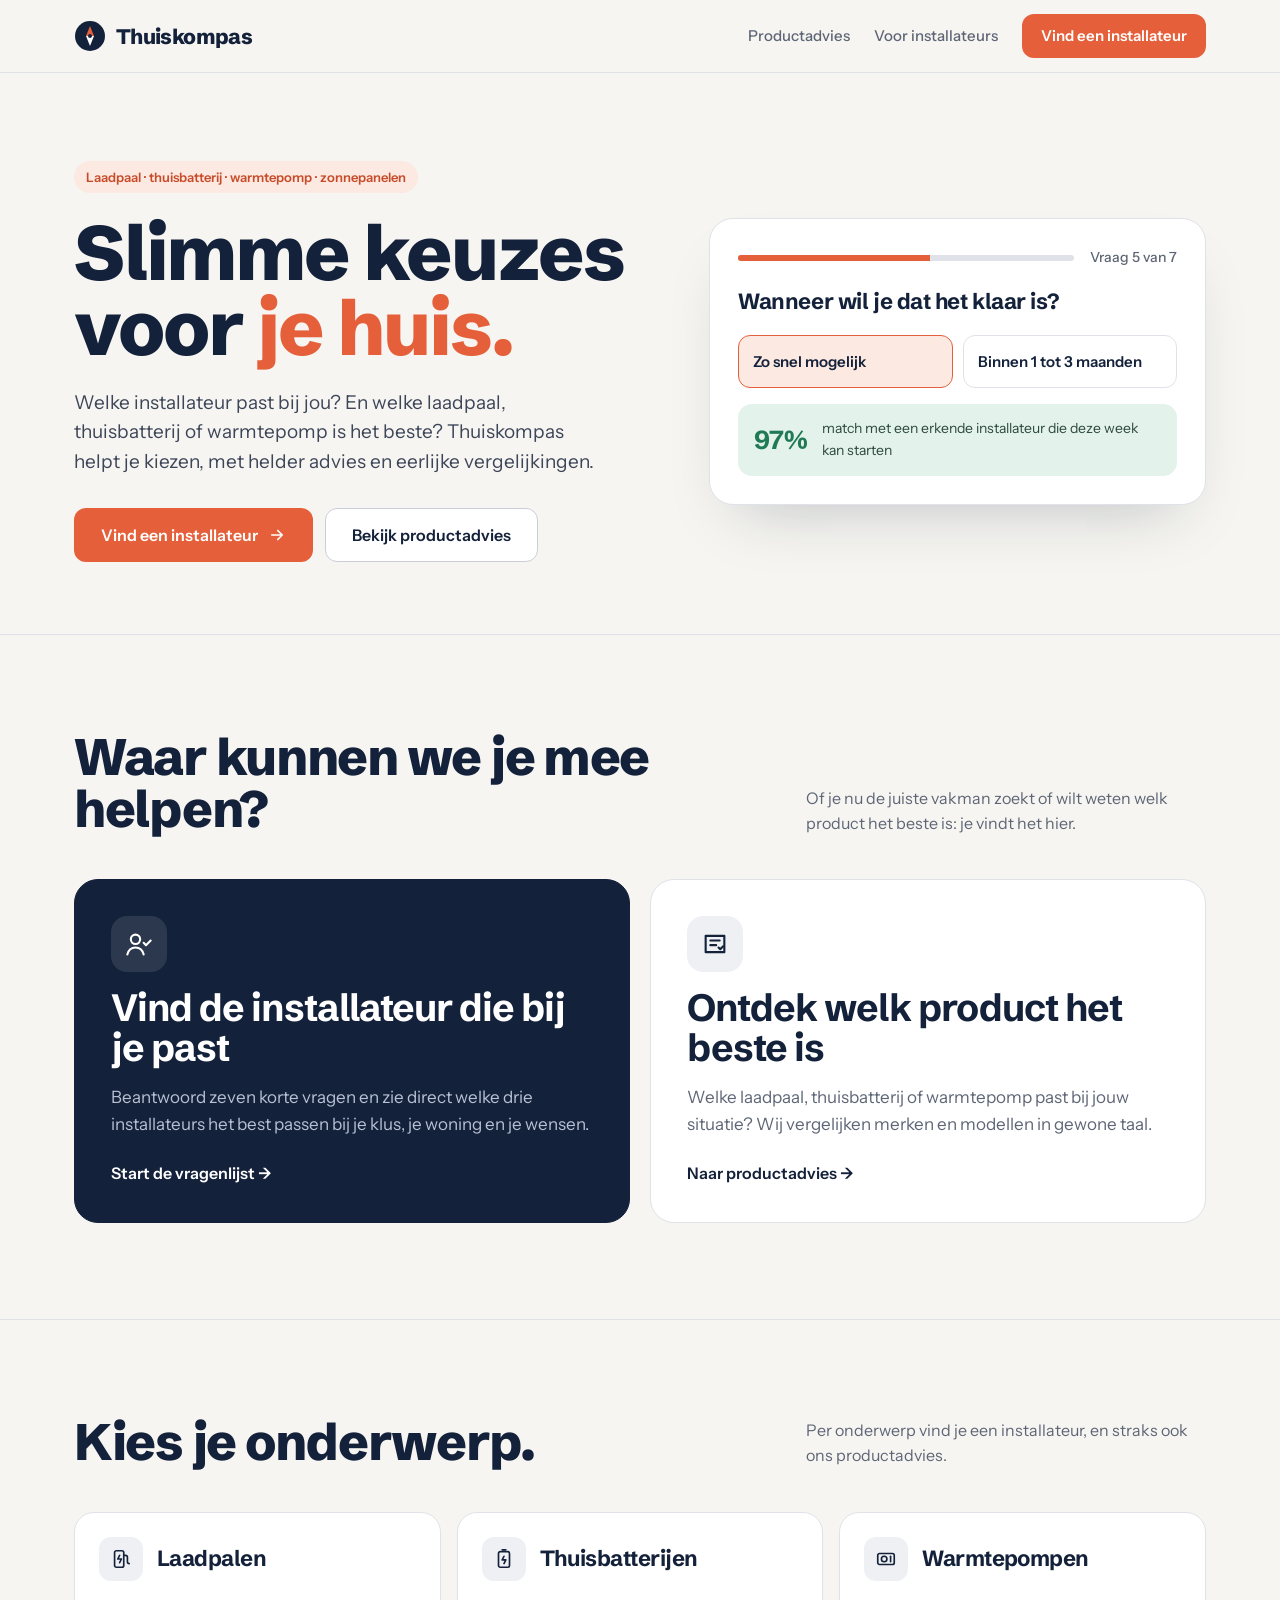
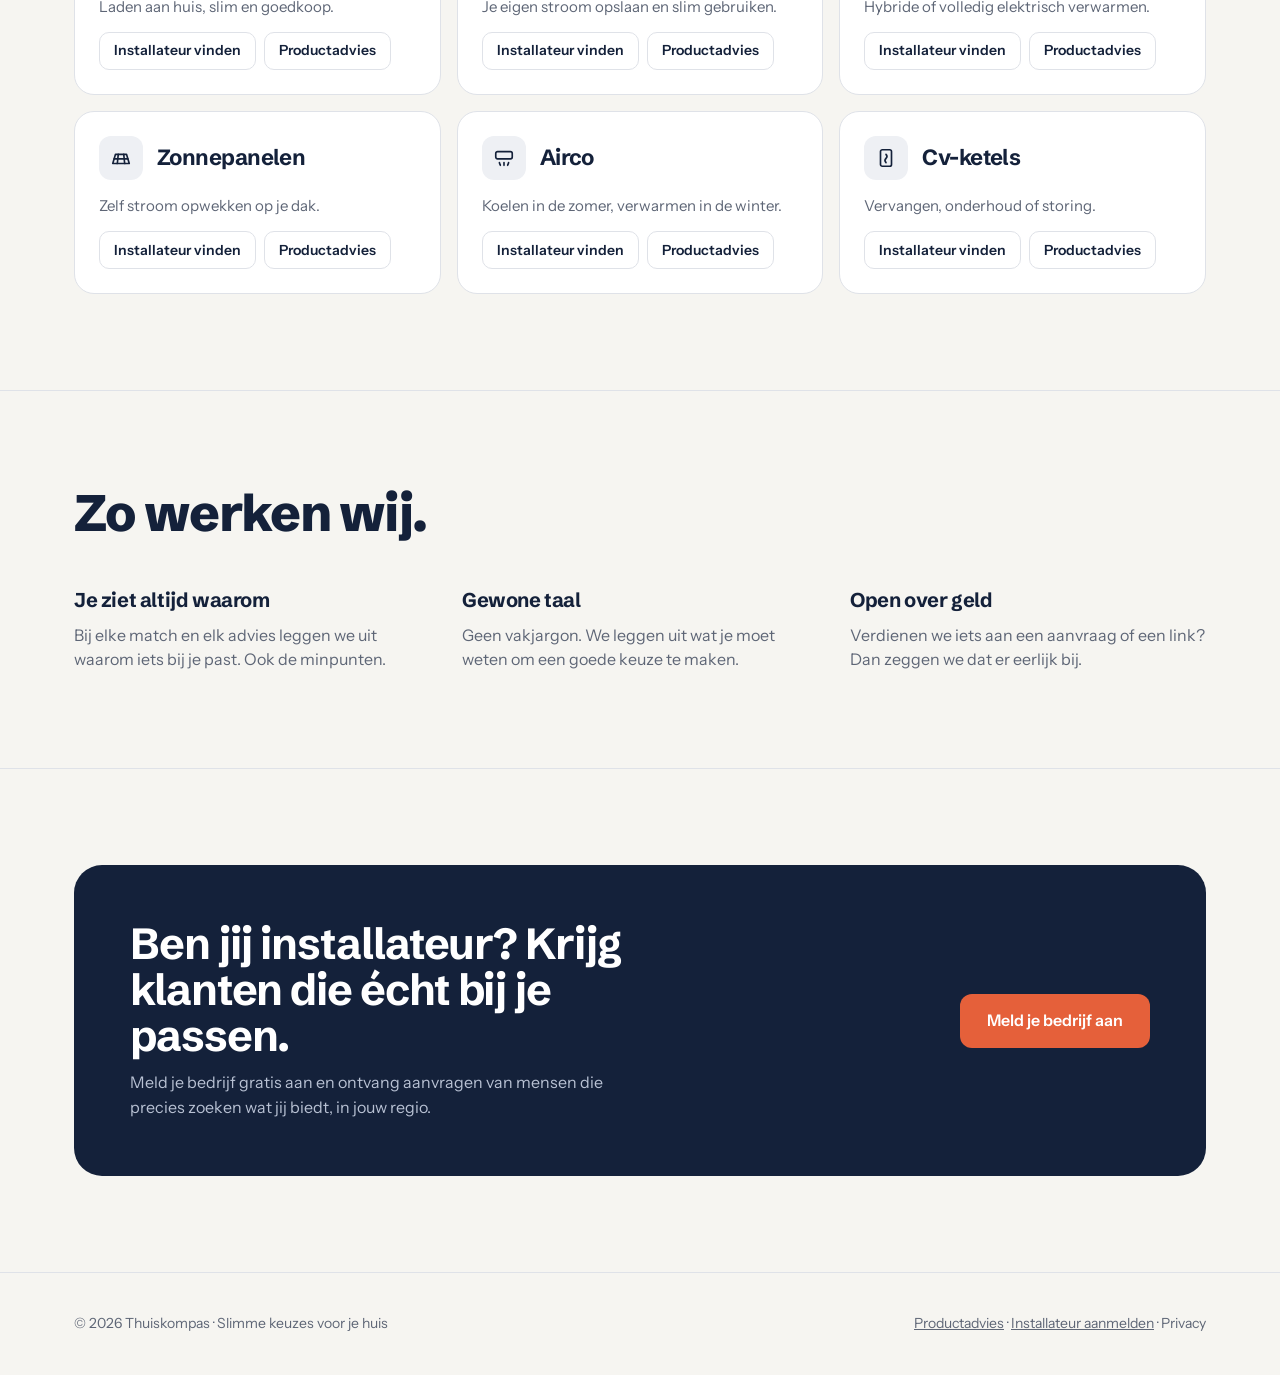
<file: index.html>
<!doctype html>
<html lang="nl">
<head>
<meta charset="utf-8">
<meta name="viewport" content="width=device-width, initial-scale=1">
<title>Thuiskompas – Slimme keuzes voor je huis</title>
<meta name="description" content="Vind de installateur die bij je past en ontdek welke laadpaal, thuisbatterij of warmtepomp het beste is. Helder advies, zonder gedoe.">
<link rel="preconnect" href="https://fonts.googleapis.com">
<link rel="preconnect" href="https://fonts.gstatic.com" crossorigin>
<link href="https://fonts.googleapis.com/css2?family=Schibsted+Grotesk:wght@500;700;800&family=Instrument+Sans:wght@400;500;600&display=swap" rel="stylesheet">
<link rel="stylesheet" href="site.css">
</head>
<body>
<div id="kop"></div>

<main>
  <section class="hero">
    <div class="wrap hero-rij">
      <div>
        <span class="label">Laadpaal · thuisbatterij · warmtepomp · zonnepanelen</span>
        <h1>Slimme keuzes voor <span>je huis.</span></h1>
        <p>Welke installateur past bij jou? En welke laadpaal, thuisbatterij of warmtepomp is het beste? Thuiskompas helpt je kiezen, met helder advies en eerlijke vergelijkingen.</p>
        <div class="hero-knoppen">
          <a href="installateur-vinden.html" class="btn btn-accent">Vind een installateur
            <svg width="18" height="18" viewBox="0 0 24 24" fill="none" stroke="currentColor" stroke-width="2.2" stroke-linecap="round" stroke-linejoin="round" aria-hidden="true"><path d="M5 12h14M13 6l6 6-6 6"/></svg></a>
          <a href="advies.html" class="btn btn-rand">Bekijk productadvies</a>
        </div>
      </div>
      <div class="voorproef" aria-hidden="true">
        <div class="voortgang" style="margin:0"><div class="balk"><i style="width:57%"></i></div><span>Vraag 5 van 7</span></div>
        <div class="vraag">Wanneer wil je dat het klaar is?</div>
        <div class="vb-opties">
          <div class="aan">Zo snel mogelijk</div>
          <div>Binnen 1 tot 3 maanden</div>
        </div>
        <div class="vb-match"><b>97%</b><span>match met een erkende installateur die deze week kan starten</span></div>
      </div>
    </div>
  </section>

  <!-- Twee pijlers -->
  <section class="sectie">
    <div class="wrap">
      <div class="sectie-kop">
        <h2>Waar kunnen we je mee helpen?</h2>
        <p>Of je nu de juiste vakman zoekt of wilt weten welk product het beste is: je vindt het hier.</p>
      </div>
      <div class="pijlers">
        <a class="pijler donker" href="installateur-vinden.html">
          <span class="icoon"><svg width="28" height="28" viewBox="0 0 24 24" fill="none" stroke="#fff" stroke-width="1.8" stroke-linecap="round" stroke-linejoin="round" aria-hidden="true"><circle cx="9" cy="8" r="4"/><path d="M2 21c1-4 4-6 7-6s6 2 7 6"/><path d="M16 11l2 2 4-4"/></svg></span>
          <h2>Vind de installateur die bij je past</h2>
          <p>Beantwoord zeven korte vragen en zie direct welke drie installateurs het best passen bij je klus, je woning en je wensen.</p>
          <span class="meer">Start de vragenlijst →</span>
        </a>
        <a class="pijler" href="advies.html">
          <span class="icoon"><svg width="28" height="28" viewBox="0 0 24 24" fill="none" stroke="currentColor" stroke-width="1.8" stroke-linecap="round" stroke-linejoin="round" aria-hidden="true"><path d="M4 5h16v14H4z"/><path d="M8 9h8M8 13h5"/><path d="M15 15l1.5 1.5L19 14"/></svg></span>
          <h2>Ontdek welk product het beste is</h2>
          <p>Welke laadpaal, thuisbatterij of warmtepomp past bij jouw situatie? Wij vergelijken merken en modellen in gewone taal.</p>
          <span class="meer">Naar productadvies →</span>
        </a>
      </div>
    </div>
  </section>

  <!-- Onderwerpen -->
  <section class="sectie">
    <div class="wrap">
      <div class="sectie-kop">
        <h2>Kies je onderwerp.</h2>
        <p>Per onderwerp vind je een installateur, en straks ook ons productadvies.</p>
      </div>
      <div class="onderwerpen" id="onderwerpen"></div>
    </div>
  </section>

  <!-- Hoe we werken -->
  <section class="sectie">
    <div class="wrap">
      <div class="sectie-kop"><h2>Zo werken wij.</h2></div>
      <div class="belofte">
        <div><b>Je ziet altijd waarom</b><span>Bij elke match en elk advies leggen we uit waarom iets bij je past. Ook de minpunten.</span></div>
        <div><b>Gewone taal</b><span>Geen vakjargon. We leggen uit wat je moet weten om een goede keuze te maken.</span></div>
        <div><b>Open over geld</b><span>Verdienen we iets aan een aanvraag of een link? Dan zeggen we dat er eerlijk bij.</span></div>
      </div>
    </div>
  </section>

  <section class="sectie">
    <div class="wrap">
      <div class="installateur-cta">
        <div>
          <h2>Ben jij installateur? Krijg klanten die écht bij je passen.</h2>
          <p>Meld je bedrijf gratis aan en ontvang aanvragen van mensen die precies zoeken wat jij biedt, in jouw regio.</p>
        </div>
        <a href="aanmelden.html" class="btn btn-accent">Meld je bedrijf aan</a>
      </div>
    </div>
  </section>
</main>

<div id="voet"></div>

<script src="site.js"></script>
<script>
const ONDERWERPEN = [
  { id: 'laadpaal', naam: 'Laadpalen', tekst: 'Laden aan huis, slim en goedkoop.', d: '<rect x="5" y="3" width="10" height="18" rx="2"/><path d="M15 8h2a2 2 0 0 1 2 2v5a2 2 0 0 0 2 2M10.5 8l-2 4h4l-2 4"/>' },
  { id: 'thuisbatterij', naam: 'Thuisbatterijen', tekst: 'Je eigen stroom opslaan en slim gebruiken.', d: '<rect x="6" y="4" width="12" height="17" rx="2"/><path d="M10 2h4M12 9l-2 4h4l-2 4"/>' },
  { id: 'warmtepomp', naam: 'Warmtepompen', tekst: 'Hybride of volledig elektrisch verwarmen.', d: '<rect x="3" y="6" width="18" height="12" rx="2"/><circle cx="10" cy="12" r="3"/><path d="M17 9v6"/>' },
  { id: 'zonnepanelen', naam: 'Zonnepanelen', tekst: 'Zelf stroom opwekken op je dak.', d: '<path d="M3 18l3-10h12l3 10z"/><path d="M9 8l-1 10M15 8l1 10M4.5 13h15"/>' },
  { id: 'airco', naam: 'Airco', tekst: 'Koelen in de zomer, verwarmen in de winter.', d: '<rect x="3" y="5" width="18" height="8" rx="2"/><path d="M7 17c0 1.5 1 2 1 3M12 17v3M17 17c0 1.5-1 2-1 3"/>' },
  { id: 'cv-ketel', naam: 'Cv-ketels', tekst: 'Vervangen, onderhoud of storing.', d: '<rect x="6" y="3" width="12" height="18" rx="2"/><path d="M12 8c1.5 1.5 1.5 3 0 4.5s-1.5 3 0 4.5"/>' }
];
document.getElementById('onderwerpen').innerHTML = ONDERWERPEN.map(o => `
  <div class="onderwerp">
    <div class="onderwerp-kop"><span class="icoon"><svg width="22" height="22" viewBox="0 0 24 24" fill="none" stroke="currentColor" stroke-width="1.8" stroke-linecap="round" stroke-linejoin="round" aria-hidden="true">${o.d}</svg></span><h3>${o.naam}</h3></div>
    <p>${o.tekst}</p>
    <div class="links">
      <a class="chip" href="installateur-vinden.html?klus=${o.id}">Installateur vinden</a>
      <a class="chip" href="advies.html#${o.id}">Productadvies</a>
    </div>
  </div>`).join('');
</script>
</body>
</html>
</file>
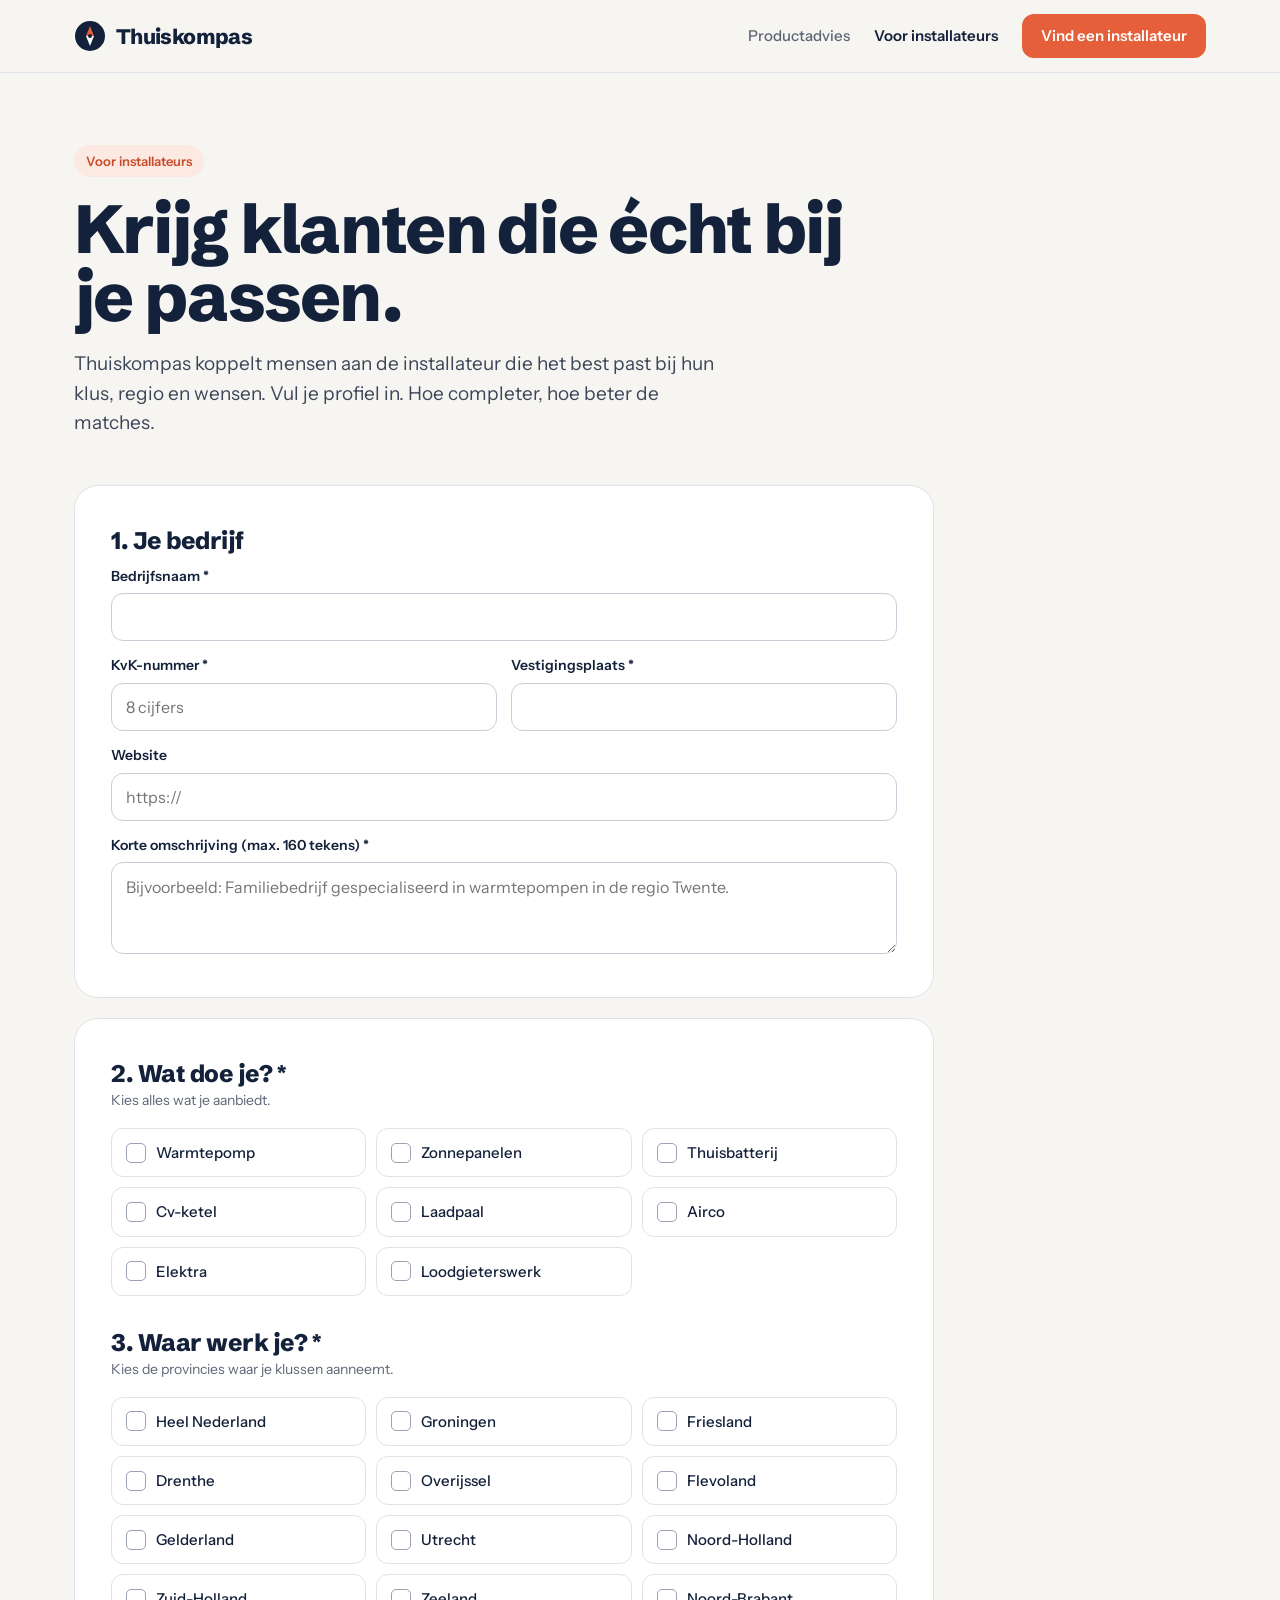
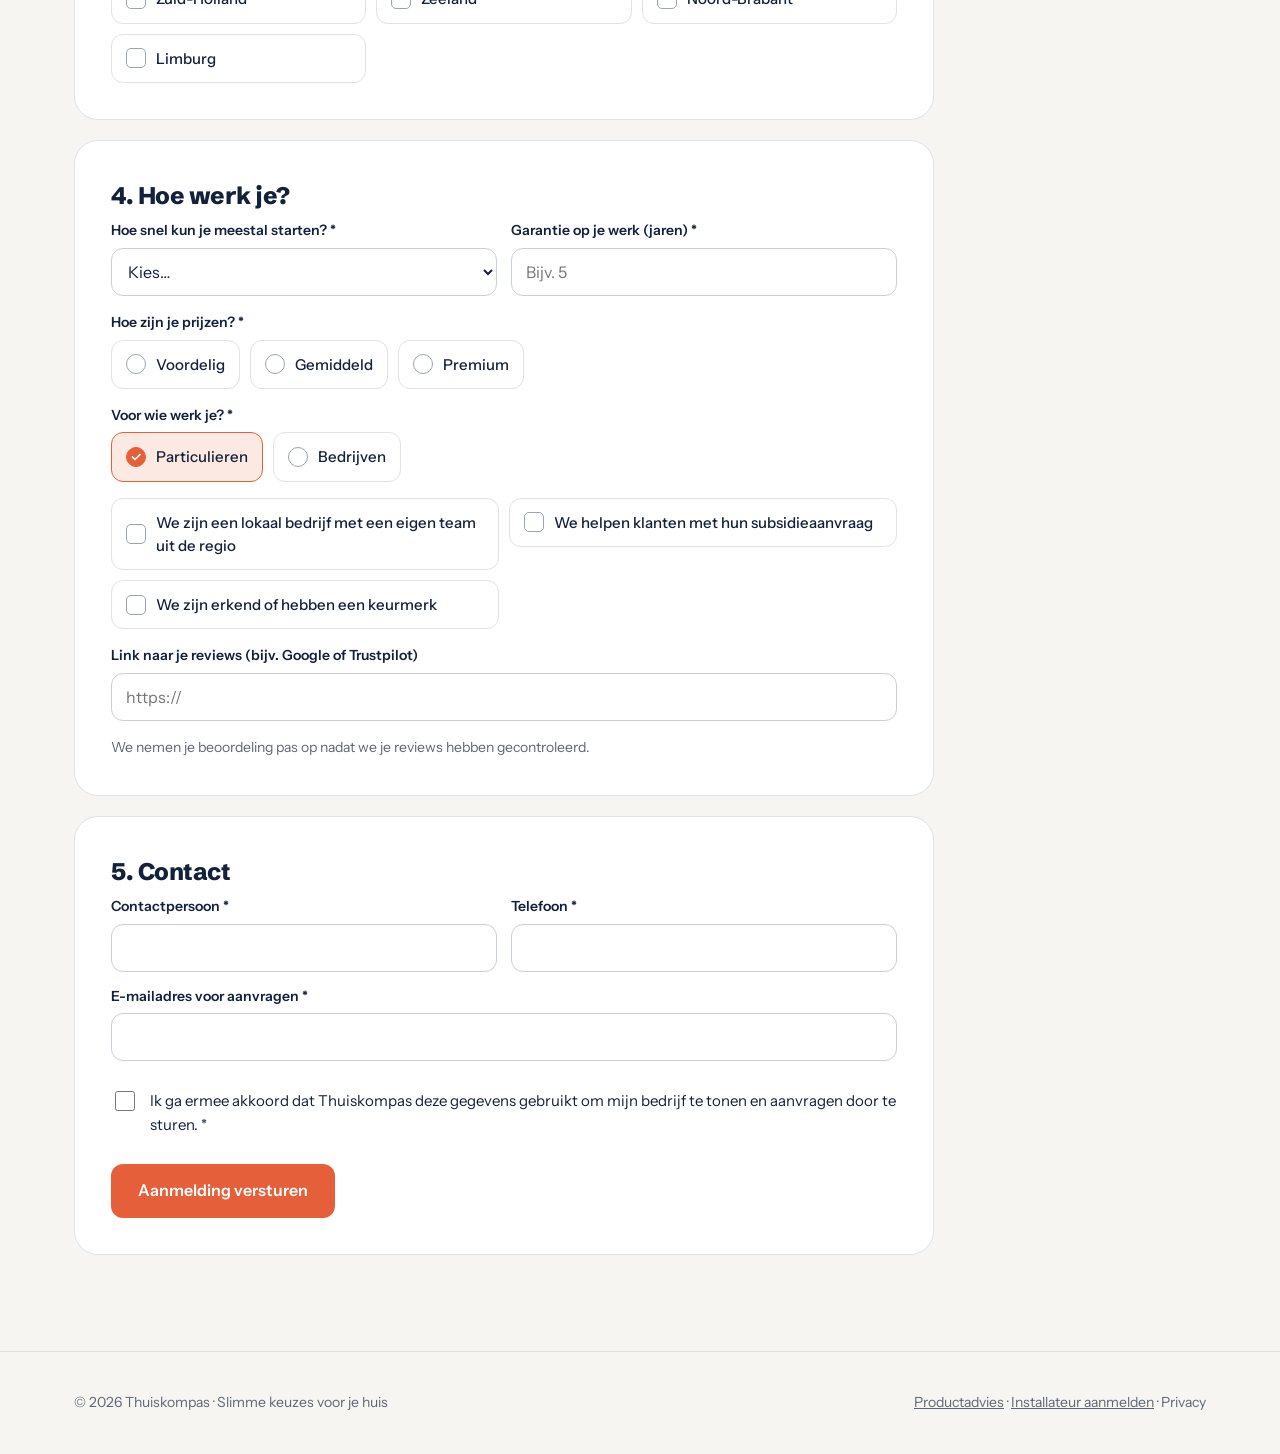
<file: aanmelden.html>
<!doctype html>
<html lang="nl">
<head>
<meta charset="utf-8">
<meta name="viewport" content="width=device-width, initial-scale=1">
<title>Installateur aanmelden – Thuiskompas</title>
<meta name="description" content="Meld je installatiebedrijf aan bij Thuiskompas en ontvang aanvragen van klanten die bij je passen.">
<link rel="preconnect" href="https://fonts.googleapis.com">
<link rel="preconnect" href="https://fonts.gstatic.com" crossorigin>
<link href="https://fonts.googleapis.com/css2?family=Schibsted+Grotesk:wght@500;700;800&family=Instrument+Sans:wght@400;500;600&display=swap" rel="stylesheet">
<link rel="stylesheet" href="site.css">
</head>
<body>
<div id="kop" data-actief="aanmelden"></div>

<main>
  <section class="pagina-kop">
    <div class="wrap">
      <span class="label">Voor installateurs</span>
      <h1>Krijg klanten die écht bij je passen.</h1>
      <p>Thuiskompas koppelt mensen aan de installateur die het best past bij hun klus, regio en wensen. Vul je profiel in. Hoe completer, hoe beter de matches.</p>
    </div>
  </section>

  <div class="wrap" style="padding-bottom:96px">
    <form id="aanmeldForm" novalidate>
      <div class="form-blok">
        <fieldset>
          <legend>1. Je bedrijf</legend>
          <div class="velden">
            <div class="breed"><label for="naam">Bedrijfsnaam *</label><input id="naam" name="naam" required autocomplete="organization"></div>
            <div><label for="kvk">KvK-nummer *</label><input id="kvk" name="kvk" required inputmode="numeric" pattern="[0-9]{8}" maxlength="8" placeholder="8 cijfers"></div>
            <div><label for="plaats">Vestigingsplaats *</label><input id="plaats" name="plaats" required autocomplete="address-level2"></div>
            <div class="breed"><label for="website">Website</label><input id="website" name="website" type="url" placeholder="https://"></div>
            <div class="breed"><label for="omschrijving">Korte omschrijving (max. 160 tekens) *</label><textarea id="omschrijving" name="omschrijving" required maxlength="160" placeholder="Bijvoorbeeld: Familiebedrijf gespecialiseerd in warmtepompen in de regio Twente."></textarea></div>
          </div>
        </fieldset>
      </div>

      <div class="form-blok">
        <fieldset>
          <legend>2. Wat doe je? *</legend>
          <p class="hint">Kies alles wat je aanbiedt.</p>
          <div class="vinkjes" id="dienstenVakjes"></div>
        </fieldset>
        <fieldset>
          <legend>3. Waar werk je? *</legend>
          <p class="hint">Kies de provincies waar je klussen aanneemt.</p>
          <div class="vinkjes" id="provincieVakjes"></div>
        </fieldset>
      </div>

      <div class="form-blok">
        <fieldset>
          <legend>4. Hoe werk je?</legend>
          <div class="velden">
            <div><label for="startBinnenWeken">Hoe snel kun je meestal starten? *</label>
              <select id="startBinnenWeken" name="startBinnenWeken" required>
                <option value="">Kies…</option>
                <option value="1">Binnen 1 week</option><option value="2">Binnen 2 weken</option><option value="3">Binnen 3 weken</option>
                <option value="4">Binnen 4 weken</option><option value="6">Binnen 6 weken</option><option value="8">Langer dan 6 weken</option>
              </select></div>
            <div><label for="garantieJaren">Garantie op je werk (jaren) *</label><input id="garantieJaren" name="garantieJaren" type="number" min="0" max="25" required placeholder="Bijv. 5"></div>
          </div>
          <div>
            <div class="velden" style="display:block"><label>Hoe zijn je prijzen? *</label></div>
            <div class="radio-rij">
              <div class="vinkje"><input type="radio" name="prijsniveau" id="p1" value="1" required><label for="p1">Voordelig</label></div>
              <div class="vinkje"><input type="radio" name="prijsniveau" id="p2" value="2"><label for="p2">Gemiddeld</label></div>
              <div class="vinkje"><input type="radio" name="prijsniveau" id="p3" value="3"><label for="p3">Premium</label></div>
            </div>
          </div>
          <div>
            <div class="velden" style="display:block"><label>Voor wie werk je? *</label></div>
            <div class="radio-rij">
              <div class="vinkje"><input type="checkbox" name="klant" id="k1" value="particulier" checked><label for="k1">Particulieren</label></div>
              <div class="vinkje"><input type="checkbox" name="klant" id="k2" value="zakelijk"><label for="k2">Bedrijven</label></div>
            </div>
          </div>
          <div class="vinkjes" style="grid-template-columns:repeat(2,minmax(0,1fr))">
            <div class="vinkje"><input type="checkbox" name="lokaal" id="lokaal"><label for="lokaal">We zijn een lokaal bedrijf met een eigen team uit de regio</label></div>
            <div class="vinkje"><input type="checkbox" name="subsidiehulp" id="subsidiehulp"><label for="subsidiehulp">We helpen klanten met hun subsidieaanvraag</label></div>
            <div class="vinkje"><input type="checkbox" name="keurmerk" id="keurmerk"><label for="keurmerk">We zijn erkend of hebben een keurmerk</label></div>
          </div>
          <div class="velden" id="keurmerkVeld" hidden>
            <div class="breed"><label for="keurmerkNaam">Welke erkenning of welk keurmerk?</label><input id="keurmerkNaam" name="keurmerkNaam" placeholder="Bijvoorbeeld: lid van een brancheorganisatie, of een keurmerk"></div>
          </div>
          <div class="velden">
            <div class="breed"><label for="reviews">Link naar je reviews (bijv. Google of Trustpilot)</label><input id="reviews" name="reviews" type="url" placeholder="https://"></div>
          </div>
          <p class="hint" style="margin:0">We nemen je beoordeling pas op nadat we je reviews hebben gecontroleerd.</p>
        </fieldset>
      </div>

      <div class="form-blok">
        <fieldset>
          <legend>5. Contact</legend>
          <div class="velden">
            <div><label for="contactpersoon">Contactpersoon *</label><input id="contactpersoon" name="contactpersoon" required autocomplete="name"></div>
            <div><label for="telefoon">Telefoon *</label><input id="telefoon" name="telefoon" type="tel" required autocomplete="tel"></div>
            <div class="breed"><label for="email">E-mailadres voor aanvragen *</label><input id="email" name="email" type="email" required autocomplete="email"></div>
          </div>
        </fieldset>
        <label class="akkoord"><input type="checkbox" id="akkoord" required> <span>Ik ga ermee akkoord dat Thuiskompas deze gegevens gebruikt om mijn bedrijf te tonen en aanvragen door te sturen. *</span></label>
        <p class="foutje" id="fout" role="alert"></p>
        <div><button type="submit" class="btn btn-accent" id="verstuur">Aanmelding versturen</button></div>
      </div>
    </form>

    <div class="bedankt" id="bedankt" hidden>
      <span class="label" style="align-self:flex-start">Aanmelding ontvangen</span>
      <h2>Bedankt voor je aanmelding!</h2>
      <p style="margin:0;color:var(--grijs)">We controleren je gegevens en zetten je profiel zo snel mogelijk online. Je hoort van ons via e-mail.</p>
      <div><a class="btn btn-inkt" href="./">Terug naar Thuiskompas</a></div>
    </div>
  </div>
</main>

<div id="voet"></div>

<script src="site.js"></script>
<script>
const CONFIG = {
  // Formspree-adres voor aanmeldingen, bijv. 'https://formspree.io/f/abcdwxyz'
  aanmeldFormulier: ''
};
const DIENSTEN = [['warmtepomp','Warmtepomp'],['zonnepanelen','Zonnepanelen'],['thuisbatterij','Thuisbatterij'],['cv-ketel','Cv-ketel'],['laadpaal','Laadpaal'],['airco','Airco'],['elektra','Elektra'],['sanitair','Loodgieterswerk']];
const PROVINCIES = ['Heel Nederland','Groningen','Friesland','Drenthe','Overijssel','Flevoland','Gelderland','Utrecht','Noord-Holland','Zuid-Holland','Zeeland','Noord-Brabant','Limburg'];
const $ = id => document.getElementById(id);
const vakje = (naam, waarde, label, i) => `<div class="vinkje"><input type="checkbox" name="${naam}" id="${naam}-${i}" value="${waarde}"><label for="${naam}-${i}">${label}</label></div>`;
$('dienstenVakjes').innerHTML = DIENSTEN.map(([w, l], i) => vakje('dienst', w, l, i)).join('');
$('provincieVakjes').innerHTML = PROVINCIES.map((p, i) => vakje('provincie', p, p, i)).join('');

// "Heel Nederland" sluit losse provincies uit
$('provincieVakjes').addEventListener('change', e => {
  const alles = $('provincieVakjes').querySelector('input[value="Heel Nederland"]');
  if (e.target === alles && alles.checked) $('provincieVakjes').querySelectorAll('input').forEach(i => { if (i !== alles) i.checked = false; });
  else if (e.target !== alles && e.target.checked) alles.checked = false;
});
$('keurmerk').addEventListener('change', () => { $('keurmerkVeld').hidden = !$('keurmerk').checked; });

const slug = s => s.toLowerCase().normalize('NFD').replace(/[̀-ͯ]/g, '').replace(/[^a-z0-9]+/g, '-').replace(/^-|-$/g, '').slice(0, 40);

$('aanmeldForm').addEventListener('submit', async e => {
  e.preventDefault();
  const form = $('aanmeldForm');
  const fout = $('fout');
  fout.textContent = '';
  const gekozen = naam => [...form.querySelectorAll(`input[name="${naam}"]:checked`)].map(i => i.value);
  if (!form.checkValidity()) { form.reportValidity(); fout.textContent = 'Vul alle verplichte velden in.'; return; }
  if (!gekozen('dienst').length) { fout.textContent = 'Kies minstens één dienst.'; return; }
  if (!gekozen('provincie').length) { fout.textContent = 'Kies minstens één provincie.'; return; }
  if (!gekozen('klant').length) { fout.textContent = 'Kies voor wie je werkt.'; return; }

  const v = Object.fromEntries(new FormData(form));
  // Profiel in precies het formaat van installateurs.json, zodat je het in de beheerpagina kunt plakken
  const profiel = {
    id: slug(v.naam) + '-' + v.kvk.slice(-4),
    naam: v.naam.trim(),
    plaats: v.plaats.trim(),
    provincies: gekozen('provincie'),
    diensten: gekozen('dienst'),
    prijsniveau: +v.prijsniveau,
    startBinnenWeken: +v.startBinnenWeken,
    garantieJaren: +v.garantieJaren,
    beoordeling: null,
    keurmerk: $('keurmerk').checked,
    subsidiehulp: $('subsidiehulp').checked,
    lokaal: $('lokaal').checked,
    zakelijk: gekozen('klant').includes('zakelijk'),
    omschrijving: v.omschrijving.trim(),
    website: v.website.trim()
  };
  const intern = { kvk: v.kvk, keurmerkNaam: v.keurmerkNaam || '', reviews: v.reviews || '', contactpersoon: v.contactpersoon, telefoon: v.telefoon, email: v.email };

  const knop = $('verstuur');
  knop.disabled = true; knop.textContent = 'Bezig met versturen…';
  try {
    if (!CONFIG.aanmeldFormulier) throw new Error('niet-ingesteld');
    const r = await fetch(CONFIG.aanmeldFormulier, {
      method: 'POST', headers: { 'Content-Type': 'application/json', 'Accept': 'application/json' },
      body: JSON.stringify({ _subject: `Nieuwe aanmelding: ${profiel.naam}`, ...intern, email: v.email, profiel_om_te_plakken: JSON.stringify(profiel) })
    });
    if (!r.ok) throw new Error('verzenden');
    form.hidden = true; $('bedankt').hidden = false; window.scrollTo({ top: 0 });
  } catch (err) {
    fout.textContent = err.message === 'niet-ingesteld'
      ? 'Aanmelden is binnenkort mogelijk. Probeer het later nog eens.'
      : 'Versturen is niet gelukt. Probeer het later opnieuw.';
    knop.disabled = false; knop.textContent = 'Aanmelding versturen';
  }
});
</script>
</body>
</html>
</file>
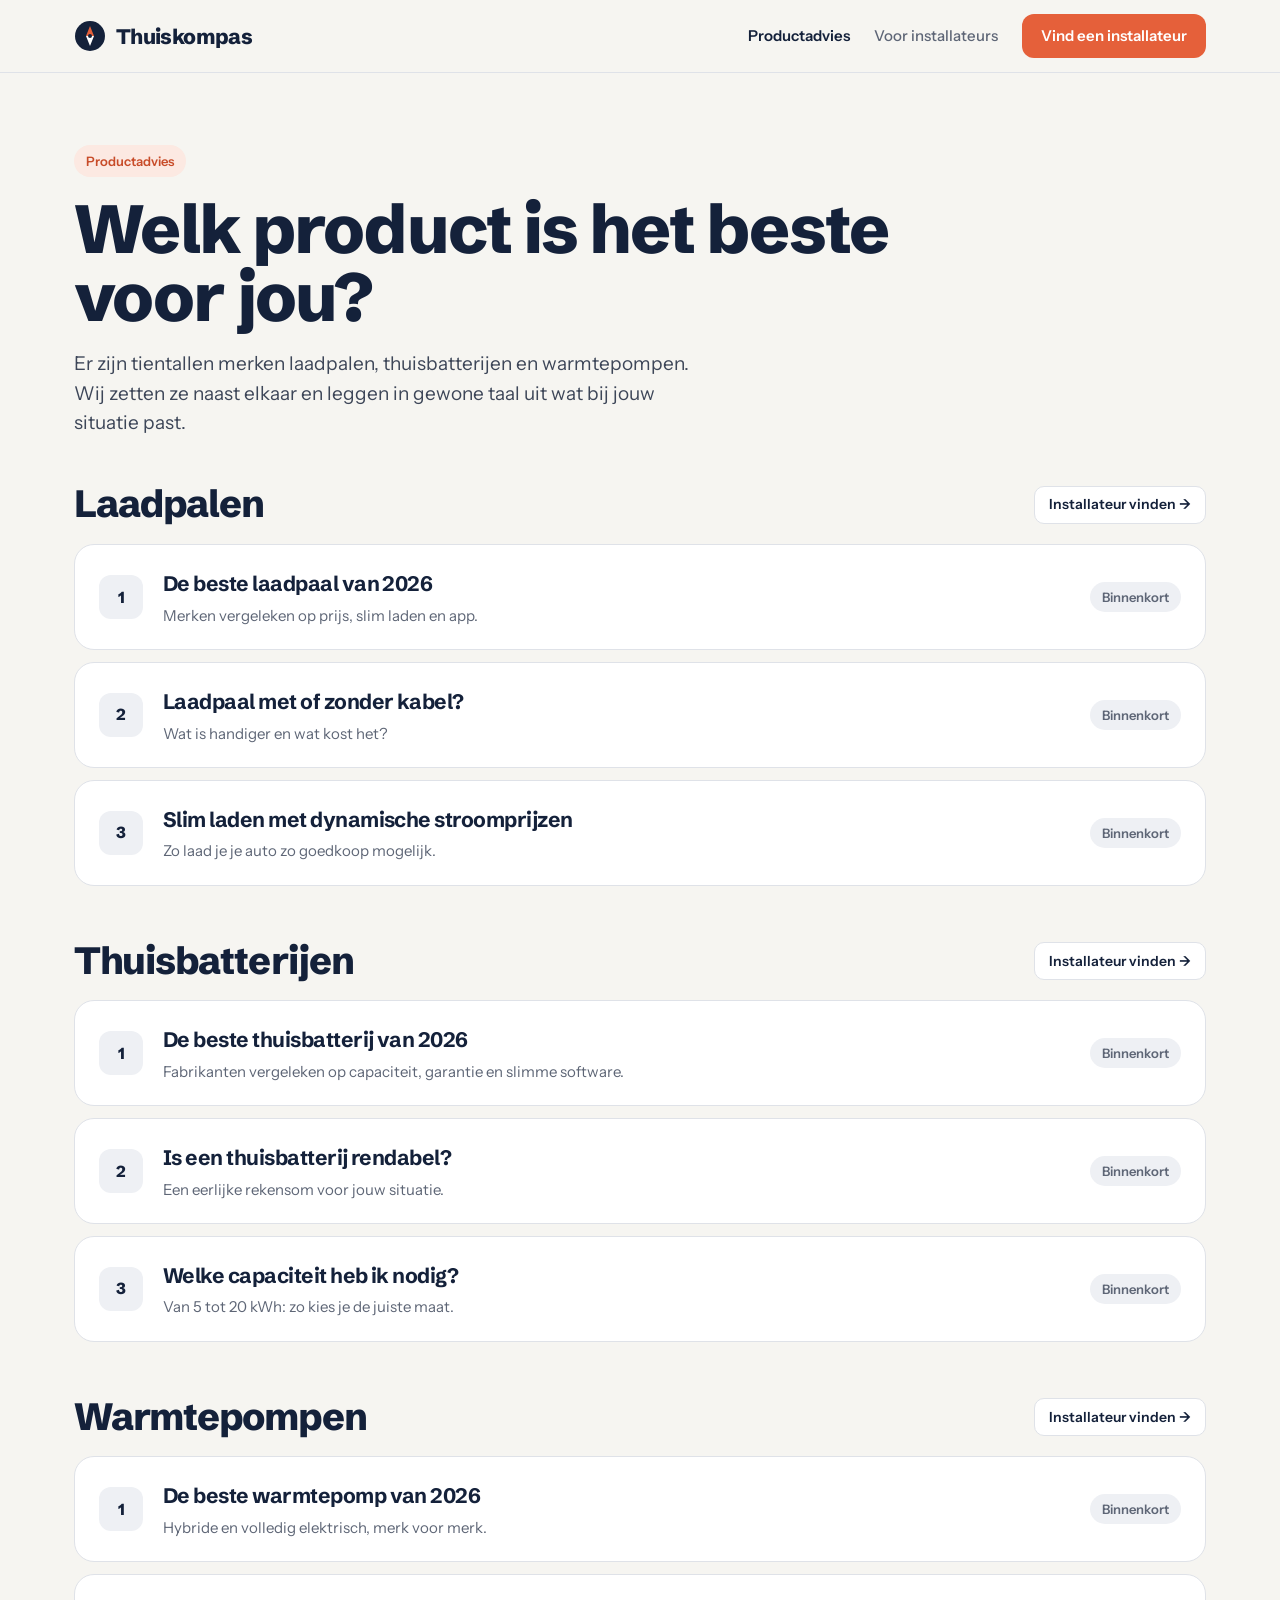
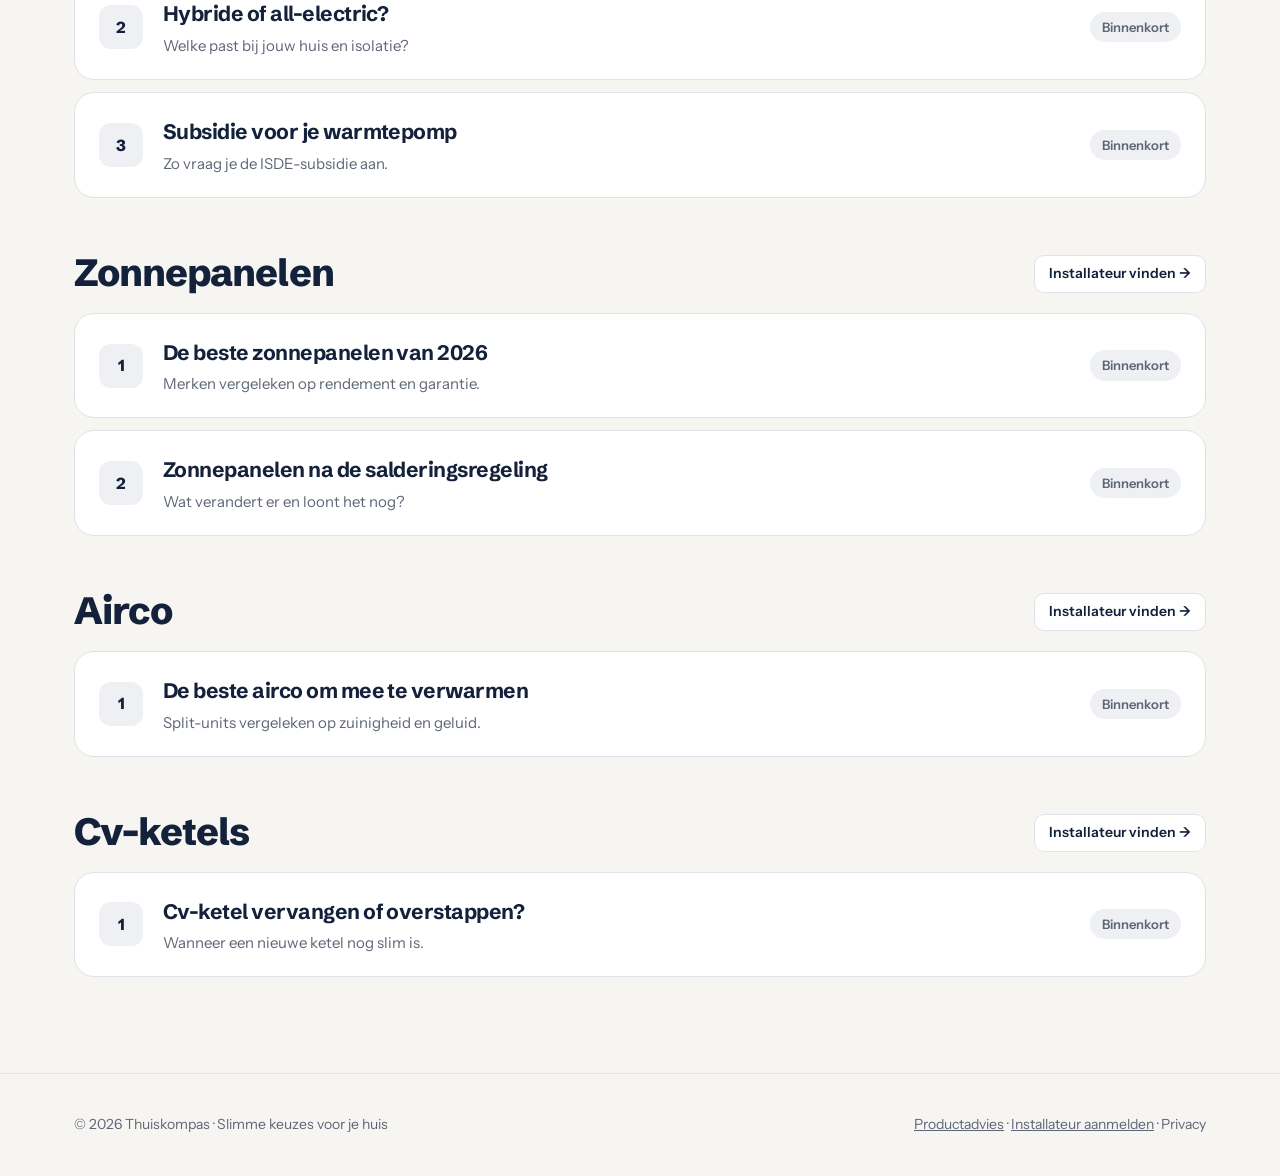
<file: advies.html>
<!doctype html>
<html lang="nl">
<head>
<meta charset="utf-8">
<meta name="viewport" content="width=device-width, initial-scale=1">
<title>Productadvies – Thuiskompas</title>
<meta name="description" content="Welke laadpaal, thuisbatterij, warmtepomp of zonnepanelen passen bij jou? Vergelijkingen en koopadvies in gewone taal.">
<link rel="preconnect" href="https://fonts.googleapis.com">
<link rel="preconnect" href="https://fonts.gstatic.com" crossorigin>
<link href="https://fonts.googleapis.com/css2?family=Schibsted+Grotesk:wght@500;700;800&family=Instrument+Sans:wght@400;500;600&display=swap" rel="stylesheet">
<link rel="stylesheet" href="site.css">
</head>
<body>
<div id="kop" data-actief="advies"></div>

<main>
  <section class="pagina-kop">
    <div class="wrap">
      <span class="label">Productadvies</span>
      <h1>Welk product is het beste voor jou?</h1>
      <p>Er zijn tientallen merken laadpalen, thuisbatterijen en warmtepompen. Wij zetten ze naast elkaar en leggen in gewone taal uit wat bij jouw situatie past.</p>
    </div>
  </section>

  <div class="wrap" id="gidsenLijst" style="padding-bottom:96px;display:flex;flex-direction:column;gap:56px"></div>
</main>

<div id="voet"></div>

<script src="site.js"></script>
<script>
// Status: 'binnenkort' of een link naar de gids (bijv. 'advies/beste-laadpaal.html')
const GIDSEN = [
  { id: 'laadpaal', onderwerp: 'Laadpalen', gidsen: [
    { titel: 'De beste laadpaal van 2026', tekst: 'Merken vergeleken op prijs, slim laden en app.' },
    { titel: 'Laadpaal met of zonder kabel?', tekst: 'Wat is handiger en wat kost het?' },
    { titel: 'Slim laden met dynamische stroomprijzen', tekst: 'Zo laad je je auto zo goedkoop mogelijk.' }
  ] },
  { id: 'thuisbatterij', onderwerp: 'Thuisbatterijen', gidsen: [
    { titel: 'De beste thuisbatterij van 2026', tekst: 'Fabrikanten vergeleken op capaciteit, garantie en slimme software.' },
    { titel: 'Is een thuisbatterij rendabel?', tekst: 'Een eerlijke rekensom voor jouw situatie.' },
    { titel: 'Welke capaciteit heb ik nodig?', tekst: 'Van 5 tot 20 kWh: zo kies je de juiste maat.' }
  ] },
  { id: 'warmtepomp', onderwerp: 'Warmtepompen', gidsen: [
    { titel: 'De beste warmtepomp van 2026', tekst: 'Hybride en volledig elektrisch, merk voor merk.' },
    { titel: 'Hybride of all-electric?', tekst: 'Welke past bij jouw huis en isolatie?' },
    { titel: 'Subsidie voor je warmtepomp', tekst: 'Zo vraag je de ISDE-subsidie aan.' }
  ] },
  { id: 'zonnepanelen', onderwerp: 'Zonnepanelen', gidsen: [
    { titel: 'De beste zonnepanelen van 2026', tekst: 'Merken vergeleken op rendement en garantie.' },
    { titel: 'Zonnepanelen na de salderingsregeling', tekst: 'Wat verandert er en loont het nog?' }
  ] },
  { id: 'airco', onderwerp: 'Airco', gidsen: [
    { titel: 'De beste airco om mee te verwarmen', tekst: 'Split-units vergeleken op zuinigheid en geluid.' }
  ] },
  { id: 'cv-ketel', onderwerp: 'Cv-ketels', gidsen: [
    { titel: 'Cv-ketel vervangen of overstappen?', tekst: 'Wanneer een nieuwe ketel nog slim is.' }
  ] }
];

document.getElementById('gidsenLijst').innerHTML = GIDSEN.map(g => `
  <section id="${g.id}" style="scroll-margin-top:96px">
    <div class="sectie-kop" style="margin-bottom:20px">
      <h2 style="font-size:clamp(28px,3vw,38px)">${g.onderwerp}</h2>
      <a class="chip" href="installateur-vinden.html?klus=${g.id}">Installateur vinden →</a>
    </div>
    <div class="gidsen">
      ${g.gidsen.map((x, n) => `
        <div class="gids">
          <span class="icoon" style="font-family:'Schibsted Grotesk',sans-serif;font-weight:800">${n + 1}</span>
          <div><h3>${x.titel}</h3><p>${x.tekst}</p></div>
          ${x.link ? `<a class="btn btn-inkt" href="${x.link}" style="height:44px">Lees de gids</a>` : '<span class="status">Binnenkort</span>'}
        </div>`).join('')}
    </div>
  </section>`).join('');
</script>
</body>
</html>
</file>
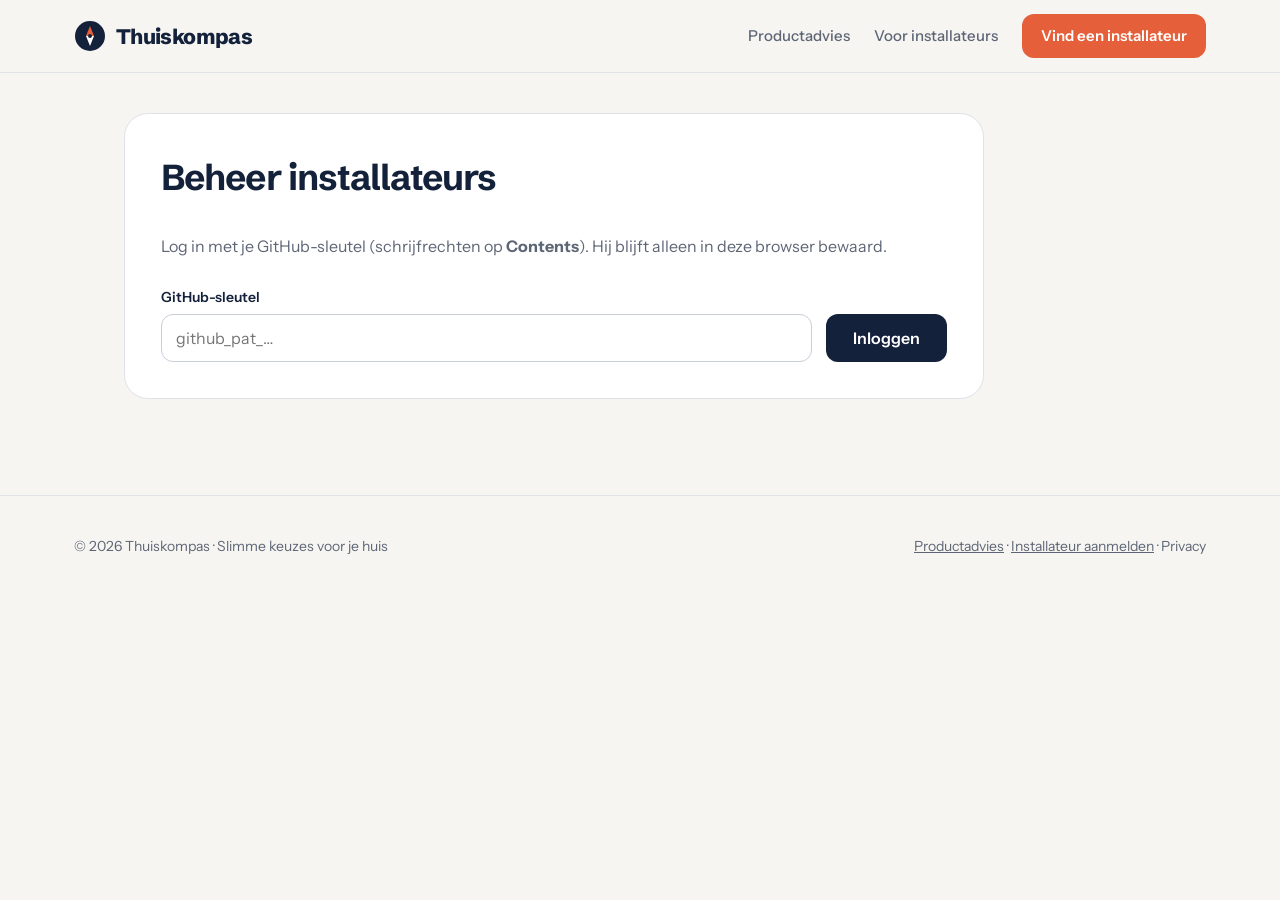
<file: beheer-installateurs.html>
<!doctype html>
<html lang="nl">
<head>
<meta charset="utf-8">
<meta name="viewport" content="width=device-width, initial-scale=1">
<meta name="robots" content="noindex, nofollow">
<title>Beheer installateurs – Thuiskompas</title>
<link rel="preconnect" href="https://fonts.googleapis.com">
<link rel="preconnect" href="https://fonts.gstatic.com" crossorigin>
<link href="https://fonts.googleapis.com/css2?family=Schibsted+Grotesk:wght@500;700;800&family=Instrument+Sans:wght@400;500;600&display=swap" rel="stylesheet">
<link rel="stylesheet" href="site.css">
<style>
.beheer{padding:40px 24px 96px;max-width:1080px}
.kop-rij{display:flex;flex-wrap:wrap;justify-content:space-between;align-items:end;gap:16px;margin-bottom:24px}
.kop-rij h1{font-size:clamp(32px,4vw,44px)}
.kop-rij p{margin:6px 0 0;color:var(--grijs)}
.tellers{display:grid;grid-template-columns:repeat(4,minmax(0,1fr));gap:12px;margin-bottom:20px}
.teller{background:var(--wit);border:1px solid var(--lijn);border-radius:16px;padding:16px 18px}
.teller b{display:block;font-family:'Schibsted Grotesk',sans-serif;font-size:30px;line-height:1.1}
.teller span{font-size:14px;color:var(--grijs)}
.werkbalk{display:flex;flex-wrap:wrap;gap:10px;align-items:center;margin-bottom:14px}
.werkbalk input[type=search],.werkbalk select{height:46px;border:1.5px solid #C9CED8;border-radius:12px;padding:0 14px;font:inherit;font-size:15px;background:#fff;color:var(--inkt)}
.werkbalk input[type=search]{flex:1 1 240px;min-width:0}
.melding{padding:12px 16px;border-radius:12px;font-weight:600;margin-bottom:16px}
.melding.ok{background:var(--groen-zacht);color:#14533A}
.melding.fout{background:#FBE1DE;color:#7A1A12}
.melding:empty{display:none}
.lijst{display:flex;flex-direction:column;gap:10px}
.rij{display:grid;grid-template-columns:minmax(0,1fr) auto;gap:16px;align-items:center;background:var(--wit);border:1px solid var(--lijn);border-radius:16px;padding:16px 18px}
.rij.verborgen{opacity:.6}
.rij .naam{font-weight:700;font-size:17px;display:flex;flex-wrap:wrap;gap:8px;align-items:center}
.rij .sub{color:var(--grijs);font-size:14px;margin-top:2px}
.rij .tags{display:flex;flex-wrap:wrap;gap:6px;margin-top:8px}
.tag{font-size:12px;font-weight:600;padding:3px 9px;border-radius:999px;background:var(--vlak)}
.rij .acties{display:flex;gap:8px;flex-wrap:wrap;justify-content:flex-end}
.rij .acties .btn{height:40px;padding:0 14px;font-size:14px}
.leeg-blok{background:var(--wit);border:1px dashed #C9CED8;border-radius:16px;padding:40px;text-align:center;color:var(--grijs)}
.paneel{display:flex;flex-direction:column;gap:20px}
.paneel-kop{display:flex;justify-content:space-between;align-items:center;gap:12px;flex-wrap:wrap}
.paneel-kop h2{font-size:30px}
.plak-blok{background:var(--vlak);border-radius:16px;padding:16px 18px}
.plak-blok summary{cursor:pointer;font-weight:600}
.plak-blok textarea{width:100%;min-height:110px;margin-top:12px;padding:12px;border:1.5px solid #C9CED8;border-radius:12px;font:13px/1.5 ui-monospace,Menlo,Consolas,monospace;resize:vertical}
.auto-blok{background:var(--inkt);color:#fff;border-radius:20px;padding:24px;display:flex;flex-direction:column;gap:14px}
.auto-blok h3{font-size:22px}
.auto-blok p{margin:0;color:#B8C1D3;font-size:15px}
.auto-rij{display:flex;gap:10px;flex-wrap:wrap}
.auto-rij input{flex:1 1 280px;min-width:0;height:52px;border:none;border-radius:12px;padding:0 16px;font:inherit;font-size:16px;color:var(--inkt)}
.auto-status{display:flex;gap:10px;align-items:center;font-weight:600;font-size:15px}
.auto-status:empty{display:none}
.draai{width:18px;height:18px;border:2.5px solid rgba(255,255,255,.35);border-top-color:#fff;border-radius:50%;animation:draai .8s linear infinite;flex:0 0 auto}
@keyframes draai{to{transform:rotate(360deg)}}
.wacht{display:grid;grid-template-columns:auto minmax(0,1fr) auto;gap:14px;align-items:center;background:var(--wit);border:1.5px dashed #C9CED8;border-radius:16px;padding:14px 18px}
.wacht.klaar{border:1.5px solid var(--groen);background:#F5FBF8}
.wacht.fout{border:1.5px solid #E4B4AE;background:#FFF8F7}
.wacht .draai{border-color:rgba(20,33,58,.2);border-top-color:var(--inkt)}
.wacht b{display:block}
.wacht small{color:var(--grijs);font-size:14px;overflow-wrap:anywhere}
.wacht .acties{display:flex;gap:8px;flex-wrap:wrap;justify-content:flex-end}
.wacht .acties .btn{height:40px;padding:0 14px;font-size:14px}
.wacht .stip{width:12px;height:12px;border-radius:50%;background:var(--groen)}
.wacht.fout .stip{background:#B42318}
@media (max-width:700px){.wacht{grid-template-columns:auto minmax(0,1fr)}.wacht .acties{grid-column:1/-1;justify-content:flex-start}}
.gevonden{background:var(--groen-zacht);border-radius:16px;padding:18px 20px;font-size:15px;color:#14533A}
.gevonden b{display:block;margin-bottom:6px}
.gevonden ul{margin:6px 0 0;padding-left:20px}
.gevonden .let-op{margin-top:10px;color:#6A4A0C;background:#FFF7E6;border-radius:10px;padding:10px 12px}
.score-veld{display:flex;gap:8px;align-items:center}
.score-veld input{max-width:110px}
.opslaan-balk{position:sticky;bottom:0;background:rgba(246,245,241,.95);backdrop-filter:blur(6px);border-top:1px solid var(--lijn);padding:14px 0;display:flex;gap:10px;justify-content:flex-end;flex-wrap:wrap;margin-top:4px}
@media (max-width:700px){
  .tellers{grid-template-columns:repeat(2,minmax(0,1fr))}
  .rij{grid-template-columns:1fr}
  .rij .acties{justify-content:flex-start}
}
</style>
</head>
<body>
<div id="kop"></div>

<main class="wrap beheer">
  <div id="melding" class="melding" role="status"></div>

  <!-- Inloggen -->
  <section id="login" class="form-blok" hidden>
    <h1 style="font-size:36px">Beheer installateurs</h1>
    <p style="margin:0;color:var(--grijs)">Log in met je GitHub-sleutel (schrijfrechten op <b>Contents</b>). Hij blijft alleen in deze browser bewaard.</p>
    <form id="loginForm" class="velden" style="grid-template-columns:1fr auto;align-items:end">
      <div><label for="token">GitHub-sleutel</label><input id="token" type="password" autocomplete="off" required placeholder="github_pat_…"></div>
      <button class="btn btn-inkt" type="submit" style="height:48px">Inloggen</button>
    </form>
  </section>

  <!-- Overzicht -->
  <section id="overzicht" hidden>
    <div class="kop-rij">
      <div><h1>Installateurs</h1><p>Toevoegen, bewerken en verbergen. Wijzigingen staan na ongeveer een minuut live.</p></div>
      <div style="display:flex;gap:10px;flex-wrap:wrap">
        <a class="btn btn-rand" href="installateur-vinden.html" target="_blank">Bekijk de tool ↗</a>
        <button class="btn btn-accent" id="nieuwKnop">+ Nieuwe installateur</button>
      </div>
    </div>
    <div class="auto-blok" id="autoBlok" style="margin-bottom:20px">
      <h3>Installateur toevoegen met een link</h3>
      <p>Plak de website van een installateur. AI leest de site en maakt het profiel: diensten, werkgebied en een omschrijving. Je kunt ook meerdere links tegelijk plakken.</p>
      <form class="auto-rij" id="autoForm">
        <label for="autoUrl" class="sr-only">Website van de installateur</label>
        <input id="autoUrl" type="text" inputmode="url" placeholder="www.installateur.nl" required autocomplete="off">
        <button class="btn btn-accent" type="submit" id="autoKnop" style="height:52px">Toevoegen</button>
      </form>
      <div class="auto-status" id="autoStatus" role="status"></div>
    </div>
    <div id="wachtrijBlok" class="lijst" style="margin-bottom:24px" hidden></div>
    <div class="tellers" id="tellers"></div>
    <div class="werkbalk">
      <label for="zoek" class="sr-only">Zoeken</label>
      <input type="search" id="zoek" placeholder="Zoek op naam of plaats">
      <label for="filterDienst" class="sr-only">Filter op dienst</label>
      <select id="filterDienst"><option value="">Alle diensten</option></select>
      <label for="filterProv" class="sr-only">Filter op provincie</label>
      <select id="filterProv"><option value="">Alle provincies</option></select>
      <button class="btn btn-rand" id="demoWeg" style="height:46px;font-size:14px" hidden>Voorbeeldprofielen verwijderen</button>
    </div>
    <div class="lijst" id="lijst"></div>
  </section>

  <!-- Toevoegen / bewerken -->
  <section id="paneel" class="paneel" hidden>
    <div class="paneel-kop">
      <h2 id="paneelTitel">Nieuwe installateur</h2>
      <button class="btn btn-tekst" id="terugKnop">← Terug naar overzicht</button>
    </div>

    <div class="gevonden" id="gevonden" hidden></div>

    <details class="plak-blok" id="plakBlok">
      <summary>Aanmelding uit de mail? Plak hier het profiel om alles in te vullen</summary>
      <textarea id="plak" placeholder='{"naam":"…","plaats":"…", …}' aria-label="Profiel uit de aanmeldmail"></textarea>
      <div style="margin-top:10px"><button class="btn btn-inkt" type="button" id="plakKnop" style="height:42px;font-size:14px">Formulier invullen</button></div>
    </details>

    <form id="form" novalidate>
      <input type="hidden" id="id">
      <div class="form-blok">
        <fieldset>
          <legend>Bedrijf</legend>
          <div class="velden">
            <div class="breed"><label for="naam">Bedrijfsnaam *</label><input id="naam" required></div>
            <div><label for="plaats">Vestigingsplaats *</label><input id="plaats" required></div>
            <div><label for="website">Website</label><input id="website" type="url" placeholder="https://"></div>
            <div class="breed"><label for="omschrijving">Korte omschrijving (max. 160 tekens)</label><textarea id="omschrijving" maxlength="160"></textarea></div>
          </div>
        </fieldset>
      </div>

      <div class="form-blok">
        <fieldset><legend>Diensten *</legend><div class="vinkjes" id="dienstVakjes"></div></fieldset>
        <fieldset><legend>Werkgebied *</legend><div class="vinkjes" id="provVakjes"></div></fieldset>
      </div>

      <div class="form-blok">
        <fieldset>
          <legend>Werkwijze</legend>
          <div>
            <div class="velden" style="display:block"><label>Prijsniveau *</label></div>
            <div class="radio-rij">
              <div class="vinkje"><input type="radio" name="prijsniveau" id="p1" value="1"><label for="p1">Voordelig</label></div>
              <div class="vinkje"><input type="radio" name="prijsniveau" id="p2" value="2" checked><label for="p2">Gemiddeld</label></div>
              <div class="vinkje"><input type="radio" name="prijsniveau" id="p3" value="3"><label for="p3">Premium</label></div>
            </div>
          </div>
          <div class="velden">
            <div><label for="startBinnenWeken">Kan starten binnen *</label>
              <select id="startBinnenWeken">
                <option value="1">1 week</option><option value="2">2 weken</option><option value="3">3 weken</option>
                <option value="4" selected>4 weken</option><option value="6">6 weken</option><option value="8">8 weken of later</option>
              </select></div>
            <div><label for="garantieJaren">Garantie (jaren) *</label><input id="garantieJaren" type="number" min="0" max="25" value="2"></div>
            <div class="breed"><label for="beoordeling">Gecontroleerde reviewscore (1 tot 5)</label>
              <div class="score-veld"><input id="beoordeling" type="number" min="1" max="5" step="0.1" placeholder="–"><span style="color:var(--grijs);font-size:14px">Alleen invullen als je de reviews zelf hebt gecontroleerd.</span></div></div>
          </div>
          <div class="vinkjes" style="grid-template-columns:repeat(2,minmax(0,1fr))">
            <div class="vinkje"><input type="checkbox" id="keurmerk"><label for="keurmerk">Erkend / heeft een keurmerk</label></div>
            <div class="vinkje"><input type="checkbox" id="subsidiehulp"><label for="subsidiehulp">Helpt met subsidieaanvraag</label></div>
            <div class="vinkje"><input type="checkbox" id="lokaal"><label for="lokaal">Lokaal bedrijf met eigen team</label></div>
            <div class="vinkje"><input type="checkbox" id="zakelijk"><label for="zakelijk">Werkt ook voor bedrijven</label></div>
            <div class="vinkje"><input type="checkbox" id="verborgen"><label for="verborgen">Tijdelijk verbergen in de tool</label></div>
          </div>
        </fieldset>
      </div>

      <p class="foutje" id="formFout" role="alert" style="margin-top:16px"></p>
      <div class="opslaan-balk">
        <button type="button" class="btn btn-rand" id="annuleer">Annuleren</button>
        <button type="submit" class="btn btn-accent" id="opslaan">Opslaan</button>
      </div>
    </form>
  </section>
</main>

<div id="voet"></div>

<script src="site.js"></script>
<script>
const API = 'https://api.github.com/repos/gijsvdijk24-code/kopeninrijssen/contents/installateurs.json';
const DIENSTEN = [['warmtepomp','Warmtepomp'],['zonnepanelen','Zonnepanelen'],['thuisbatterij','Thuisbatterij'],['cv-ketel','Cv-ketel'],['laadpaal','Laadpaal'],['airco','Airco'],['elektra','Elektra'],['sanitair','Loodgieter']];
const PROVINCIES = ['Heel Nederland','Groningen','Friesland','Drenthe','Overijssel','Flevoland','Gelderland','Utrecht','Noord-Holland','Zuid-Holland','Zeeland','Noord-Brabant','Limburg'];
const dienstNaam = Object.fromEntries(DIENSTEN);

let token = ''; try { token = localStorage.getItem('kir_token') || ''; } catch (e) {}
let lijst = [], sha = null;
const $ = id => document.getElementById(id);
const esc = s => String(s ?? '').replace(/[&<>"']/g, c => ({'&':'&amp;','<':'&lt;','>':'&gt;','"':'&quot;',"'":'&#39;'}[c]));
const headers = () => ({ Authorization: 'Bearer ' + token, Accept: 'application/vnd.github+json' });
const naar64 = s => { const b = new TextEncoder().encode(s); let x = ''; b.forEach(c => x += String.fromCharCode(c)); return btoa(x); };
const van64 = s => new TextDecoder().decode(Uint8Array.from(atob(s.replace(/\n/g, '')), c => c.charCodeAt(0)));
const slug = s => s.toLowerCase().normalize('NFD').replace(/[̀-ͯ]/g, '').replace(/[^a-z0-9]+/g, '-').replace(/^-|-$/g, '').slice(0, 40);
let meldTimer;
function melding(t, soort = 'ok') {
  const m = $('melding'); m.textContent = t; m.className = 'melding ' + soort;
  clearTimeout(meldTimer); if (soort === 'ok') meldTimer = setTimeout(() => { m.textContent = ''; }, 5000);
  window.scrollTo({ top: 0, behavior: 'smooth' });
}

// ===== GitHub =====
async function laden() {
  const r = await fetch(API + '?ref=main&t=' + Date.now(), { headers: headers(), cache: 'no-store' });
  if (r.status === 401 || r.status === 403) throw new Error('sleutel');
  if (r.status === 404) { lijst = []; sha = null; return; }
  if (!r.ok) throw new Error('GitHub gaf fout ' + r.status);
  const d = await r.json(); sha = d.sha;
  try { lijst = JSON.parse(van64(d.content)); } catch (e) { lijst = []; }
  if (!Array.isArray(lijst)) lijst = [];
}
async function wijzig(bericht, fn) {
  for (let poging = 0; poging < 3; poging++) {
    if (poging) await laden();
    const nieuw = fn(JSON.parse(JSON.stringify(lijst)));
    const body = { message: bericht, content: naar64(JSON.stringify(nieuw, null, 2) + '\n'), branch: 'main' };
    if (sha) body.sha = sha;
    const r = await fetch(API, { method: 'PUT', headers: headers(), body: JSON.stringify(body) });
    if (r.ok) { sha = (await r.json()).content.sha; lijst = nieuw; return; }
    if (r.status !== 409 && r.status !== 422) throw new Error('Opslaan mislukt (' + r.status + '). Controleer je sleutel.');
  }
  throw new Error('Opslaan lukte niet. Herlaad de pagina en probeer opnieuw.');
}

// ===== Overzicht =====
$('filterDienst').innerHTML += DIENSTEN.map(([w, l]) => `<option value="${w}">${l}</option>`).join('');
$('filterProv').innerHTML += PROVINCIES.map(p => `<option>${p}</option>`).join('');

function toonOverzicht() {
  $('login').hidden = true; $('paneel').hidden = true; $('overzicht').hidden = false;
  const echt = lijst.filter(i => !i.demo).length;
  const demo = lijst.filter(i => i.demo).length;
  const zichtbaar = lijst.filter(i => !i.verborgen).length;
  const zonderScore = lijst.filter(i => !i.demo && typeof i.beoordeling !== 'number').length;
  $('tellers').innerHTML = [
    [echt, 'echte installateurs'], [demo, 'voorbeeldprofielen'], [zichtbaar, 'zichtbaar in de tool'], [zonderScore, 'nog zonder reviewscore']
  ].map(([n, t]) => `<div class="teller"><b>${n}</b><span>${t}</span></div>`).join('');
  $('demoWeg').hidden = !demo;

  const q = $('zoek').value.trim().toLowerCase();
  const fd = $('filterDienst').value, fp = $('filterProv').value;
  const rijen = lijst.filter(i =>
    (!q || `${i.naam} ${i.plaats}`.toLowerCase().includes(q)) &&
    (!fd || (i.diensten || []).includes(fd)) &&
    (!fp || (i.provincies || []).includes(fp) || (i.provincies || []).includes('Heel Nederland'))
  ).sort((a, b) => (a.demo ? 1 : 0) - (b.demo ? 1 : 0) || a.naam.localeCompare(b.naam, 'nl'));

  $('lijst').innerHTML = !lijst.length
    ? '<div class="leeg-blok">Nog geen installateurs. Klik op <b>+ Nieuwe installateur</b> om te beginnen.</div>'
    : !rijen.length ? '<div class="leeg-blok">Niets gevonden met deze filters.</div>'
    : rijen.map(i => `
      <div class="rij ${i.verborgen ? 'verborgen' : ''}">
        <div>
          <div class="naam">${esc(i.naam)}
            ${i.demo ? '<span class="badge demo">Voorbeeld</span>' : ''}
            ${i.verborgen ? '<span class="badge">Verborgen</span>' : ''}
            ${i.keurmerk ? '<span class="badge">Erkend</span>' : ''}
          </div>
          <div class="sub">${esc(i.plaats)} · ${esc((i.provincies || []).join(', '))} · ${typeof i.beoordeling === 'number' ? 'score ' + String(i.beoordeling).replace('.', ',') : 'geen score'}</div>
          <div class="tags">${(i.diensten || []).map(d => `<span class="tag">${esc(dienstNaam[d] || d)}</span>`).join('')}</div>
        </div>
        <div class="acties">
          <button class="btn btn-inkt" data-bewerk="${esc(i.id)}">Bewerken</button>
          <button class="btn btn-rand" data-toggle="${esc(i.id)}">${i.verborgen ? 'Tonen' : 'Verbergen'}</button>
          <button class="btn btn-rand" data-weg="${esc(i.id)}" aria-label="${esc(i.naam)} verwijderen">Verwijderen</button>
        </div>
      </div>`).join('');
}
['zoek', 'filterDienst', 'filterProv'].forEach(id => $(id).addEventListener('input', toonOverzicht));

$('lijst').addEventListener('click', async e => {
  const b = e.target.closest('button'); if (!b) return;
  const id = b.dataset.bewerk || b.dataset.toggle || b.dataset.weg;
  const i = lijst.find(x => x.id === id); if (!i) return;
  if (b.dataset.bewerk) return openPaneel(i);
  try {
    if (b.dataset.toggle) {
      await wijzig((i.verborgen ? 'Getoond: ' : 'Verborgen: ') + i.naam, l => { const x = l.find(y => y.id === id); x.verborgen = !x.verborgen; if (!x.verborgen) delete x.verborgen; return l; });
      melding(i.verborgen ? `${i.naam} is weer zichtbaar.` : `${i.naam} is verborgen.`);
    } else if (b.dataset.weg) {
      if (!confirm(`${i.naam} definitief verwijderen?`)) return;
      await wijzig('Installateur verwijderd: ' + i.naam, l => l.filter(x => x.id !== id));
      melding(`${i.naam} is verwijderd.`);
    }
    toonOverzicht();
  } catch (err) { melding(err.message, 'fout'); }
});
$('demoWeg').addEventListener('click', async () => {
  if (!confirm('Alle voorbeeldprofielen verwijderen? Doe dit pas als er genoeg echte installateurs in staan.')) return;
  try { await wijzig('Voorbeeldprofielen verwijderd', l => l.filter(x => !x.demo)); melding('Voorbeeldprofielen verwijderd.'); toonOverzicht(); }
  catch (err) { melding(err.message, 'fout'); }
});

// ===== Formulier =====
const vakje = (naam, waarde, label, i) => `<div class="vinkje"><input type="checkbox" name="${naam}" id="${naam}-${i}" value="${waarde}"><label for="${naam}-${i}">${label}</label></div>`;
$('dienstVakjes').innerHTML = DIENSTEN.map(([w, l], i) => vakje('dienst', w, l, i)).join('');
$('provVakjes').innerHTML = PROVINCIES.map((p, i) => vakje('prov', p, p, i)).join('');
$('provVakjes').addEventListener('change', e => {
  const alles = $('provVakjes').querySelector('input[value="Heel Nederland"]');
  if (e.target === alles && alles.checked) $('provVakjes').querySelectorAll('input').forEach(x => { if (x !== alles) x.checked = false; });
  else if (e.target !== alles && e.target.checked) alles.checked = false;
});

function vulFormulier(i = {}) {
  $('id').value = i.id || '';
  $('naam').value = i.naam || ''; $('plaats').value = i.plaats || ''; $('website').value = i.website || ''; $('omschrijving').value = i.omschrijving || '';
  document.querySelectorAll('input[name="dienst"]').forEach(x => { x.checked = (i.diensten || []).includes(x.value); });
  document.querySelectorAll('input[name="prov"]').forEach(x => { x.checked = (i.provincies || []).includes(x.value); });
  const p = document.querySelector(`input[name="prijsniveau"][value="${i.prijsniveau || 2}"]`); if (p) p.checked = true;
  $('startBinnenWeken').value = String([1, 2, 3, 4, 6, 8].includes(+i.startBinnenWeken) ? i.startBinnenWeken : 4);
  $('garantieJaren').value = i.garantieJaren ?? 2;
  $('beoordeling').value = typeof i.beoordeling === 'number' ? i.beoordeling : '';
  ['keurmerk', 'subsidiehulp', 'lokaal', 'zakelijk', 'verborgen'].forEach(k => { $(k).checked = !!i[k]; });
  $('formFout').textContent = '';
}
function openPaneel(i) {
  vulFormulier(i || {});
  $('paneelTitel').textContent = i ? `${i.naam} bewerken` : 'Nieuwe installateur';
  $('plakBlok').hidden = !!i; $('plakBlok').open = false; $('plak').value = '';
  $('gevonden').hidden = true; huidigeAanvraag = null;
  $('overzicht').hidden = true; $('paneel').hidden = false;
  window.scrollTo({ top: 0 }); $('naam').focus({ preventScroll: true });
}
$('nieuwKnop').addEventListener('click', () => openPaneel(null));
['terugKnop', 'annuleer'].forEach(id => $(id).addEventListener('click', toonOverzicht));

// Profiel uit een aanmeldmail plakken
$('plakKnop').addEventListener('click', () => {
  let p;
  try { p = JSON.parse($('plak').value.trim()); } catch (e) { $('formFout').textContent = 'Dat lukte niet. Kopieer het hele profiel, van { tot en met }.'; return; }
  vulFormulier({ ...p, id: '', beoordeling: null });
  $('plakBlok').open = false;
  melding('Formulier ingevuld. Controleer de gegevens en klik op Opslaan.');
});

$('form').addEventListener('submit', async e => {
  e.preventDefault();
  const fout = $('formFout'); fout.textContent = '';
  const gekozen = n => [...document.querySelectorAll(`input[name="${n}"]:checked`)].map(x => x.value);
  const naam = $('naam').value.trim(), plaats = $('plaats').value.trim();
  if (!naam || !plaats) { fout.textContent = 'Vul de bedrijfsnaam en vestigingsplaats in.'; return; }
  if (!gekozen('dienst').length) { fout.textContent = 'Kies minstens één dienst.'; return; }
  if (!gekozen('prov').length) { fout.textContent = 'Kies minstens één provincie.'; return; }
  const website = $('website').value.trim();
  if (website && !/^https?:\/\//i.test(website)) { fout.textContent = 'De website moet beginnen met https://'; return; }
  const scoreTekst = $('beoordeling').value.trim().replace(',', '.');
  const score = scoreTekst === '' ? null : Math.max(1, Math.min(5, Math.round(parseFloat(scoreTekst) * 10) / 10));

  const bestaand = lijst.find(x => x.id === $('id').value);
  let id = bestaand ? bestaand.id : slug(naam) || 'installateur';
  if (!bestaand) { let n = 2, basis = id; while (lijst.some(x => x.id === id)) id = `${basis}-${n++}`; }

  const profiel = {
    id, naam, plaats,
    provincies: gekozen('prov'),
    diensten: gekozen('dienst'),
    prijsniveau: +(document.querySelector('input[name="prijsniveau"]:checked') || {}).value || 2,
    startBinnenWeken: +$('startBinnenWeken').value,
    garantieJaren: Math.max(0, +$('garantieJaren').value || 0),
    beoordeling: isNaN(score) ? null : score,
    keurmerk: $('keurmerk').checked,
    subsidiehulp: $('subsidiehulp').checked,
    lokaal: $('lokaal').checked,
    zakelijk: $('zakelijk').checked,
    omschrijving: $('omschrijving').value.trim().slice(0, 160),
    website
  };
  if ($('verborgen').checked) profiel.verborgen = true;
  if (bestaand && bestaand.demo) profiel.demo = true;

  const knop = $('opslaan'); knop.disabled = true; knop.textContent = 'Bezig met opslaan…';
  try {
    await wijzig((bestaand ? 'Installateur bijgewerkt: ' : 'Installateur toegevoegd: ') + naam, l => {
      const i = l.findIndex(x => x.id === id);
      if (i >= 0) l[i] = profiel; else l.push(profiel);
      return l;
    });
    if (huidigeAanvraag) {
      const weg = huidigeAanvraag; huidigeAanvraag = null;
      wachtrij = wachtrij.filter(x => x.id !== weg);
      wachtrijWijzig('Analyse verwerkt', l => l.filter(x => x.id !== weg)).catch(() => {});
    }
    toonOverzicht(); toonWachtrij();
    melding(`${naam} is ${bestaand ? 'bijgewerkt' : 'toegevoegd'}. Over ongeveer een minuut staat het live.`);
  } catch (err) { fout.textContent = err.message; }
  finally { knop.disabled = false; knop.textContent = 'Opslaan'; }
});

// ===== Automatisch invullen vanaf een website =====
const WACHTRIJ = 'https://api.github.com/repos/gijsvdijk24-code/kopeninrijssen/contents/installateurs-wachtrij.json';
async function wachtrijLaden() {
  const r = await fetch(WACHTRIJ + '?ref=main&t=' + Date.now(), { headers: headers(), cache: 'no-store' });
  if (r.status === 404) return { lijst: [], sha: null };
  if (!r.ok) throw new Error('GitHub gaf fout ' + r.status);
  const d = await r.json();
  let l = []; try { l = JSON.parse(van64(d.content)); } catch (e) {}
  return { lijst: Array.isArray(l) ? l : [], sha: d.sha };
}
async function wachtrijWijzig(bericht, fn) {
  for (let poging = 0; poging < 3; poging++) {
    const { lijst: l, sha: s } = await wachtrijLaden();
    const body = { message: bericht, content: naar64(JSON.stringify(fn(l), null, 2) + '\n'), branch: 'main' };
    if (s) body.sha = s;
    const r = await fetch(WACHTRIJ, { method: 'PUT', headers: headers(), body: JSON.stringify(body) });
    if (r.ok) return;
    if (r.status !== 409 && r.status !== 422) throw new Error('Opslaan mislukt (' + r.status + ').');
  }
  throw new Error('Het lukte niet om de analyse te starten. Probeer het opnieuw.');
}
let autoTimer = null;
let wachtrij = [];
let huidigeAanvraag = null;
function autoStatus(tekst, draait = false) { $('autoStatus').innerHTML = tekst ? `${draait ? '<span class="draai"></span>' : ''}<span>${esc(tekst)}</span>` : ''; }
const hostVan = u => { try { return new URL(u).hostname.replace(/^www\./, ''); } catch (e) { return u; } };

function toonWachtrij() {
  const blok = $('wachtrijBlok');
  blok.hidden = !wachtrij.length;
  blok.innerHTML = wachtrij.map(w => {
    const r = w.resultaat || {};
    if (w.status === 'ophalen') return `
      <div class="wacht"><span class="draai"></span>
        <div><b>${esc(hostVan(w.url))}</b><small>Website wordt gelezen en geanalyseerd… (meestal een minuut)</small></div>
        <div class="acties"><button class="btn btn-rand" data-annuleer="${esc(w.id)}">Annuleren</button></div></div>`;
    if (w.status === 'fout') return `
      <div class="wacht fout"><span class="stip"></span>
        <div><b>${esc(hostVan(w.url))}</b><small>Dat lukte niet: ${esc(w.fout || 'onbekende fout')}</small></div>
        <div class="acties"><button class="btn btn-rand" data-opnieuw="${esc(w.id)}">Opnieuw</button><button class="btn btn-rand" data-annuleer="${esc(w.id)}">Weggooien</button></div></div>`;
    return `
      <div class="wacht klaar"><span class="stip"></span>
        <div><b>${esc(r.naam || hostVan(w.url))}</b>
          <small>${esc(r.plaats || '')}${r.plaats ? ' · ' : ''}${esc((r.diensten || []).map(d => dienstNaam[d] || d).join(', ') || 'geen diensten gevonden')} · klaar om te controleren</small></div>
        <div class="acties"><button class="btn btn-accent" data-controleer="${esc(w.id)}">Controleren en toevoegen</button><button class="btn btn-rand" data-annuleer="${esc(w.id)}">Weggooien</button></div></div>`;
  }).join('');
  // Blijf kijken zolang er iets wordt geanalyseerd
  clearInterval(autoTimer);
  if (wachtrij.some(w => w.status === 'ophalen')) autoTimer = setInterval(verversWachtrij, 6000);
}
async function verversWachtrij() {
  try {
    const nieuw = (await wachtrijLaden()).lijst;
    const wasBezig = wachtrij.filter(w => w.status === 'ophalen').map(w => w.id);
    wachtrij = nieuw;
    const klaarNu = wachtrij.filter(w => wasBezig.includes(w.id) && w.status === 'klaar');
    if (klaarNu.length && !$('overzicht').hidden) melding(klaarNu.length === 1 ? `${klaarNu[0].resultaat?.naam || 'De installateur'} is klaar om te controleren.` : `${klaarNu.length} installateurs zijn klaar om te controleren.`);
    toonWachtrij();
  } catch (e) { /* volgende keer opnieuw */ }
}

$('autoForm').addEventListener('submit', async e => {
  e.preventDefault();
  const links = $('autoUrl').value.split(/[\s,;]+/).map(x => x.trim()).filter(Boolean)
    .map(u => /^https?:\/\//i.test(u) ? u : 'https://' + u)
    .filter(u => { try { return /\./.test(new URL(u).hostname); } catch (x) { return false; } });
  if (!links.length) { autoStatus('Dit is geen geldige link.'); return; }
  const bekend = new Set([...lijst.map(i => hostVan(i.website || '')), ...wachtrij.map(w => hostVan(w.url))]);
  const dubbel = links.filter(u => bekend.has(hostVan(u)));
  const nieuw = links.filter(u => !bekend.has(hostVan(u)));
  if (!nieuw.length) { autoStatus(dubbel.length === 1 ? 'Deze installateur staat er al in.' : 'Deze installateurs staan er al in.'); return; }
  $('autoKnop').disabled = true; autoStatus('Bezig met starten…', true);
  const items = nieuw.map((url, n) => ({ id: 'a' + Date.now().toString(36) + n, url, status: 'ophalen', aangemaakt: new Date().toISOString() }));
  try {
    await wachtrijWijzig('Website analyseren: ' + nieuw.map(hostVan).join(', '), l => [...l, ...items].slice(-30));
    $('autoUrl').value = '';
    autoStatus(dubbel.length ? `${dubbel.map(hostVan).join(', ')} stond er al in en is overgeslagen.` : '');
    await verversWachtrij();
  } catch (err) { autoStatus(err.message); }
  finally { $('autoKnop').disabled = false; }
});

$('wachtrijBlok').addEventListener('click', async e => {
  const b = e.target.closest('button'); if (!b) return;
  const id = b.dataset.controleer || b.dataset.annuleer || b.dataset.opnieuw;
  const w = wachtrij.find(x => x.id === id); if (!w) return;
  if (b.dataset.controleer) {
    openPaneel(null); toonResultaat(w); huidigeAanvraag = w.id; return;
  }
  b.disabled = true;
  try {
    if (b.dataset.opnieuw) await wachtrijWijzig('Opnieuw analyseren', l => l.map(x => x.id === id ? { id: x.id, url: x.url, status: 'ophalen', aangemaakt: x.aangemaakt } : x));
    else await wachtrijWijzig('Analyse weggegooid', l => l.filter(x => x.id !== id));
    await verversWachtrij();
  } catch (err) { melding(err.message, 'fout'); b.disabled = false; }
});

function toonResultaat(item) {
  const r = item.resultaat || {};
  vulFormulier({
    naam: r.naam, plaats: r.plaats, website: r.website, omschrijving: r.omschrijving,
    diensten: r.diensten, provincies: r.provincies, prijsniveau: 2, startBinnenWeken: 4,
    garantieJaren: r.garantieJaren ?? 2, keurmerk: r.keurmerk, subsidiehulp: r.subsidiehulp, lokaal: r.lokaal, zakelijk: r.zakelijk
  });
  const zelf = ['het prijsniveau', 'hoe snel ze kunnen starten'];
  if (r.garantieJaren == null) zelf.push('de garantie');
  if (!(r.diensten || []).length) zelf.push('de diensten');
  if (!(r.provincies || []).length) zelf.push('het werkgebied');
  $('gevonden').innerHTML = `
    <b>${item.methode === 'ai' ? 'Ingevuld met AI' : 'Ingevuld met een eenvoudige analyse (zonder AI)'} op basis van ${(item.paginas || []).length} pagina's</b>
    ${r.naamOfficieel ? `Officiële naam: <strong>${esc(r.naamOfficieel)}</strong>.<br>` : ''}
    ${r.keurmerkNaam ? `Erkenning genoemd op de site: <strong>${esc(r.keurmerkNaam)}</strong>.<br>` : ''}
    ${(r.overigeDiensten || []).length ? `Biedt ook: ${esc(r.overigeDiensten.join(', '))}.<br>` : ''}
    ${(r.toelichting || []).length ? `<ul>${r.toelichting.map(t => `<li>${esc(t)}</li>`).join('')}</ul>` : ''}
    ${item.waarschuwing ? `<div class="let-op">${esc(item.waarschuwing)}</div>` : ''}
    <div class="let-op">Controleer alles en vul zelf nog in: ${esc(zelf.join(', '))}. Klik daarna op Opslaan.</div>`;
  $('gevonden').hidden = false;
  $('gevonden').scrollIntoView({ behavior: 'smooth', block: 'start' });
}

// ===== Start =====
async function start() {
  if (!token) { $('login').hidden = false; $('overzicht').hidden = true; $('paneel').hidden = true; return; }
  try { await laden(); toonOverzicht(); verversWachtrij(); }
  catch (e) {
    if (e.message === 'sleutel') { try { localStorage.removeItem('kir_token'); } catch (x) {} token = ''; $('login').hidden = false; melding('Deze sleutel werkt niet. Controleer de rechten.', 'fout'); }
    else melding(e.message, 'fout');
  }
}
$('loginForm').addEventListener('submit', e => { e.preventDefault(); token = $('token').value.trim(); try { localStorage.setItem('kir_token', token); } catch (x) {} start(); });
start();
</script>
</body>
</html>
</file>
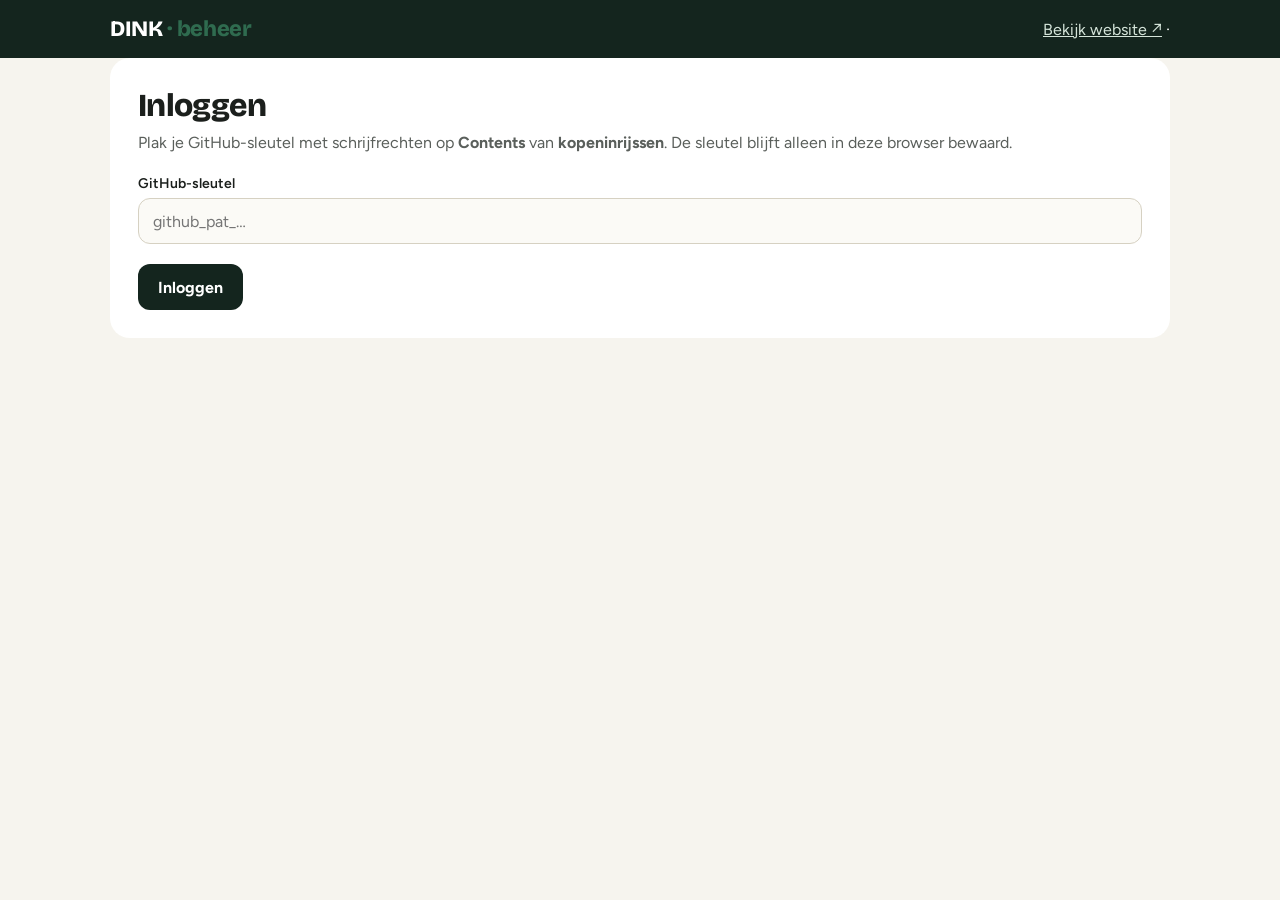
<file: beheer.html>
<!doctype html>
<html lang="nl">
<head>
<meta charset="utf-8">
<meta name="viewport" content="width=device-width, initial-scale=1">
<meta name="robots" content="noindex, nofollow">
<title>Beheer – DINK</title>
<link rel="preconnect" href="https://fonts.googleapis.com">
<link rel="preconnect" href="https://fonts.gstatic.com" crossorigin>
<link href="https://fonts.googleapis.com/css2?family=Bricolage+Grotesque:wght@700;800&family=Figtree:wght@400;500;600;700&display=swap" rel="stylesheet">
<style>
:root{--groen:#14251E;--groen-donker:#0B1712;--geel:#2F6B4F;--oranje:#C2410C;--rood:#B42318;--tekst:#1B1F1C;--grijs:#5A5F5B;--bg:#F6F4EE;--wit:#FFF;--lijn:#E3DFD3}
*{box-sizing:border-box}
body{margin:0;font-family:'Figtree',system-ui,sans-serif;color:var(--tekst);background:var(--bg)}
.display{font-family:'Bricolage Grotesque',sans-serif;font-weight:800;letter-spacing:-0.02em}
.wrap{max-width:1100px;margin:0 auto;padding:0 20px}
header{background:var(--groen);color:var(--wit)}
header .wrap{display:flex;flex-wrap:wrap;gap:12px;justify-content:space-between;align-items:center;padding-top:16px;padding-bottom:16px}
header a{color:#D5E5DA}
.logo{font-size:22px}.logo span{color:var(--geel)}
main{padding:32px 0 64px}
.kaart{background:var(--wit);border-radius:20px;padding:28px;margin-bottom:24px}
.kaart.snel{background:var(--groen);color:var(--wit)}
.kaart.snel p.uitleg{color:#D5E5DA}
h1{margin:0 0 6px;font-size:32px}h2{margin:0 0 16px;font-size:22px}
p.uitleg{margin:0 0 20px;color:var(--grijs);line-height:1.5}
label{display:block;font-weight:600;font-size:14px;margin-bottom:6px}
input,select,textarea{width:100%;height:46px;padding:0 14px;border:1.5px solid #D6D1C2;border-radius:12px;font:inherit;font-size:16px;background:#FBFAF6;color:var(--tekst)}
textarea{height:90px;padding:12px 14px;resize:vertical}
input:focus,select:focus,textarea:focus{outline:2px solid var(--geel);outline-offset:1px}
.snel-rij{display:flex;flex-wrap:wrap;gap:10px}
.snel-rij input{flex:999 1 300px;height:54px;font-size:17px;border:none}
.velden{display:grid;grid-template-columns:repeat(auto-fit,minmax(240px,1fr));gap:16px}
.breed{grid-column:1/-1}
.knoppen{display:flex;flex-wrap:wrap;gap:10px;margin-top:20px}
.btn{height:46px;padding:0 20px;border-radius:12px;border:none;font:inherit;font-weight:700;cursor:pointer;display:inline-flex;align-items:center;justify-content:center;gap:8px}
.btn-groot{height:54px;padding:0 26px;font-size:17px}
.btn-groen{background:var(--groen);color:var(--wit)}.btn-groen:hover{background:var(--groen-donker)}
.btn-geel{background:var(--geel);color:#F7F3EC}.btn-geel:hover{background:#1E4A36}
.btn-licht{background:#EFEBE0;color:var(--tekst)}
.btn-rood{background:transparent;color:var(--rood);border:1.5px solid #E4B4AE}
.btn:disabled{opacity:.6;cursor:wait}
.check{display:flex;align-items:center;gap:10px;font-weight:600;margin-top:4px}
.check input{width:20px;height:20px}
.melding{padding:12px 16px;border-radius:12px;margin-bottom:20px;font-weight:600;display:none}
.melding.ok{display:block;background:#DCEFE3;color:#13532E}
.melding.fout{display:block;background:#FBE1DE;color:#7A1A12}
details.kaart summary{cursor:pointer;font-family:'Bricolage Grotesque',sans-serif;font-weight:800;font-size:22px;list-style:none;display:flex;justify-content:space-between;align-items:center}
details.kaart summary::after{content:'+';font-size:28px;color:var(--grijs)}
details[open].kaart summary::after{content:'–'}
details.kaart summary::-webkit-details-marker{display:none}
details.kaart form{margin-top:20px}
.lijst{display:flex;flex-direction:column;gap:12px}
.item{display:flex;flex-wrap:wrap;gap:16px;align-items:center;border:1px solid var(--lijn);border-radius:16px;padding:12px}
.item img,.item .geen{width:72px;height:72px;border-radius:12px;object-fit:cover;background:#EFEBE0;flex:0 0 auto;display:flex;align-items:center;justify-content:center;font-size:12px;color:var(--grijs);text-align:center}
.item .info{flex:1 1 220px;min-width:0}
.item .naam{font-weight:700}
.item .sub{font-size:14px;color:var(--grijs);overflow:hidden;text-overflow:ellipsis;white-space:nowrap}
.item .acties{display:flex;flex-wrap:wrap;gap:8px}
.badge{display:inline-block;margin-left:8px;font-size:12px;font-weight:700;padding:3px 9px;border-radius:999px;vertical-align:middle}
.badge.grijs{background:#EFEBE0;color:var(--grijs)}
.badge.bezig{background:#FBE7B6;color:#6B4A00}
.badge.fout{background:#FBE1DE;color:#7A1A12}
.foutregel{font-size:14px;color:#7A1A12;margin-top:4px}
.draai{width:18px;height:18px;border:2.5px solid #C9A440;border-top-color:transparent;border-radius:50%;display:inline-block;animation:draai .8s linear infinite;vertical-align:-3px;margin-right:6px}
@keyframes draai{to{transform:rotate(360deg)}}
.leeg{color:var(--grijs);padding:20px;text-align:center}
.voorbeeld{width:100%;max-width:220px;aspect-ratio:1/1;border-radius:16px;background:#EFEBE0;object-fit:cover;display:none;margin-top:10px}
[hidden]{display:none!important}
</style>
</head>
<body>
<header><div class="wrap">
  <span class="logo display">DINK <span>· beheer</span></span>
  <span><a href="./" target="_blank">Bekijk website ↗</a> · <a href="#" id="uitloggen" hidden>Uitloggen</a></span>
</div></header>

<main class="wrap">
  <div id="melding" class="melding" role="status"></div>

  <section id="login" class="kaart" hidden>
    <h1 class="display">Inloggen</h1>
    <p class="uitleg">Plak je GitHub-sleutel met schrijfrechten op <b>Contents</b> van <b>kopeninrijssen</b>. De sleutel blijft alleen in deze browser bewaard.</p>
    <form id="loginForm">
      <label for="token">GitHub-sleutel</label>
      <input id="token" type="password" autocomplete="off" required placeholder="github_pat_…">
      <div class="knoppen"><button class="btn btn-groen" type="submit">Inloggen</button></div>
    </form>
  </section>

  <div id="beheer" hidden>
    <!-- Snel toevoegen met alleen een link -->
    <section class="kaart snel">
      <h1 class="display">Product toevoegen</h1>
      <p class="uitleg">Plak de link van een product. Naam, prijs, foto's, omschrijving, specificaties en uitvoeringen worden automatisch opgehaald. De link zelf zien klanten niet.</p>
      <form id="linkForm" class="snel-rij">
        <label for="snelLink" style="position:absolute;width:1px;height:1px;overflow:hidden;clip:rect(0 0 0 0)">Link naar product</label>
        <input id="snelLink" type="url" required placeholder="https://…">
        <button class="btn btn-geel btn-groot" type="submit" id="snelKnop">Toevoegen</button>
      </form>
    </section>

    <section class="kaart">
      <h2 class="display">Producten (<span id="aantal">0</span>)</h2>
      <div id="lijst" class="lijst"></div>
    </section>

    <!-- Handmatig invullen of aanpassen -->
    <details class="kaart" id="handmatig">
      <summary id="formTitel">Zelf invullen of aanpassen</summary>
      <form id="productForm">
        <input type="hidden" id="id">
        <div class="velden">
          <div class="breed"><label for="naam">Productnaam *</label><input id="naam" required></div>
          <div><label for="winkel">Winkel *</label><input id="winkel" required list="winkellijst"><datalist id="winkellijst"></datalist></div>
          <div><label for="prijs">Prijs (€)</label><input id="prijs" type="number" step="0.01" min="0" inputmode="decimal" placeholder="12,95"></div>
          <div><label for="categorie">Categorie</label>
            <select id="categorie">
              <option value="">Kies…</option>
              <option>Paddles</option><option>Ballen</option><option>Startersets</option><option>Tassen</option><option>Kleding</option><option>Accessoires</option>
            </select></div>
          <div class="breed" style="border-top:1px solid var(--lijn);padding-top:14px"><b>Verkocht per verpakking?</b> <span style="color:var(--grijs);font-size:14px">Bijv. tegels per doos. Laat leeg voor gewone producten. De prijs hierboven is dan de prijs per verpakking.</span></div>
          <div><label for="eenheidsprijs">Prijs per eenheid (€)</label><input id="eenheidsprijs" type="number" step="0.01" min="0" placeholder="39,00"></div>
          <div><label for="eenheid">Eenheid</label><input id="eenheid" placeholder="m²"></div>
          <div><label for="inhoud">Inhoud per verpakking</label><input id="inhoud" type="number" step="0.001" min="0" placeholder="1,44"></div>
          <div><label for="verpakking">Verpakking</label><input id="verpakking" placeholder="doos"></div>
          <div class="breed"><label for="link">Link naar product bij de winkel *</label><input id="link" type="url" required placeholder="https://"></div>
          <div class="breed"><label for="afbeelding">Link naar afbeelding</label><input id="afbeelding" type="url" placeholder="https://…jpg"><img id="voorbeeld" class="voorbeeld" alt="Voorbeeld van de afbeelding"></div>
          <div class="breed"><label for="afbeeldingen">Extra foto's (één link per regel)</label><textarea id="afbeeldingen" placeholder="https://…jpg"></textarea></div>
          <div class="breed"><label for="omschrijving">Omschrijving</label><textarea id="omschrijving" style="height:200px"></textarea></div>
          <div class="breed"><label for="specificaties">Specificaties (per regel: Naam: waarde)</label><textarea id="specificaties" style="height:140px" placeholder="Materiaal: keramiek&#10;Afmeting: 60 x 60 cm"></textarea></div>
          <div class="breed"><label for="varianten">Uitvoeringen met prijs (per regel: Naam: prijs) – leeg laten als er maar één is</label><textarea id="varianten" placeholder="Per m2: 39,00&#10;Per doos: 55,50"></textarea></div>
          <div class="breed"><label class="check"><input type="checkbox" id="zichtbaar" checked> Zichtbaar op de website</label></div>
        </div>
        <div class="knoppen">
          <button class="btn btn-groen" type="submit" id="opslaan">Opslaan</button>
          <button class="btn btn-licht" type="button" id="annuleren">Annuleren</button>
        </div>
      </form>
    </details>
  </div>
</main>

<script>
const REPO = 'gijsvdijk24-code/kopeninrijssen';
const API = `https://api.github.com/repos/${REPO}/contents/producten.json`;

let token = '';
try { token = localStorage.getItem('kir_token') || ''; } catch (e) {}
let producten = [];
let sha = null;
let pollTimer = null;
let pollStart = 0;

const $ = id => document.getElementById(id);
const esc = s => String(s ?? '').replace(/[&<>"']/g, c => ({'&':'&amp;','<':'&lt;','>':'&gt;','"':'&quot;',"'":'&#39;'}[c]));
const euro = n => (n === '' || n == null || isNaN(n)) ? 'geen prijs' : '€ ' + Number(n).toLocaleString('nl-NL', {minimumFractionDigits:2, maximumFractionDigits:2});
const nieuwId = () => 'p' + Date.now().toString(36) + Math.random().toString(36).slice(2, 5);

function melding(tekst, soort = 'ok') {
  const m = $('melding'); m.textContent = tekst; m.className = 'melding ' + soort;
  if (soort === 'ok') setTimeout(() => { if (m.textContent === tekst) m.className = 'melding'; }, 5000);
}
function naarBase64(str) {
  const bytes = new TextEncoder().encode(str); let bin = '';
  for (let i = 0; i < bytes.length; i++) bin += String.fromCharCode(bytes[i]);
  return btoa(bin);
}
function vanBase64(b64) {
  const bin = atob(b64.replace(/\n/g, ''));
  return new TextDecoder().decode(Uint8Array.from(bin, c => c.charCodeAt(0)));
}
const headers = () => ({ 'Authorization': 'Bearer ' + token, 'Accept': 'application/vnd.github+json' });

async function laden() {
  const r = await fetch(API + '?ref=main&t=' + Date.now(), { headers: headers(), cache: 'no-store' });
  if (r.status === 401 || r.status === 403) throw new Error('sleutel');
  if (r.status === 404) { producten = []; sha = null; return; }
  if (!r.ok) throw new Error('GitHub gaf fout ' + r.status);
  const data = await r.json();
  sha = data.sha;
  try { producten = JSON.parse(vanBase64(data.content)); } catch (e) { producten = []; }
  if (!Array.isArray(producten)) producten = [];
}

// Past een wijziging toe en slaat op. Bij een botsing (bijv. omdat de ophaal-robot net iets opsloeg)
// wordt het bestand opnieuw geladen en de wijziging nog eens toegepast.
async function wijzig(bericht, fn) {
  for (let poging = 0; poging < 3; poging++) {
    if (poging > 0) await laden();
    const nieuw = fn(JSON.parse(JSON.stringify(producten)));
    const body = { message: bericht, content: naarBase64(JSON.stringify(nieuw, null, 2) + '\n'), branch: 'main' };
    if (sha) body.sha = sha;
    const r = await fetch(API, { method: 'PUT', headers: headers(), body: JSON.stringify(body) });
    if (r.ok) { sha = (await r.json()).content.sha; producten = nieuw; return; }
    if (r.status !== 409 && r.status !== 422) throw new Error('Opslaan mislukt (' + r.status + '). Controleer of je sleutel schrijfrechten heeft.');
  }
  throw new Error('Opslaan lukte niet. Herlaad de pagina en probeer opnieuw.');
}

function toonLijst() {
  $('aantal').textContent = producten.length;
  const winkels = [...new Set(producten.map(p => p.winkel).filter(Boolean))];
  $('winkellijst').innerHTML = winkels.map(w => `<option value="${esc(w)}">`).join('');
  if (!producten.length) { $('lijst').innerHTML = '<div class="leeg">Nog geen producten. Plak hierboven je eerste link.</div>'; return; }
  $('lijst').innerHTML = producten.map(p => {
    const bezig = p.status === 'ophalen';
    const fout = p.status === 'fout';
    const badge = bezig ? '<span class="badge bezig"><span class="draai"></span>wordt opgehaald</span>'
      : fout ? '<span class="badge fout">ophalen mislukt</span>'
      : p.zichtbaar === false ? '<span class="badge grijs">verborgen</span>' : '';
    const foto = p.afbeelding ? `<img src="${esc(p.afbeelding)}" alt="">` : `<span class="geen">${bezig ? 'even geduld' : 'geen foto'}</span>`;
    return `
    <div class="item">
      ${foto}
      <div class="info">
        <div class="naam">${esc(p.naam || (bezig ? 'Nieuw product' : 'Naamloos product'))}${badge}</div>
        ${p.winkel || p.prijs != null ? `<div class="sub">${esc(p.winkel || '')}${p.winkel ? ' · ' : ''}${euro(p.prijs)}</div>` : ''}
        <div class="sub">${esc(p.link)}</div>
        ${fout ? `<div class="foutregel">${esc(p.fout || 'Onbekende fout')}. Probeer opnieuw of vul het zelf in.</div>` : ''}
      </div>
      <div class="acties">
        ${fout ? `<button class="btn btn-geel" type="button" data-opnieuw="${esc(p.id)}">Opnieuw proberen</button>` : ''}
        ${!bezig && !fout ? `<a class="btn btn-licht" href="product.html?id=${encodeURIComponent(p.id)}" target="_blank">Bekijk</a>` : ''}
        ${bezig ? '' : `<button class="btn btn-licht" type="button" data-bewerk="${esc(p.id)}">Bewerken</button>`}
        ${!bezig && !fout ? `<button class="btn btn-licht" type="button" data-ververs="${esc(p.id)}" title="Haalt alles opnieuw op van de winkelpagina">Opnieuw ophalen</button>` : ''}
        <button class="btn btn-rood" type="button" data-verwijder="${esc(p.id)}">Verwijderen</button>
      </div>
    </div>`;
  }).join('');
}

// Ververst de lijst zolang er producten worden opgehaald
function startPolling() {
  if (pollTimer) return;
  pollStart = Date.now();
  pollTimer = setInterval(async () => {
    try { await laden(); toonLijst(); } catch (e) {}
    const nogBezig = producten.some(p => p.status === 'ophalen');
    if (!nogBezig || Date.now() - pollStart > 4 * 60 * 1000) {
      clearInterval(pollTimer); pollTimer = null;
      if (!nogBezig) melding('Klaar! De gegevens zijn opgehaald. Over ongeveer een minuut staat het op de website.');
    }
  }, 8000);
}

function formulierLeeg() {
  $('productForm').reset(); $('id').value = ''; $('zichtbaar').checked = true;
  $('formTitel').textContent = 'Zelf invullen of aanpassen';
  $('voorbeeld').style.display = 'none'; $('handmatig').open = false;
}
function vulFormulier(p) {
  $('id').value = p.id; $('naam').value = p.naam || ''; $('winkel').value = p.winkel || '';
  $('prijs').value = p.prijs ?? ''; $('categorie').value = p.categorie || ''; $('link').value = p.link || '';
  $('afbeelding').value = p.afbeelding || ''; $('omschrijving').value = p.omschrijving || '';
  $('afbeeldingen').value = (p.afbeeldingen || []).filter(u => u !== p.afbeelding).join('\n');
  $('specificaties').value = (p.specificaties || []).map(s => `${s.naam}: ${s.waarde}`).join('\n');
  $('varianten').value = (p.varianten || []).map(v => `${v.naam}: ${v.prijs != null ? String(v.prijs).replace('.', ',') : ''}`).join('\n');
  $('zichtbaar').checked = p.zichtbaar !== false;
  $('eenheidsprijs').value = p.eenheidsprijs ?? ''; $('eenheid').value = p.eenheid || '';
  $('inhoud').value = p.inhoud ?? ''; $('verpakking').value = p.verpakking || '';
  $('formTitel').textContent = 'Product bewerken'; $('handmatig').open = true;
  toonVoorbeeld(); $('handmatig').scrollIntoView({ behavior: 'smooth' });
}
function toonVoorbeeld() {
  const u = $('afbeelding').value.trim(); const img = $('voorbeeld');
  if (/^https?:\/\//i.test(u)) { img.src = u; img.style.display = 'block'; } else img.style.display = 'none';
}

async function start() {
  if (!token) { $('login').hidden = false; $('beheer').hidden = true; $('uitloggen').hidden = true; return; }
  try {
    await laden();
    $('login').hidden = true; $('beheer').hidden = false; $('uitloggen').hidden = false;
    toonLijst();
    if (producten.some(p => p.status === 'ophalen')) startPolling();
  } catch (e) {
    if (e.message === 'sleutel') {
      try { localStorage.removeItem('kir_token'); } catch (x) {}
      token = ''; $('login').hidden = false; $('beheer').hidden = true;
      melding('Deze sleutel werkt niet. Controleer de rechten en probeer opnieuw.', 'fout');
    } else melding(e.message, 'fout');
  }
}

$('loginForm').addEventListener('submit', e => {
  e.preventDefault(); token = $('token').value.trim();
  try { localStorage.setItem('kir_token', token); } catch (x) {}
  start();
});
$('uitloggen').addEventListener('click', e => {
  e.preventDefault(); try { localStorage.removeItem('kir_token'); } catch (x) {}
  token = ''; start();
});

// Snel toevoegen met een link
$('linkForm').addEventListener('submit', async e => {
  e.preventDefault();
  const link = $('snelLink').value.trim();
  if (!/^https?:\/\//i.test(link)) { melding('Plak een volledige link die begint met https://', 'fout'); return; }
  const knop = $('snelKnop'); knop.disabled = true; knop.textContent = 'Bezig…';
  try {
    if (producten.some(p => p.link === link)) {
      if (!confirm('Dit product staat er al in. Toch nog een keer toevoegen?')) return;
    }
    await wijzig('Link toegevoegd: ' + link, lijst => {
      lijst.unshift({ id: nieuwId(), link, status: 'ophalen', zichtbaar: true });
      return lijst;
    });
    $('snelLink').value = '';
    toonLijst();
    melding('Toegevoegd! De gegevens worden nu opgehaald, dat duurt meestal een halve tot een hele minuut.');
    startPolling();
  } catch (err) { melding(err.message, 'fout'); }
  finally { knop.disabled = false; knop.textContent = 'Toevoegen'; }
});

$('afbeelding').addEventListener('input', toonVoorbeeld);
$('voorbeeld').addEventListener('error', () => { $('voorbeeld').style.display = 'none'; });
$('annuleren').addEventListener('click', formulierLeeg);

// Handmatig opslaan
$('productForm').addEventListener('submit', async e => {
  e.preventDefault();
  const knop = $('opslaan'); knop.disabled = true; knop.textContent = 'Bezig met opslaan…';
  const prijs = $('prijs').value === '' ? null : Math.round(parseFloat($('prijs').value) * 100) / 100;
  const p = {
    id: $('id').value || nieuwId(),
    naam: $('naam').value.trim(), winkel: $('winkel').value.trim(), prijs,
    categorie: $('categorie').value, link: $('link').value.trim(),
    afbeelding: $('afbeelding').value.trim(), omschrijving: $('omschrijving').value.trim(),
    zichtbaar: $('zichtbaar').checked, status: 'klaar'
  };
  const getalOfNull = v => v === '' ? null : Math.round(parseFloat(v) * 1000) / 1000;
  p.eenheidsprijs = getalOfNull($('eenheidsprijs').value);
  p.eenheid = $('eenheid').value.trim();
  p.inhoud = getalOfNull($('inhoud').value);
  p.verpakking = $('verpakking').value.trim();
  const extra = $('afbeeldingen').value.split('\n').map(s => s.trim()).filter(s => /^https?:\/\//i.test(s));
  p.afbeeldingen = [p.afbeelding, ...extra].filter(Boolean).filter((u, i, a) => a.indexOf(u) === i);
  p.specificaties = $('specificaties').value.split('\n').map(r => { const i = r.indexOf(':'); return i > 0 ? { naam: r.slice(0, i).trim(), waarde: r.slice(i + 1).trim() } : null; }).filter(s => s && s.naam && s.waarde);
  p.varianten = $('varianten').value.split('\n').map(r => { const i = r.lastIndexOf(':'); if (i <= 0) return null; const n = parseFloat(r.slice(i + 1).replace(/\./g, '').replace(',', '.')); return { naam: r.slice(0, i).trim(), prijs: isNaN(n) ? null : n }; }).filter(v => v && v.naam);

  const bestaand = producten.some(x => x.id === p.id);
  try {
    await wijzig((bestaand ? 'Product bijgewerkt: ' : 'Product toegevoegd: ') + p.naam, lijst => {
      const i = lijst.findIndex(x => x.id === p.id);
      if (i >= 0) lijst[i] = { ...lijst[i], ...p }; else lijst.unshift(p);
      return lijst;
    });
    melding('Opgeslagen! Over ongeveer een minuut staat het op de website.');
    formulierLeeg(); toonLijst();
  } catch (err) { melding(err.message, 'fout'); }
  finally { knop.disabled = false; knop.textContent = 'Opslaan'; }
});

// Knoppen in de lijst
$('lijst').addEventListener('click', async e => {
  const bewerk = e.target.closest('[data-bewerk]');
  const weg = e.target.closest('[data-verwijder]');
  const opnieuw = e.target.closest('[data-opnieuw]');
  const ververs = e.target.closest('[data-ververs]');
  if (ververs) {
    const id = ververs.dataset.ververs;
    if (!confirm('Alle gegevens opnieuw ophalen van de winkelpagina? Je eigen aanpassingen worden dan overschreven.')) return;
    try {
      await wijzig('Opnieuw ophalen', lijst => { const p = lijst.find(x => x.id === id); if (p) { p.status = 'ophalen'; p.overschrijf = true; delete p.fout; } return lijst; });
      toonLijst(); startPolling();
    } catch (err) { melding(err.message, 'fout'); }
    return;
  }
  if (bewerk) { const p = producten.find(x => x.id === bewerk.dataset.bewerk); if (p) vulFormulier(p); return; }
  if (opnieuw) {
    const id = opnieuw.dataset.opnieuw;
    try {
      await wijzig('Opnieuw ophalen', lijst => { const p = lijst.find(x => x.id === id); if (p) { p.status = 'ophalen'; delete p.fout; } return lijst; });
      toonLijst(); startPolling();
    } catch (err) { melding(err.message, 'fout'); }
    return;
  }
  if (weg) {
    const p = producten.find(x => x.id === weg.dataset.verwijder);
    if (!p || !confirm(`"${p.naam || p.link}" verwijderen?`)) return;
    try { await wijzig('Product verwijderd: ' + (p.naam || p.link), lijst => lijst.filter(x => x.id !== p.id)); melding('Verwijderd.'); toonLijst(); }
    catch (err) { melding(err.message, 'fout'); }
  }
});

start();
</script>
</body>
</html>
</file>
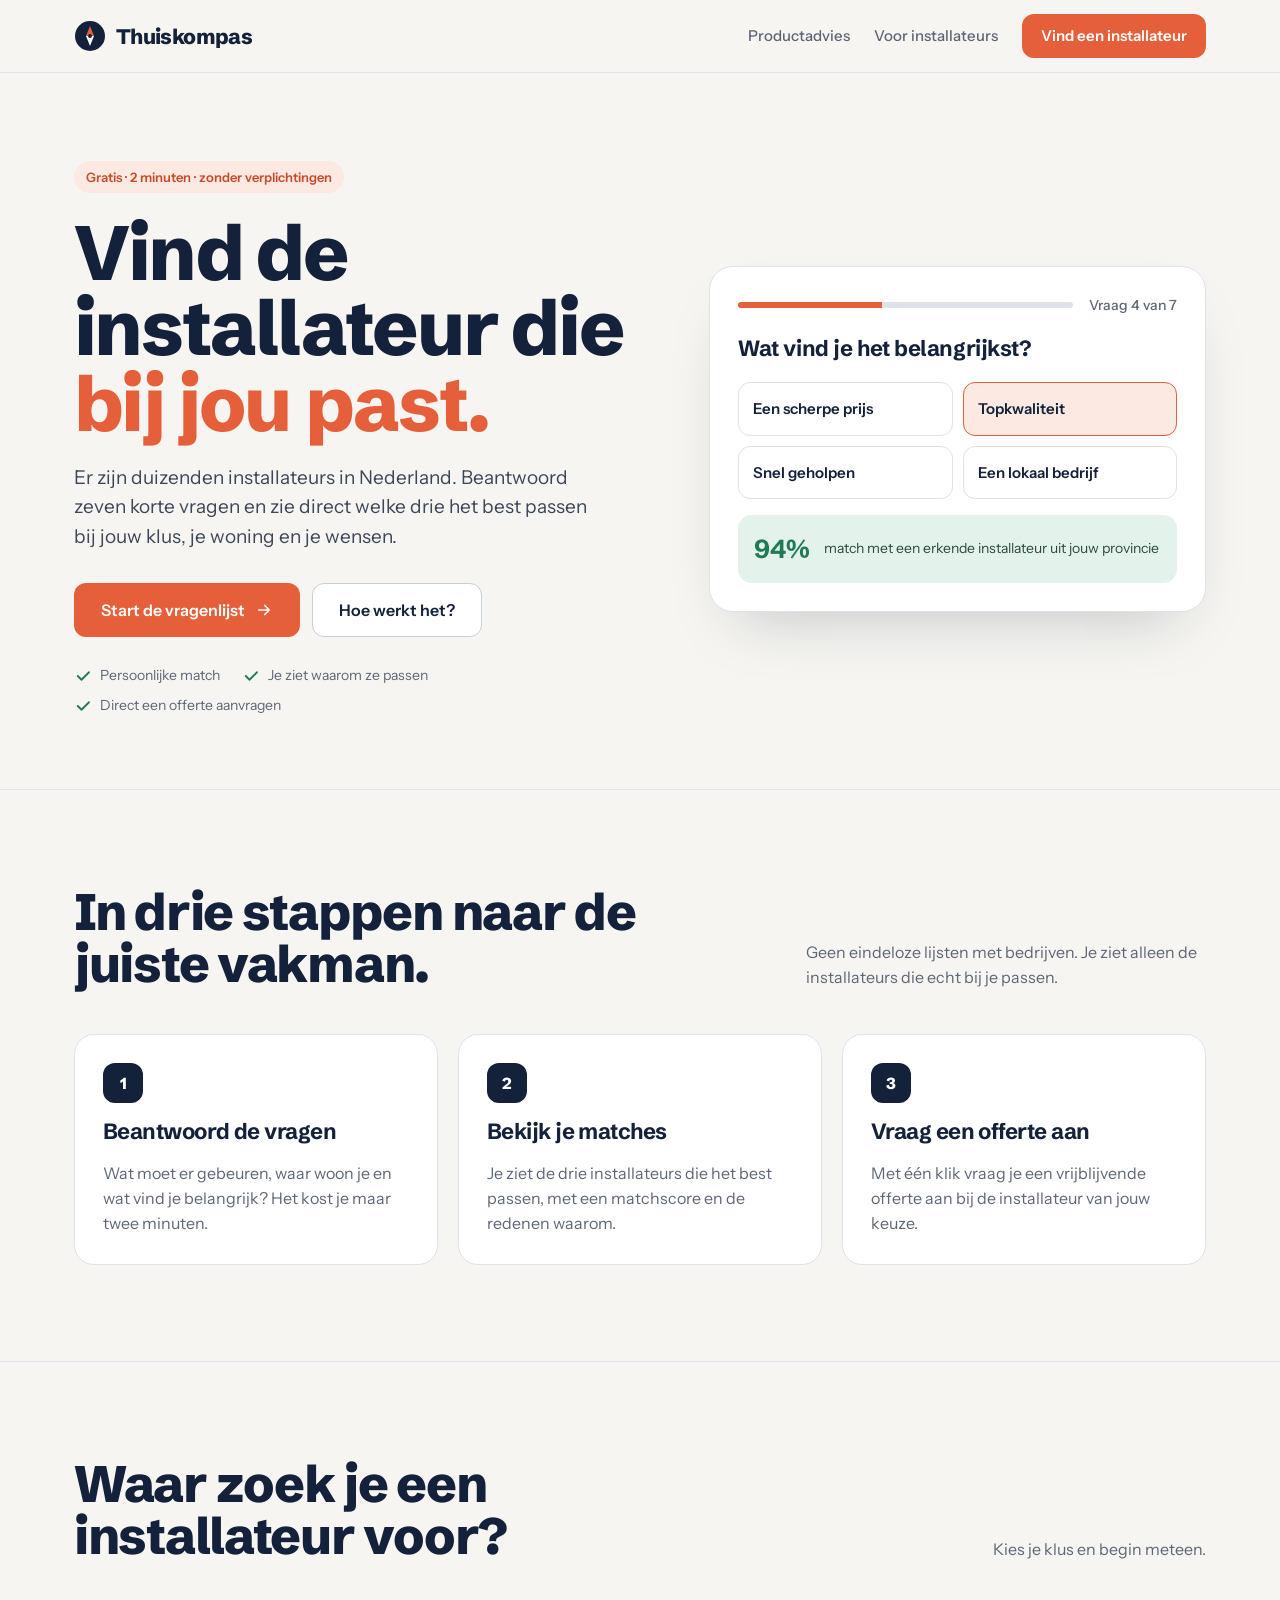
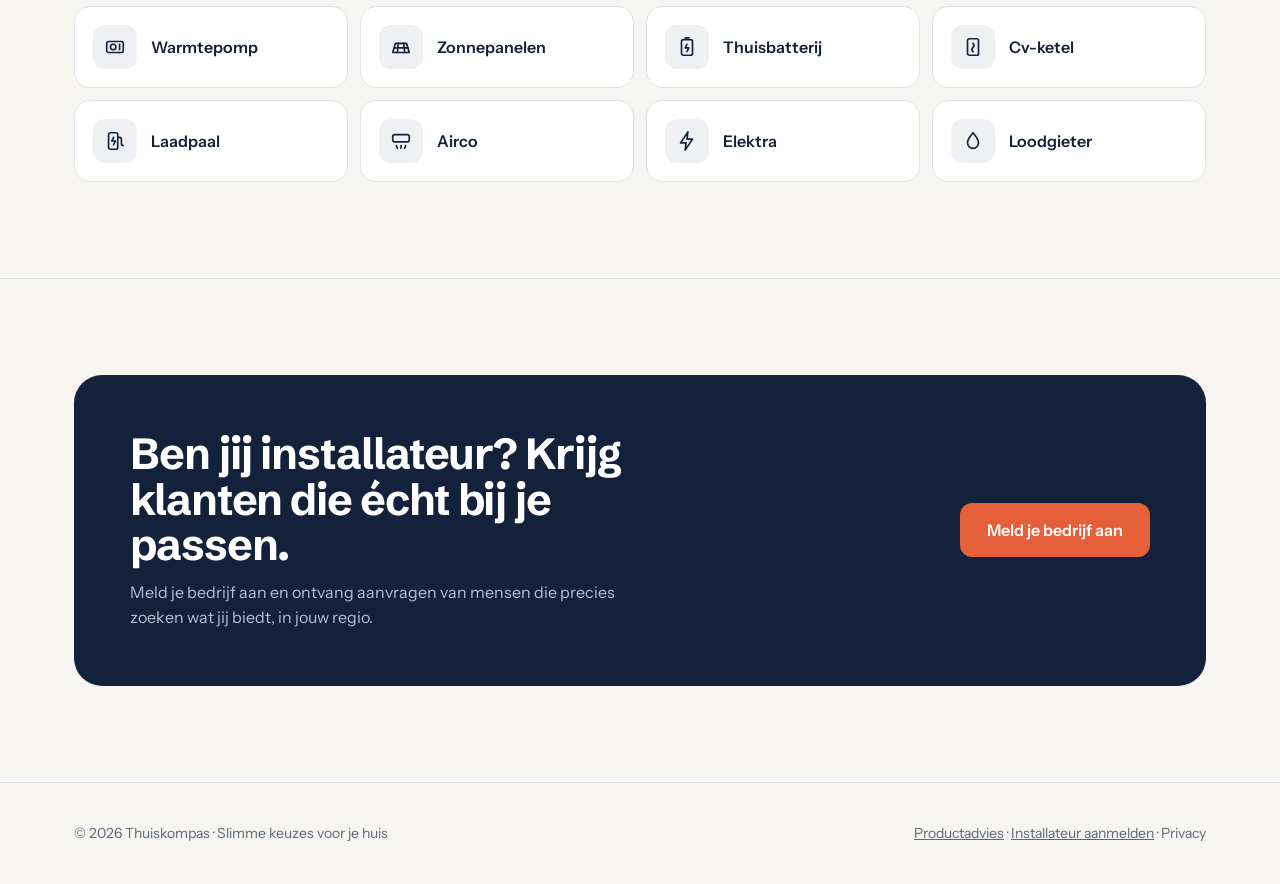
<file: installateur-vinden.html>
<!doctype html>
<html lang="nl">
<head>
<meta charset="utf-8">
<meta name="viewport" content="width=device-width, initial-scale=1">
<title>Installateur vinden – Thuiskompas</title>
<meta name="description" content="Beantwoord zeven korte vragen en ontdek welke installateur het best bij jou past. Gratis en zonder verplichtingen.">
<link rel="preconnect" href="https://fonts.googleapis.com">
<link rel="preconnect" href="https://fonts.gstatic.com" crossorigin>
<link href="https://fonts.googleapis.com/css2?family=Schibsted+Grotesk:wght@500;700;800&family=Instrument+Sans:wght@400;500;600&display=swap" rel="stylesheet">
<link rel="stylesheet" href="site.css">
</head>
<body>

<div id="kop" data-actief="installateur"></div>

<!-- ========== LANDINGSPAGINA ========== -->
<main id="landing">
  <section class="hero">
    <div class="wrap hero-rij">
      <div>
        <span class="label">Gratis · 2 minuten · zonder verplichtingen</span>
        <h1>Vind de installateur die <span>bij jou past.</span></h1>
        <p>Er zijn duizenden installateurs in Nederland. Beantwoord zeven korte vragen en zie direct welke drie het best passen bij jouw klus, je woning en je wensen.</p>
        <div class="hero-knoppen">
          <button type="button" class="btn btn-accent" data-start>Start de vragenlijst
            <svg width="18" height="18" viewBox="0 0 24 24" fill="none" stroke="currentColor" stroke-width="2.2" stroke-linecap="round" stroke-linejoin="round" aria-hidden="true"><path d="M5 12h14M13 6l6 6-6 6"/></svg></button>
          <a href="#hoe" class="btn btn-rand">Hoe werkt het?</a>
        </div>
        <div class="hero-klein">
          <span><svg width="18" height="18" viewBox="0 0 24 24" fill="none" stroke="#1F7A55" stroke-width="2.4" stroke-linecap="round" stroke-linejoin="round" aria-hidden="true"><path d="M5 12l5 5L20 7"/></svg>Persoonlijke match</span>
          <span><svg width="18" height="18" viewBox="0 0 24 24" fill="none" stroke="#1F7A55" stroke-width="2.4" stroke-linecap="round" stroke-linejoin="round" aria-hidden="true"><path d="M5 12l5 5L20 7"/></svg>Je ziet waarom ze passen</span>
          <span><svg width="18" height="18" viewBox="0 0 24 24" fill="none" stroke="#1F7A55" stroke-width="2.4" stroke-linecap="round" stroke-linejoin="round" aria-hidden="true"><path d="M5 12l5 5L20 7"/></svg>Direct een offerte aanvragen</span>
        </div>
      </div>
      <div class="voorproef" aria-hidden="true">
        <div class="voortgang" style="margin:0"><div class="balk"><i style="width:43%"></i></div><span>Vraag 4 van 7</span></div>
        <div class="vraag">Wat vind je het belangrijkst?</div>
        <div class="vb-opties">
          <div>Een scherpe prijs</div>
          <div class="aan">Topkwaliteit</div>
          <div>Snel geholpen</div>
          <div>Een lokaal bedrijf</div>
        </div>
        <div class="vb-match"><b>94%</b><span>match met een erkende installateur uit jouw provincie</span></div>
      </div>
    </div>
  </section>

  <section class="sectie" id="hoe">
    <div class="wrap">
      <div class="sectie-kop">
        <h2>In drie stappen naar de juiste vakman.</h2>
        <p>Geen eindeloze lijsten met bedrijven. Je ziet alleen de installateurs die echt bij je passen.</p>
      </div>
      <div class="stappen">
        <div class="stap"><span class="nr">1</span><h3>Beantwoord de vragen</h3><p>Wat moet er gebeuren, waar woon je en wat vind je belangrijk? Het kost je maar twee minuten.</p></div>
        <div class="stap"><span class="nr">2</span><h3>Bekijk je matches</h3><p>Je ziet de drie installateurs die het best passen, met een matchscore en de redenen waarom.</p></div>
        <div class="stap"><span class="nr">3</span><h3>Vraag een offerte aan</h3><p>Met één klik vraag je een vrijblijvende offerte aan bij de installateur van jouw keuze.</p></div>
      </div>
    </div>
  </section>

  <section class="sectie">
    <div class="wrap">
      <div class="sectie-kop">
        <h2>Waar zoek je een installateur voor?</h2>
        <p>Kies je klus en begin meteen.</p>
      </div>
      <div class="diensten" id="dienstenLijst"></div>
    </div>
  </section>

  <section class="sectie" id="installateurs">
    <div class="wrap">
      <div class="installateur-cta">
        <div>
          <h2>Ben jij installateur? Krijg klanten die écht bij je passen.</h2>
          <p>Meld je bedrijf aan en ontvang aanvragen van mensen die precies zoeken wat jij biedt, in jouw regio.</p>
        </div>
        <a href="aanmelden.html" class="btn btn-accent">Meld je bedrijf aan</a>
      </div>
    </div>
  </section>
</main>

<!-- ========== VRAGENLIJST ========== -->
<main id="quiz" class="quiz" hidden>
  <div class="wrap">
    <div class="quiz-kaart">
      <div class="voortgang"><div class="balk"><i id="balk"></i></div><span id="teller"></span></div>
      <form id="vraagForm" novalidate>
        <div id="vraag"></div>
        <div class="quiz-knoppen">
          <button type="button" class="btn btn-tekst" id="terug">
            <svg width="18" height="18" viewBox="0 0 24 24" fill="none" stroke="currentColor" stroke-width="2" stroke-linecap="round" stroke-linejoin="round" aria-hidden="true"><path d="M19 12H5M11 18l-6-6 6-6"/></svg> Terug</button>
          <button type="submit" class="btn btn-inkt" id="verder" disabled>Volgende</button>
        </div>
      </form>
    </div>
  </div>
</main>

<!-- ========== RESULTATEN ========== -->
<main id="uitslag" class="resultaten" hidden>
  <div class="wrap">
    <div class="resultaten-kop">
      <span class="label">Jouw resultaat</span>
      <h1 id="uitslagTitel">Dit zijn jouw beste matches.</h1>
      <p id="uitslagTekst"></p>
      <div class="samenvatting" id="samenvatting"></div>
    </div>
    <div class="demo-melding" id="demoMelding" hidden>Let op: dit zijn <b>voorbeeldprofielen</b> om te laten zien hoe de tool werkt. Het zijn geen echte bedrijven.</div>
    <div class="matches" id="matches"></div>
    <div style="margin-top:28px">
      <button type="button" class="btn btn-rand" id="opnieuw">Opnieuw beginnen</button>
    </div>
  </div>
</main>

<!-- ========== OFFERTE ========== -->
<dialog id="offerte" aria-labelledby="offerteTitel">
  <form class="dlg" id="offerteForm" novalidate>
    <h2 id="offerteTitel">Offerte aanvragen</h2>
    <p id="offerteSub"></p>
    <div class="velden">
      <div><label for="o-naam">Naam *</label><input id="o-naam" name="naam" required autocomplete="name"></div>
      <div><label for="o-tel">Telefoon *</label><input id="o-tel" name="telefoon" type="tel" required autocomplete="tel"></div>
      <div class="breed"><label for="o-mail">E-mailadres *</label><input id="o-mail" name="email" type="email" required autocomplete="email"></div>
      <div><label for="o-postcode">Postcode *</label><input id="o-postcode" name="postcode" required autocomplete="postal-code"></div>
      <div><label for="o-huisnr">Huisnummer</label><input id="o-huisnr" name="huisnummer"></div>
      <div class="breed"><label for="o-bericht">Toelichting (optioneel)</label><textarea id="o-bericht" name="bericht" placeholder="Bijvoorbeeld het bouwjaar van je woning, of je vragen"></textarea></div>
    </div>
    <p class="foutje" id="offerteFout" role="alert"></p>
    <div class="dlg-knoppen">
      <button type="button" class="btn btn-rand" id="offerteSluit">Annuleren</button>
      <button type="submit" class="btn btn-accent" id="offerteVerstuur">Verstuur aanvraag</button>
    </div>
  </form>
</dialog>

<div id="voet"></div>

<script src="site.js"></script>
<script>
// ===== Instellingen =====
const CONFIG = {
  // Formspree-adres voor offerteaanvragen, bijv. 'https://formspree.io/f/abcdwxyz'
  aanvraagFormulier: ''
};

// ===== Iconen =====
const IC = {
  warmtepomp: '<rect x="3" y="6" width="18" height="12" rx="2"/><circle cx="10" cy="12" r="3"/><path d="M17 9v6"/>',
  zonnepanelen: '<path d="M3 18l3-10h12l3 10z"/><path d="M9 8l-1 10M15 8l1 10M4.5 13h15"/>',
  thuisbatterij: '<rect x="6" y="4" width="12" height="17" rx="2"/><path d="M10 2h4M12 9l-2 4h4l-2 4"/>',
  'cv-ketel': '<rect x="6" y="3" width="12" height="18" rx="2"/><path d="M12 8c1.5 1.5 1.5 3 0 4.5s-1.5 3 0 4.5"/>',
  laadpaal: '<rect x="5" y="3" width="10" height="18" rx="2"/><path d="M15 8h2a2 2 0 0 1 2 2v5a2 2 0 0 0 2 2M10.5 8l-2 4h4l-2 4"/>',
  airco: '<rect x="3" y="5" width="18" height="8" rx="2"/><path d="M7 17c0 1.5 1 2 1 3M12 17v3M17 17c0 1.5-1 2-1 3"/>',
  elektra: '<path d="M13 2L5 14h6l-1 8 8-12h-6z"/>',
  sanitair: '<path d="M12 3c3 4 6 7 6 11a6 6 0 0 1-12 0c0-4 3-7 6-11z"/>',
  huis: '<path d="M3 11l9-7 9 7"/><path d="M5 10v10h14V10"/>',
  rij: '<path d="M2 20V9l5-4 5 4 5-4 5 4v11"/><path d="M2 20h20"/>',
  vrij: '<path d="M4 11l8-6 8 6"/><path d="M6 10v10h12V10"/><path d="M10 20v-5h4v5"/>',
  appartement: '<rect x="5" y="3" width="14" height="18"/><path d="M9 7h2M13 7h2M9 11h2M13 11h2M9 15h2M13 15h2"/>',
  bedrijf: '<path d="M3 21V9l6-4v4l6-4v4l6-4v16z"/>',
  euro: '<path d="M17 6a7 7 0 1 0 0 12M4 10h10M4 14h10"/>',
  ster: '<path d="M12 3l2.7 5.6 6.1.9-4.4 4.3 1 6.1L12 17l-5.4 2.9 1-6.1L3.2 9.5l6.1-.9z"/>',
  klok: '<circle cx="12" cy="12" r="9"/><path d="M12 7v5l3 2"/>',
  pin: '<path d="M12 21s-7-6-7-11a7 7 0 0 1 14 0c0 5-7 11-7 11z"/><circle cx="12" cy="10" r="2.5"/>',
  vink: '<path d="M5 12l5 5L20 7"/>',
  schild: '<path d="M12 3l8 3v6c0 5-3.5 8-8 9-4.5-1-8-4-8-9V6z"/><path d="M9 12l2 2 4-4"/>',
  vraag: '<circle cx="12" cy="12" r="9"/><path d="M9.5 9a2.5 2.5 0 1 1 3.5 2.3c-.6.3-1 .9-1 1.6V14M12 17h.01"/>',
  nee: '<circle cx="12" cy="12" r="9"/><path d="M8 12h8"/>'
};
const icoon = (n, kleur = 'currentColor', maat = 22) => `<svg width="${maat}" height="${maat}" viewBox="0 0 24 24" fill="none" stroke="${kleur}" stroke-width="1.8" stroke-linecap="round" stroke-linejoin="round" aria-hidden="true">${IC[n] || ''}</svg>`;
const esc = s => String(s ?? '').replace(/[&<>"']/g, c => ({'&':'&amp;','<':'&lt;','>':'&gt;','"':'&quot;',"'":'&#39;'}[c]));
const $ = id => document.getElementById(id);

// ===== De vragen =====
const DIENSTEN = [
  { waarde: 'warmtepomp', label: 'Warmtepomp', sub: 'Hybride of volledig elektrisch' },
  { waarde: 'zonnepanelen', label: 'Zonnepanelen', sub: 'Nieuw of uitbreiden' },
  { waarde: 'thuisbatterij', label: 'Thuisbatterij', sub: 'Stroom opslaan' },
  { waarde: 'cv-ketel', label: 'Cv-ketel', sub: 'Vervangen of onderhoud' },
  { waarde: 'laadpaal', label: 'Laadpaal', sub: 'Voor je elektrische auto' },
  { waarde: 'airco', label: 'Airco', sub: 'Koelen en verwarmen' },
  { waarde: 'elektra', label: 'Elektra', sub: 'Groepenkast, stopcontacten' },
  { waarde: 'sanitair', label: 'Loodgieter', sub: 'Badkamer, lekkage, leidingen' }
];
const PROVINCIES = ['Groningen', 'Friesland', 'Drenthe', 'Overijssel', 'Flevoland', 'Gelderland', 'Utrecht', 'Noord-Holland', 'Zuid-Holland', 'Zeeland', 'Noord-Brabant', 'Limburg'];

const VRAGEN = [
  { id: 'dienst', titel: 'Waar heb je een installateur voor nodig?', uitleg: 'Kies de klus die je wilt laten doen.',
    opties: DIENSTEN.map(d => ({ waarde: d.waarde, label: d.label, sub: d.sub, icoon: d.waarde })) },
  { id: 'provincie', titel: 'In welke provincie woon je?', uitleg: 'Zo vinden we installateurs die bij jou in de buurt werken.', drie: true,
    opties: PROVINCIES.map(p => ({ waarde: p, label: p })) },
  { id: 'woning', titel: 'In wat voor pand moet het gebeuren?', uitleg: 'Elk type woning vraagt om een andere aanpak.',
    opties: [
      { waarde: 'rijtjeshuis', label: 'Rijtjeshuis', icoon: 'rij' },
      { waarde: 'twee-onder-een-kap', label: 'Twee-onder-een-kap', icoon: 'huis' },
      { waarde: 'vrijstaand', label: 'Vrijstaande woning', icoon: 'vrij' },
      { waarde: 'appartement', label: 'Appartement', icoon: 'appartement' },
      { waarde: 'bedrijf', label: 'Bedrijfspand', icoon: 'bedrijf' }
    ] },
  { id: 'prioriteit', titel: 'Wat vind je het belangrijkst?', uitleg: 'Kies wat voor jou de doorslag geeft.',
    opties: [
      { waarde: 'prijs', label: 'Een scherpe prijs', sub: 'Waar voor je geld', icoon: 'euro' },
      { waarde: 'kwaliteit', label: 'Topkwaliteit', sub: 'Goede reviews en lange garantie', icoon: 'ster' },
      { waarde: 'snel', label: 'Snel geholpen', sub: 'Zo snel mogelijk aan de slag', icoon: 'klok' },
      { waarde: 'lokaal', label: 'Een lokaal bedrijf', sub: 'Persoonlijk en dichtbij', icoon: 'pin' }
    ] },
  { id: 'wanneer', titel: 'Wanneer wil je dat het klaar is?', uitleg: 'Zo weten we hoe belangrijk beschikbaarheid is.',
    opties: [
      { waarde: 'spoed', label: 'Zo snel mogelijk', sub: 'Binnen twee weken', icoon: 'klok' },
      { waarde: 'maanden', label: 'Binnen 1 tot 3 maanden', icoon: 'klok' },
      { waarde: 'orienteren', label: 'Ik ben nog aan het oriënteren', icoon: 'vraag' }
    ] },
  { id: 'keurmerk', titel: 'Moet de installateur erkend zijn?', uitleg: 'Een erkend bedrijf voldoet aan de eisen van een brancheorganisatie of keurmerk.',
    opties: [
      { waarde: 'ja', label: 'Ja, dat vind ik belangrijk', icoon: 'schild' },
      { waarde: 'nee', label: 'Maakt me niet uit', icoon: 'nee' }
    ] },
  { id: 'subsidie', titel: 'Wil je hulp bij het aanvragen van subsidie?', uitleg: 'Voor bijvoorbeeld een warmtepomp kun je vaak subsidie krijgen.',
    opties: [
      { waarde: 'ja', label: 'Ja, graag', icoon: 'euro' },
      { waarde: 'nee', label: 'Nee, niet nodig', icoon: 'nee' }
    ] }
];

// ===== Toestand =====
let stap = 0;
const antwoorden = {};
let gekozenInstallateur = null;
const installateursLaden = fetch('installateurs.json?v=' + Date.now(), { cache: 'no-store' })
  .then(r => r.ok ? r.json() : []).catch(() => []).then(d => Array.isArray(d) ? d : []);

function toon(scherm) {
  ['landing', 'quiz', 'uitslag'].forEach(s => { $(s).hidden = s !== scherm; });
  window.scrollTo({ top: 0 });
}

// ===== Vragenlijst =====
let toetsenbord = false;
function toonVraag() {
  const v = VRAGEN[stap];
  $('balk').style.width = (stap / VRAGEN.length * 100) + '%';
  $('teller').textContent = `Vraag ${stap + 1} van ${VRAGEN.length}`;
  $('vraag').innerHTML = `
    <fieldset>
      <legend>${esc(v.titel)}</legend>
      <p class="uitleg">${esc(v.uitleg)}</p>
      <div class="opties ${v.drie ? 'drie' : ''}">
        ${v.opties.map((o, i) => `
          <div class="optie">
            <input type="radio" name="${v.id}" id="o-${v.id}-${i}" value="${esc(o.waarde)}" ${antwoorden[v.id] === o.waarde ? 'checked' : ''}>
            <label for="o-${v.id}-${i}">${o.icoon ? `<span class="icoon">${icoon(o.icoon)}</span>` : ''}<span>${esc(o.label)}${o.sub ? `<small>${esc(o.sub)}</small>` : ''}</span></label>
          </div>`).join('')}
      </div>
    </fieldset>`;
  $('verder').disabled = !antwoorden[v.id];
  $('verder').textContent = stap === VRAGEN.length - 1 ? 'Toon mijn matches' : 'Volgende';
}

// Met muis of vinger: na een keuze automatisch door. Met het toetsenbord: zelf op Volgende drukken.
$('vraagForm').addEventListener('keydown', () => { toetsenbord = true; });
$('vraagForm').addEventListener('pointerdown', () => { toetsenbord = false; });
$('vraagForm').addEventListener('change', e => {
  if (e.target.type !== 'radio') return;
  antwoorden[VRAGEN[stap].id] = e.target.value;
  $('verder').disabled = false;
  if (!toetsenbord) setTimeout(volgende, 260);
});
$('vraagForm').addEventListener('submit', e => { e.preventDefault(); volgende(); });

function volgende() {
  if (!antwoorden[VRAGEN[stap].id]) return;
  if (stap < VRAGEN.length - 1) { stap++; toonVraag(); window.scrollTo({ top: 0 }); }
  else toonUitslag();
}
$('terug').addEventListener('click', () => {
  if (stap === 0) { toon('landing'); return; }
  stap--; toonVraag();
});

function startQuiz(dienst) {
  stap = 0;
  Object.keys(antwoorden).forEach(k => delete antwoorden[k]);
  if (dienst) { antwoorden.dienst = dienst; stap = 1; }
  toon('quiz'); toonVraag();
}
document.querySelectorAll('[data-start]').forEach(b => b.addEventListener('click', () => startQuiz()));
$('opnieuw').addEventListener('click', () => startQuiz());

$('dienstenLijst').innerHTML = DIENSTEN.map(d => `
  <button type="button" class="dienst" data-dienst="${d.waarde}"><span class="icoon">${icoon(d.waarde)}</span><span>${esc(d.label)}</span></button>`).join('');
$('dienstenLijst').addEventListener('click', e => { const b = e.target.closest('[data-dienst]'); if (b) startQuiz(b.dataset.dienst); });

// Direct starten met een klus via de link, bijv. installateur-vinden.html?klus=laadpaal
const klusUitLink = new URLSearchParams(location.search).get('klus');
if (DIENSTEN.some(d => d.waarde === klusUitLink)) startQuiz(klusUitLink);

// ===== Matching =====
// Elke installateur krijgt een score tussen 0 en 1. Hij moet de gevraagde klus doen.
function beoordeel(i, a) {
  const redenen = [];
  const minpunten = [];
  const landelijk = (i.provincies || []).includes('Heel Nederland');
  const inProvincie = (i.provincies || []).includes(a.provincie);

  const regio = inProvincie ? 1 : landelijk ? 0.7 : 0;
  if (inProvincie) redenen.push(`Werkt in ${a.provincie}`);
  else if (landelijk) redenen.push('Werkt in heel Nederland');
  else minpunten.push(`Werkt niet in ${a.provincie}`);

  const prijs = (3 - (i.prijsniveau || 2)) / 2;
  const snel = Math.max(0, 1 - ((i.startBinnenWeken || 4) - 1) / 7);
  const heeftScore = typeof i.beoordeling === 'number';
  const kwaliteit = (heeftScore ? Math.max(0, (i.beoordeling - 3.5) / 1.5) : 0.5) * 0.6 + Math.min(1, (i.garantieJaren || 2) / 10) * 0.4;
  const lokaal = i.lokaal && inProvincie ? 1 : inProvincie ? 0.5 : 0;

  const w = { regio: 3, prijs: 1, snel: 1, kwaliteit: 1, lokaal: 0.5 };
  w[a.prioriteit] += 3;
  if (a.wanneer === 'spoed') w.snel += 2;
  if (a.wanneer === 'maanden') w.snel += 0.5;

  let som = w.regio * regio + w.prijs * prijs + w.snel * snel + w.kwaliteit * kwaliteit + w.lokaal * lokaal;
  let max = w.regio + w.prijs + w.snel + w.kwaliteit + w.lokaal;

  if (a.keurmerk === 'ja') { max += 2; if (i.keurmerk) { som += 2; redenen.push('Erkend installateur'); } else minpunten.push('Niet erkend'); }
  if (a.subsidie === 'ja') { max += 1.5; if (i.subsidiehulp) { som += 1.5; redenen.push('Helpt met je subsidieaanvraag'); } else minpunten.push('Geen hulp bij subsidie'); }
  if (a.woning === 'bedrijf') { max += 1.5; if (i.zakelijk) { som += 1.5; redenen.push('Ervaring met bedrijfspanden'); } else minpunten.push('Werkt vooral voor particulieren'); }

  if (a.prioriteit === 'prijs' && prijs === 1) redenen.push('Scherp geprijsd');
  if (a.prioriteit === 'prijs' && prijs === 0) minpunten.push('In het hogere prijssegment');
  if (a.prioriteit === 'kwaliteit' && (i.beoordeling || 0) >= 4.6) redenen.push(`Sterke beoordeling (${String(i.beoordeling).replace('.', ',')})`);
  if (a.prioriteit === 'kwaliteit' && (i.garantieJaren || 0) >= 7) redenen.push(`${i.garantieJaren} jaar garantie`);
  if ((a.prioriteit === 'snel' || a.wanneer === 'spoed') && (i.startBinnenWeken || 9) <= 2) redenen.push(i.startBinnenWeken <= 1 ? 'Kan deze week nog starten' : 'Kan binnen 2 weken starten');
  if ((a.prioriteit === 'snel' || a.wanneer === 'spoed') && (i.startBinnenWeken || 0) > 4) minpunten.push(`Start pas over ${i.startBinnenWeken} weken`);
  if (a.prioriteit === 'lokaal' && lokaal === 1) redenen.push('Lokaal bedrijf uit de regio');

  return { i, score: som / max, regio, redenen: [...new Set(redenen)], minpunten: [...new Set(minpunten)] };
}

async function toonUitslag() {
  const installateurs = await installateursLaden;
  const a = antwoorden;
  const dienst = DIENSTEN.find(d => d.waarde === a.dienst);
  const klus = (dienst?.label || '').toLowerCase();
  const kandidaten = installateurs.filter(i => !i.verborgen && (i.diensten || []).includes(a.dienst)).map(i => beoordeel(i, a));
  const inRegio = kandidaten.filter(k => k.regio > 0).sort((x, y) => y.score - x.score);
  const buiten = kandidaten.filter(k => k.regio === 0).sort((x, y) => y.score - x.score);
  const top = (inRegio.length ? inRegio : buiten).slice(0, 3);

  const label = (n, w) => VRAGEN[n].opties.find(o => o.waarde === w)?.label;
  $('samenvatting').innerHTML = [dienst?.label, a.provincie, label(2, a.woning), label(3, a.prioriteit), label(4, a.wanneer)]
    .filter(Boolean).map(t => `<span>${esc(t)}</span>`).join('');
  $('demoMelding').hidden = !top.some(k => k.i.demo);

  if (!top.length) {
    $('uitslagTitel').textContent = 'We hebben nog geen match voor je.';
    $('uitslagTekst').textContent = `Er is nog geen installateur voor ${klus} aangesloten. We breiden ons netwerk snel uit.`;
    $('matches').innerHTML = '';
    toon('uitslag'); return;
  }
  $('uitslagTitel').textContent = inRegio.length ? 'Dit zijn jouw beste matches.' : 'Nog niemand in jouw provincie.';
  $('uitslagTekst').textContent = inRegio.length
    ? `We hebben ${kandidaten.length} ${kandidaten.length === 1 ? 'installateur' : 'installateurs'} voor ${klus} vergeleken. ${top.length === 1 ? 'Deze past' : `Deze ${top.length} passen`} het best bij jouw antwoorden.`
    : `Er werkt nog geen installateur voor ${klus} in ${a.provincie}. Dit zijn de beste opties daarbuiten.`;

  const VINK = icoon('vink', '#1F7A55', 18);
  const MIN = icoon('nee', '#9AA3B5', 18);
  $('matches').innerHTML = top.map((k, n) => {
    const pct = Math.round(55 + k.score * 44);
    const i = k.i;
    const niveau = Math.min(3, Math.max(1, i.prijsniveau || 2));
    return `
    <article class="match ${n === 0 ? 'beste' : ''}">
      <div class="score" style="--p:${pct}" role="img" aria-label="${pct} procent match"><div><b>${pct}%</b><small>match</small></div></div>
      <div class="match-info">
        <div class="match-top">
          ${n === 0 ? '<span class="badge beste">Beste match</span>' : ''}
          ${i.keurmerk ? `<span class="badge">${icoon('schild', 'currentColor', 14)} Erkend</span>` : ''}
          ${i.demo ? '<span class="badge demo">Voorbeeldprofiel</span>' : ''}
        </div>
        <h2>${esc(i.naam)}</h2>
        <div class="plaats">${esc(i.plaats)} · ${esc((i.provincies || []).join(', '))}</div>
        ${i.omschrijving ? `<p class="oms">${esc(i.omschrijving)}</p>` : ''}
        <div class="feiten">
          ${typeof i.beoordeling === 'number' ? `<span>Beoordeling <b>${esc(String(i.beoordeling).replace('.', ','))}</b>/5</span>` : ''}
          <span>Start binnen <b>${esc(i.startBinnenWeken)} ${i.startBinnenWeken === 1 ? 'week' : 'weken'}</b></span>
          <span>Garantie <b>${esc(i.garantieJaren)} jaar</b></span>
          <span>Prijs <b>${'€'.repeat(niveau)}</b><span style="opacity:.35">${'€'.repeat(3 - niveau)}</span></span>
        </div>
        <ul class="redenen">
          ${k.redenen.slice(0, 6).map(r => `<li>${VINK}<span>${esc(r)}</span></li>`).join('')}
          ${k.minpunten.slice(0, 2).map(r => `<li class="min">${MIN}<span>${esc(r)}</span></li>`).join('')}
        </ul>
      </div>
      <div class="match-acties">
        <button type="button" class="btn ${n === 0 ? 'btn-accent' : 'btn-inkt'}" data-offerte="${esc(i.id)}">Offerte aanvragen</button>
        ${/^https?:\/\//.test(i.website || '') ? `<a class="btn btn-rand" href="${esc(i.website)}" target="_blank" rel="noopener">Website</a>` : ''}
      </div>
    </article>`;
  }).join('');
  toon('uitslag');
}

// ===== Offerte aanvragen =====
$('matches').addEventListener('click', async e => {
  const b = e.target.closest('[data-offerte]');
  if (!b) return;
  gekozenInstallateur = (await installateursLaden).find(i => i.id === b.dataset.offerte);
  $('offerteSub').textContent = `Je aanvraag gaat naar ${gekozenInstallateur.naam}. Zij nemen zo snel mogelijk contact met je op.`;
  $('offerteFout').textContent = '';
  $('offerte').showModal();
});
$('offerteSluit').addEventListener('click', () => $('offerte').close());
$('offerteForm').addEventListener('submit', async e => {
  e.preventDefault();
  const form = $('offerteForm');
  if (!form.checkValidity()) { form.reportValidity(); return; }
  const v = Object.fromEntries(new FormData(form));
  const knop = $('offerteVerstuur');
  knop.disabled = true; knop.textContent = 'Bezig met versturen…';
  try {
    if (!CONFIG.aanvraagFormulier) throw new Error('niet-ingesteld');
    const r = await fetch(CONFIG.aanvraagFormulier, {
      method: 'POST', headers: { 'Content-Type': 'application/json', 'Accept': 'application/json' },
      body: JSON.stringify({ _subject: `Offerteaanvraag voor ${gekozenInstallateur.naam}`, installateur: gekozenInstallateur.naam, ...antwoorden, ...v })
    });
    if (!r.ok) throw new Error('verzenden');
    form.innerHTML = `<h2>Aanvraag verstuurd</h2><p>${esc(gekozenInstallateur.naam)} neemt zo snel mogelijk contact met je op.</p>
      <div class="dlg-knoppen"><button type="button" class="btn btn-inkt" onclick="document.getElementById('offerte').close()">Sluiten</button></div>`;
  } catch (err) {
    $('offerteFout').textContent = err.message === 'niet-ingesteld'
      ? 'Offertes aanvragen is binnenkort mogelijk.'
      : 'Versturen is niet gelukt. Probeer het later opnieuw.';
    knop.disabled = false; knop.textContent = 'Verstuur aanvraag';
  }
});
</script>
</body>
</html>
</file>
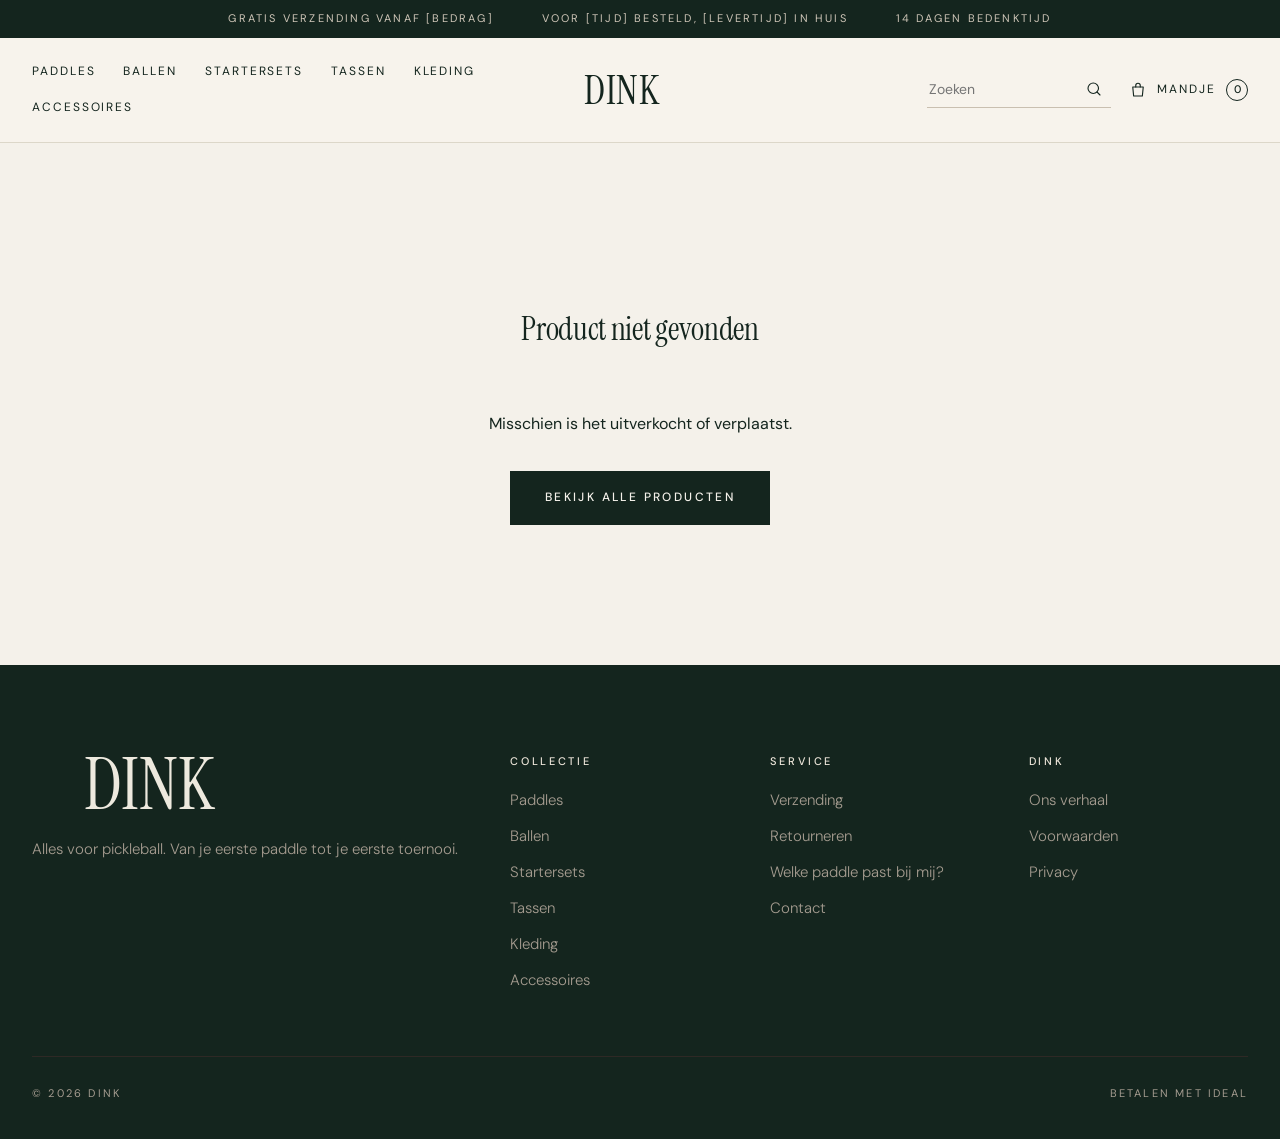
<file: product.html>
<!doctype html>
<html lang="nl">
<head>
<meta charset="utf-8">
<meta name="viewport" content="width=device-width, initial-scale=1">
<title>Product – DINK</title>
<link rel="preconnect" href="https://fonts.googleapis.com">
<link rel="preconnect" href="https://fonts.gstatic.com" crossorigin>
<link href="https://fonts.googleapis.com/css2?family=Instrument+Serif:ital@0;1&family=DM+Sans:opsz,wght@9..40,300..600&display=swap" rel="stylesheet">
<link rel="stylesheet" href="style.css">
</head>
<body>
<div id="kop"></div>

<main id="inhoud" class="wrap">
  <div class="niet-gevonden">Product laden…</div>
</main>

<div id="voet"></div>

<script src="shop.js"></script>
<script>
const VINK = '<svg width="20" height="20" viewBox="0 0 24 24" fill="none" stroke="currentColor" stroke-width="2.2" stroke-linecap="round" stroke-linejoin="round" aria-hidden="true"><path d="M5 12l5 5L20 7"/></svg>';

(async () => {
  const id = new URLSearchParams(location.search).get('id');
  const producten = await laadProducten();
  const p = producten.find(x => x.id === id);
  const main = document.getElementById('inhoud');

  if (!p) {
    main.innerHTML = `<div class="niet-gevonden"><h1 class="display">Product niet gevonden</h1><p>Misschien is het uitverkocht of verplaatst.</p><a class="btn btn-groen" href="./#producten">Bekijk alle producten</a></div>`;
    return;
  }

  document.title = `${p.naam} – DINK`;
  const fotos = (p.afbeeldingen && p.afbeeldingen.length ? p.afbeeldingen : [p.afbeelding]).filter(isUrl);
  const varianten = (p.varianten || []).filter(v => v.naam);
  const specs = (p.specificaties || []).filter(s => s.naam && s.waarde);

  main.innerHTML = `
  <nav class="kruimel" aria-label="Kruimelpad">
    <a href="./">Home</a> ›
    ${p.categorie ? `<a href="./?categorie=${encodeURIComponent(p.categorie)}#producten">${esc(p.categorie)}</a> ›` : ''}
    <span>${esc(p.naam)}</span>
  </nav>

  <section class="product">
    <div class="product-rij">
      <div class="galerij">
        <div class="hoofdfoto" id="hoofdfoto">
          ${fotos.length ? `<img src="${esc(fotos[0])}" alt="${esc(p.naam)}">` : '<span class="ph">[FOTO PRODUCT]</span>'}
        </div>
        ${fotos.length > 1 ? `<div class="duimen" role="list">
          ${fotos.map((f, i) => `<button type="button" role="listitem" data-foto="${i}" aria-label="Foto ${i + 1}" aria-current="${i === 0}"><img src="${esc(f)}" alt="" loading="lazy"></button>`).join('')}
        </div>` : ''}
      </div>

      <div class="koop">
        <div class="winkelnaam">${esc(merkVan(p))}</div>
        <h1 class="display">${esc(p.naam)}</h1>
        ${heeftEenheid(p) ? `
        <div class="prijs-blok">
          <div class="prijs-groot">${euro(p.eenheidsprijs)}<small>per ${esc(p.eenheid)}</small></div>
          <div class="prijs-sub"><b>${euro(p.prijs)}</b> per ${esc(verpakkingTekst(p))}</div>
        </div>` : `<div class="prijs-groot" id="prijs">${euro(prijsVan(p, varianten[0]?.naam))}</div>`}

        ${varianten.length ? `<div>
          <label for="variant">Kies een uitvoering</label>
          <select id="variant">${varianten.map(v => `<option value="${esc(v.naam)}">${esc(v.naam)}${v.prijs != null ? ' – ' + euro(v.prijs) : ''}</option>`).join('')}</select>
        </div>` : ''}

        <div class="aantal-rij">
          <div class="stepper">
            <button type="button" id="min" aria-label="Eén minder">−</button>
            <input id="aantal" type="number" min="1" max="99" value="1" aria-label="${heeftEenheid(p) ? 'Aantal ' + esc(p.verpakking || 'verpakkingen') : 'Aantal'}">
            <button type="button" id="plus" aria-label="Eén meer">+</button>
          </div>
          <button type="button" class="btn btn-groen" id="koopKnop">In winkelmandje</button>
        </div>
        ${heeftEenheid(p) ? `<div class="reken" id="reken"></div>` : ''}

        <div class="zekerheden">
          <div>${VINK}<span>Gratis verzending vanaf [BEDRAG]</span></div>
          <div>${VINK}<span>Persoonlijk advies bij je eerste paddle</span></div>
          <div>${VINK}<span>14 dagen bedenktijd</span></div>
        </div>
      </div>
    </div>
  </section>

  <div class="info-blok">
    ${p.omschrijving ? `<section><h2 class="display">Omschrijving</h2><div class="omschrijving">${esc(p.omschrijving)}</div></section>` : ''}
    ${specs.length ? `<section><h2 class="display">Specificaties</h2>
      <table class="specs"><tbody>${specs.map(s => `<tr><th scope="row">${esc(s.naam)}</th><td>${esc(s.waarde)}</td></tr>`).join('')}</tbody></table>
    </section>` : ''}
  </div>`;

  // Foto's wisselen
  main.querySelectorAll('[data-foto]').forEach(b => b.addEventListener('click', () => {
    const i = +b.dataset.foto;
    document.querySelector('#hoofdfoto img').src = fotos[i];
    main.querySelectorAll('[data-foto]').forEach(x => x.setAttribute('aria-current', x === b));
  }));

  // Uitvoering en aantal
  const variantVeld = document.getElementById('variant');
  if (variantVeld) variantVeld.addEventListener('change', () => { document.getElementById('prijs').textContent = euro(prijsVan(p, variantVeld.value)); });
  const aantal = document.getElementById('aantal');
  const zet = n => { aantal.value = Math.max(1, Math.min(99, n || 1)); };
  document.getElementById('min').addEventListener('click', () => zet(+aantal.value - 1));
  document.getElementById('plus').addEventListener('click', () => zet(+aantal.value + 1));
  aantal.addEventListener('change', () => zet(+aantal.value));
  // Rekenregel: hoeveel m² en wat het kost
  const reken = document.getElementById('reken');
  const toonReken = () => {
    if (!reken) return;
    const n = +aantal.value || 1;
    const totaalEenheid = p.inhoud ? ` = <b>${getalNL(n * p.inhoud)} ${esc(p.eenheid)}</b>` : '';
    reken.innerHTML = `${n} ${esc(meervoud(p.verpakking || 'verpakking', n))}${totaalEenheid} · totaal <b>${euro(n * p.prijs)}</b>`;
  };
  ['click', 'change', 'input'].forEach(ev => aantal.parentElement.addEventListener(ev, () => setTimeout(toonReken)));
  toonReken();

  document.getElementById('koopKnop').addEventListener('click', () => {
    inMandje(p.id, variantVeld ? variantVeld.value : '', +aantal.value, p.naam);
  });
})();
</script>
</body>
</html>
</file>
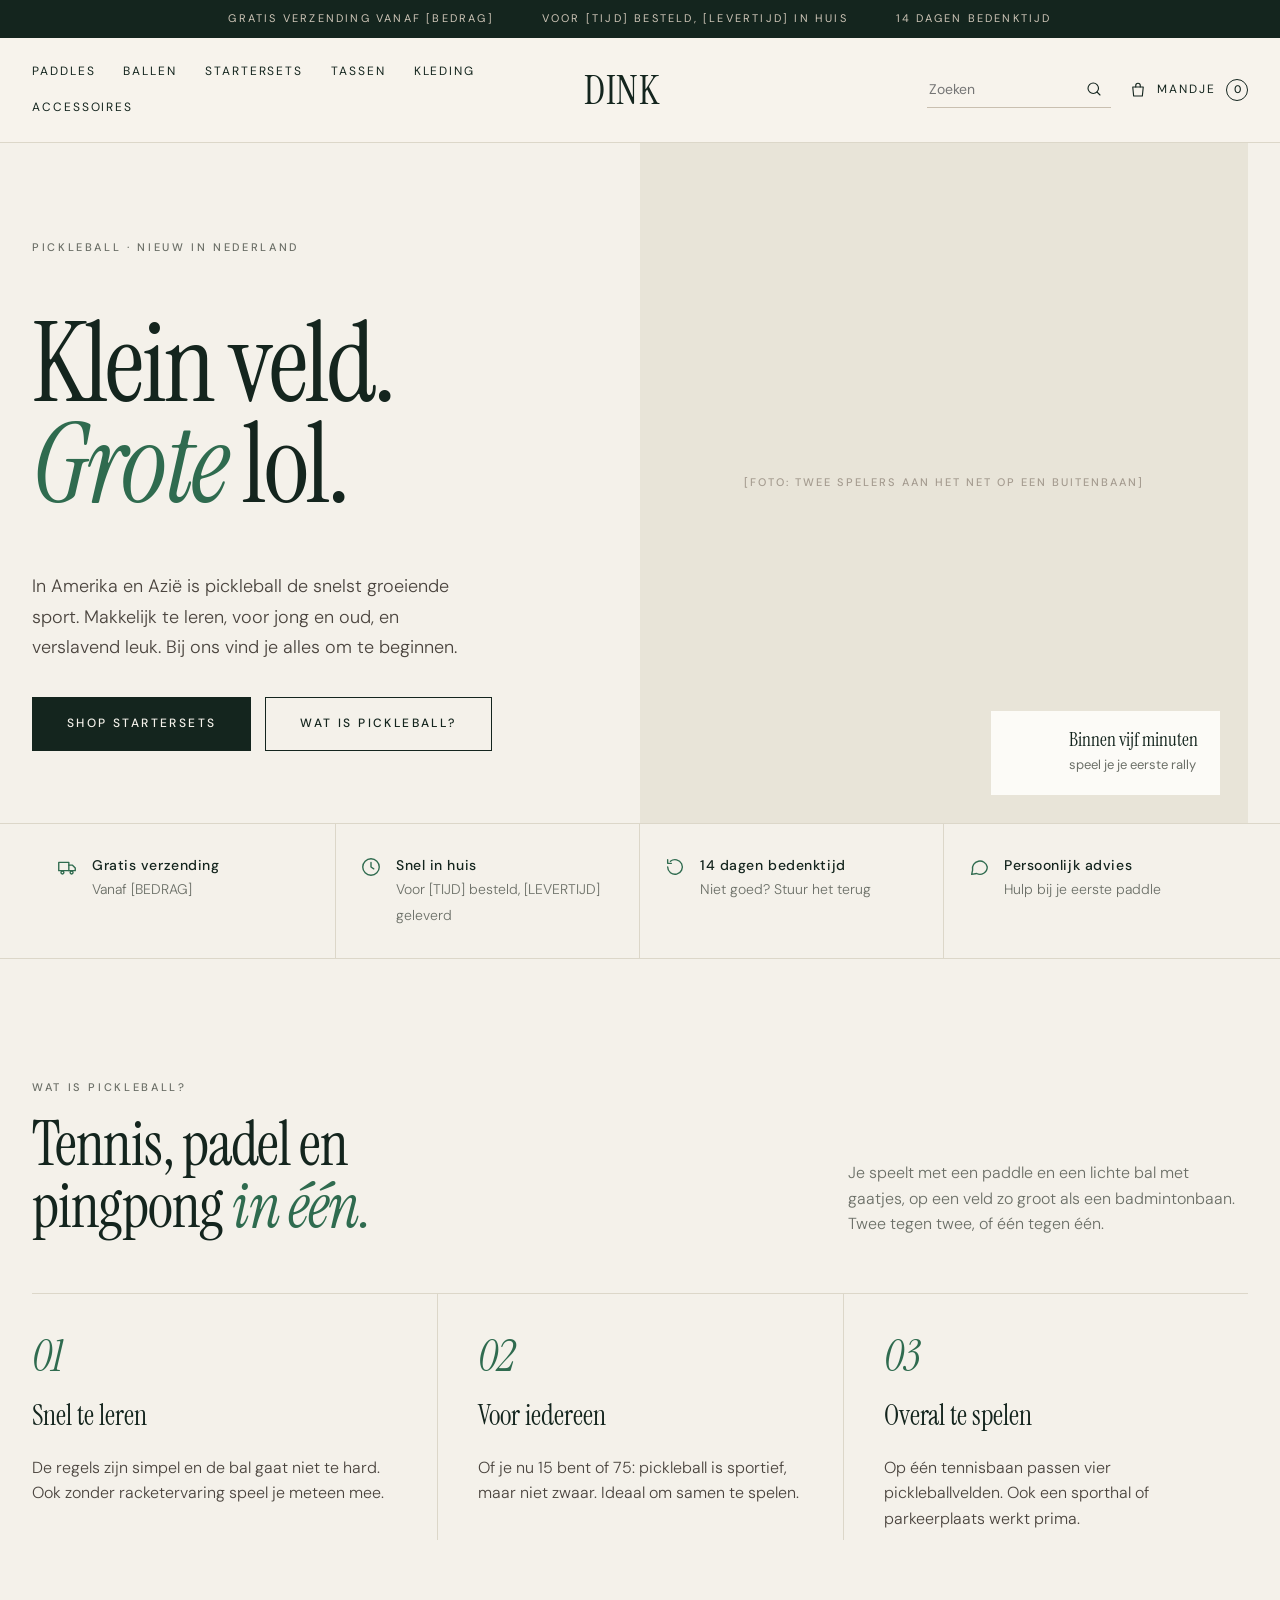
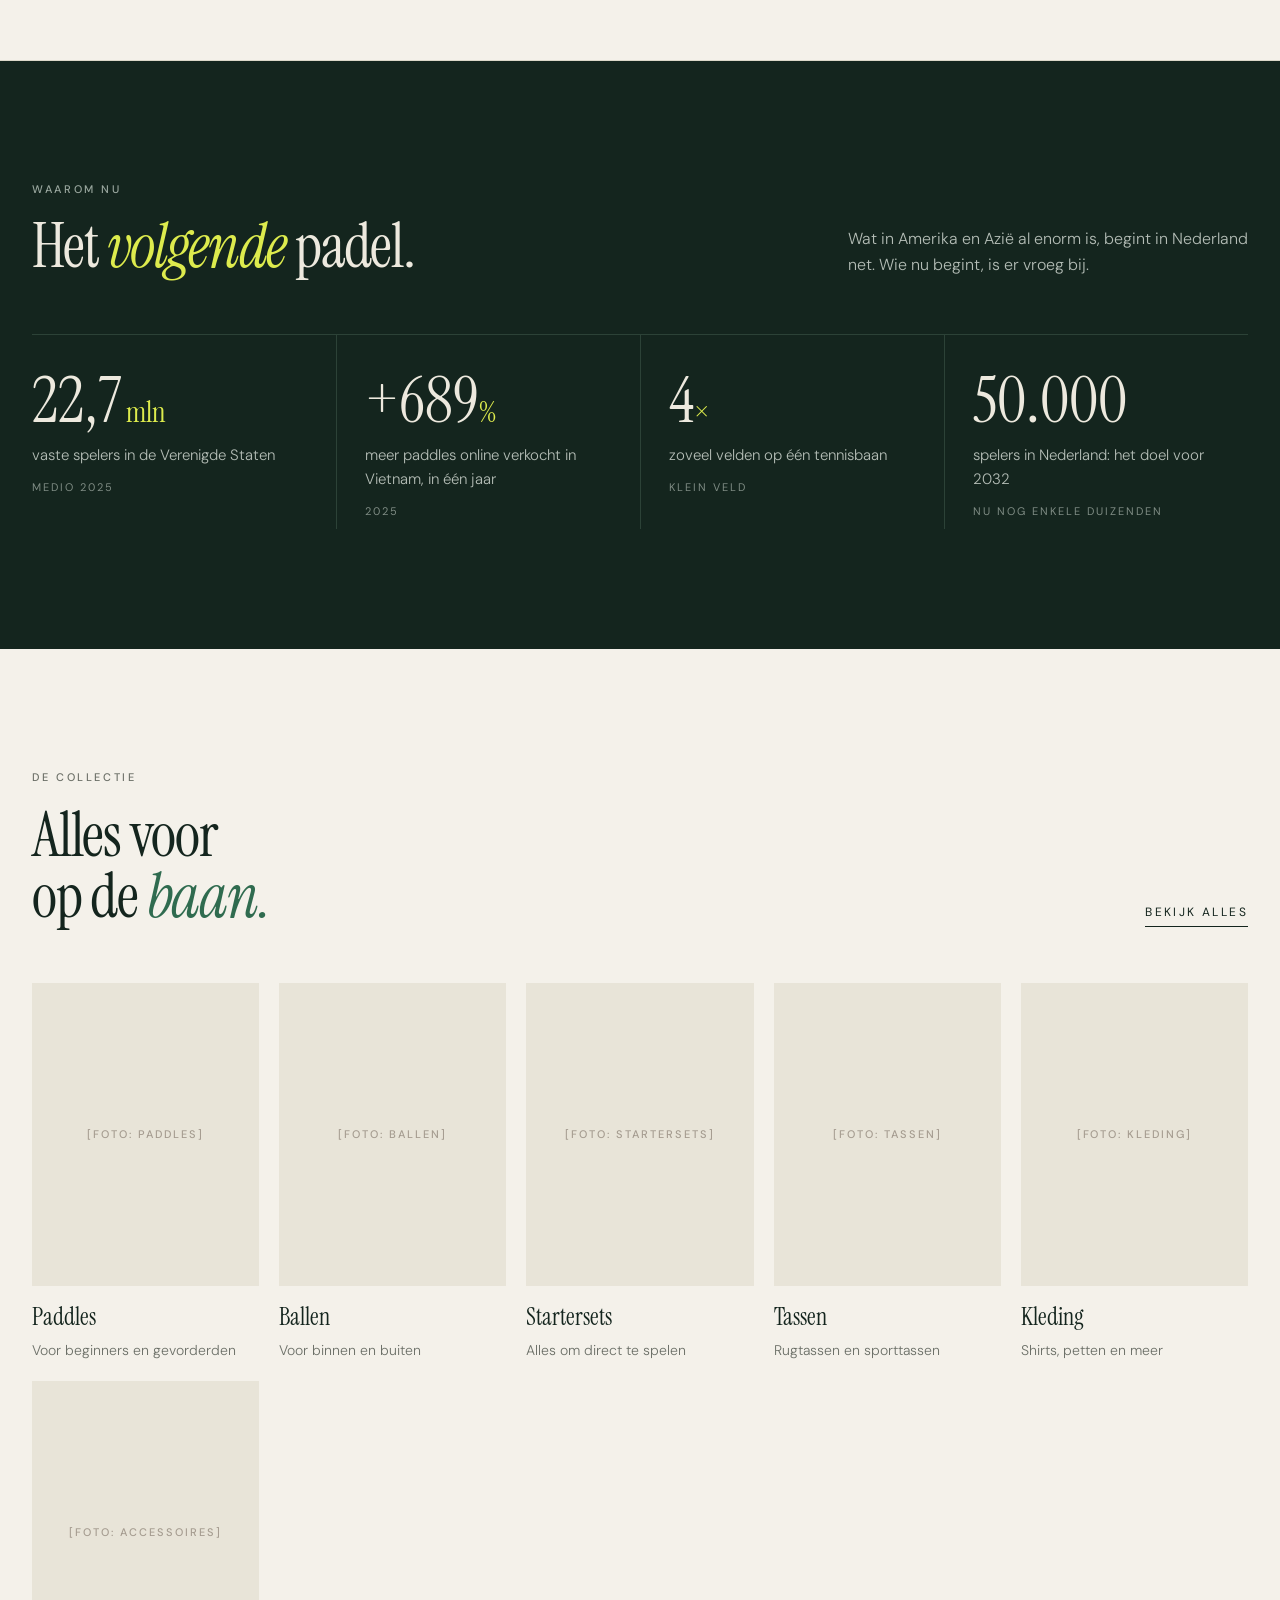
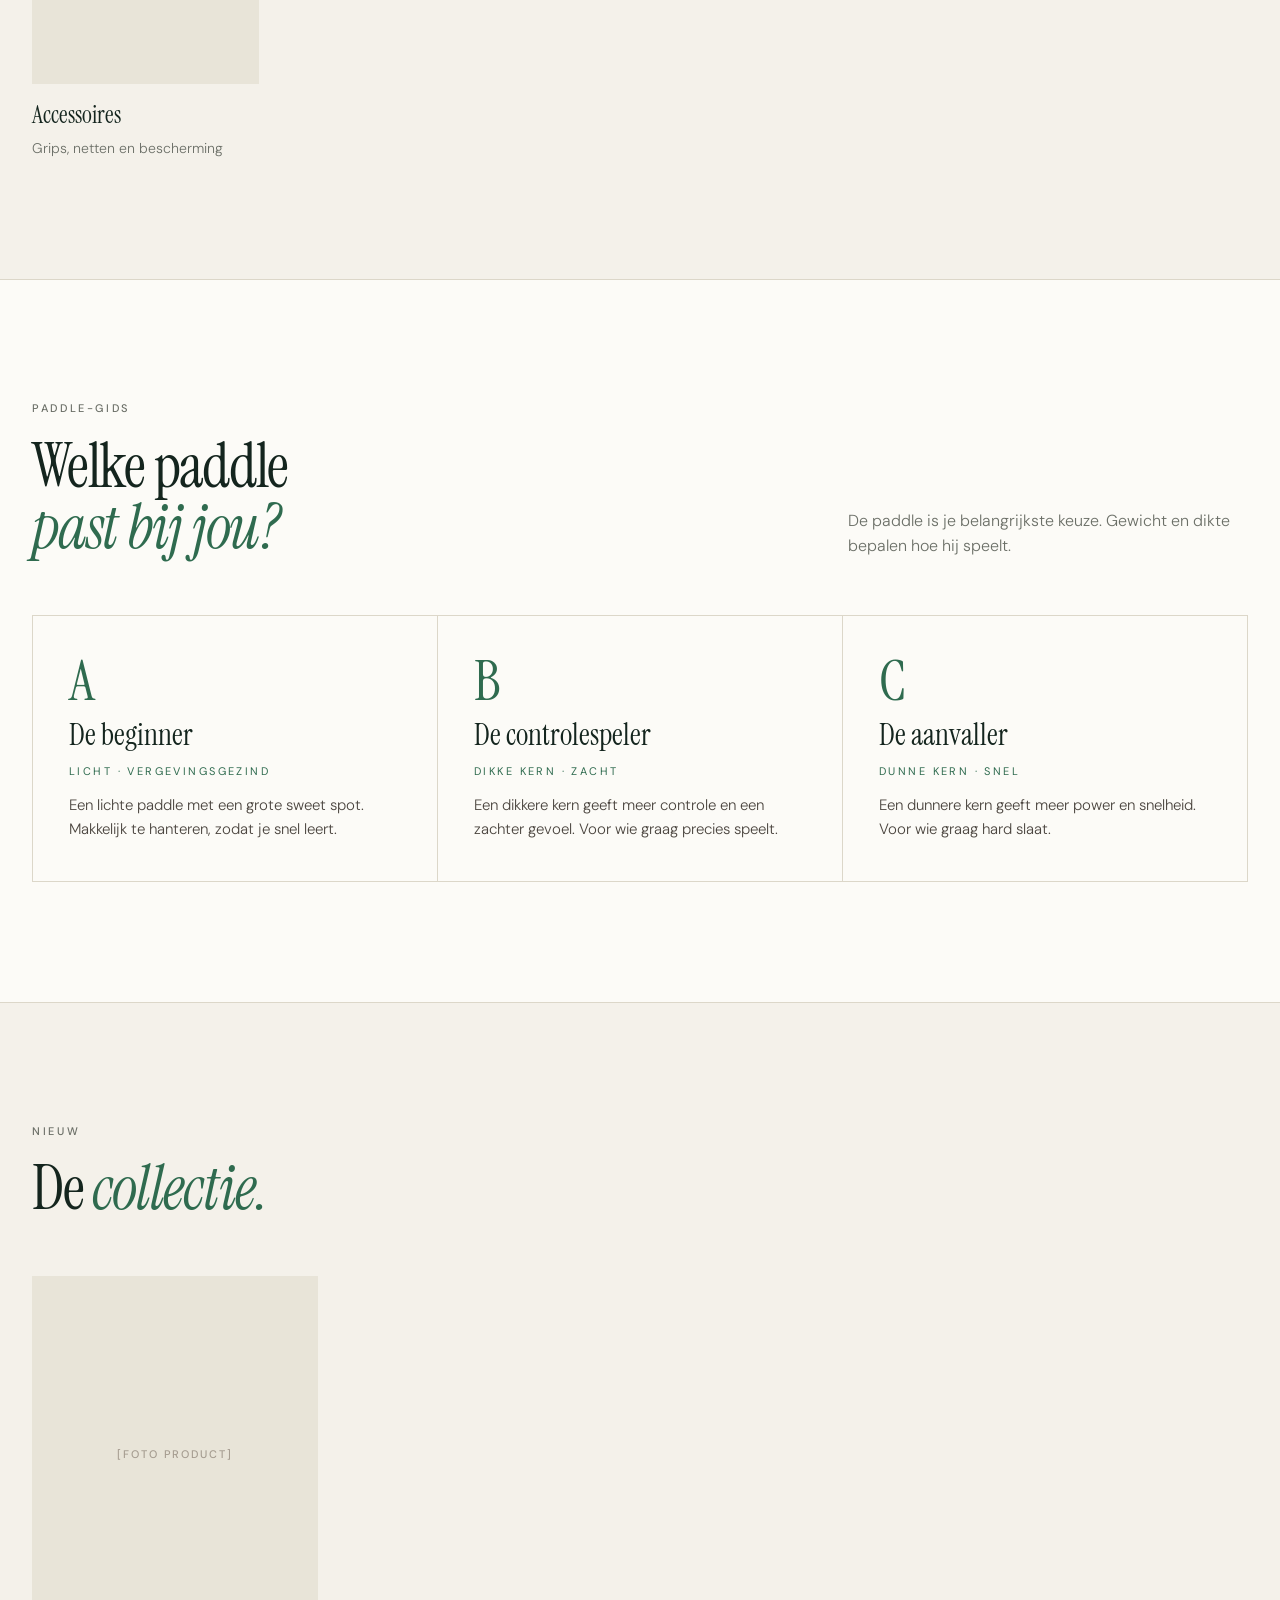
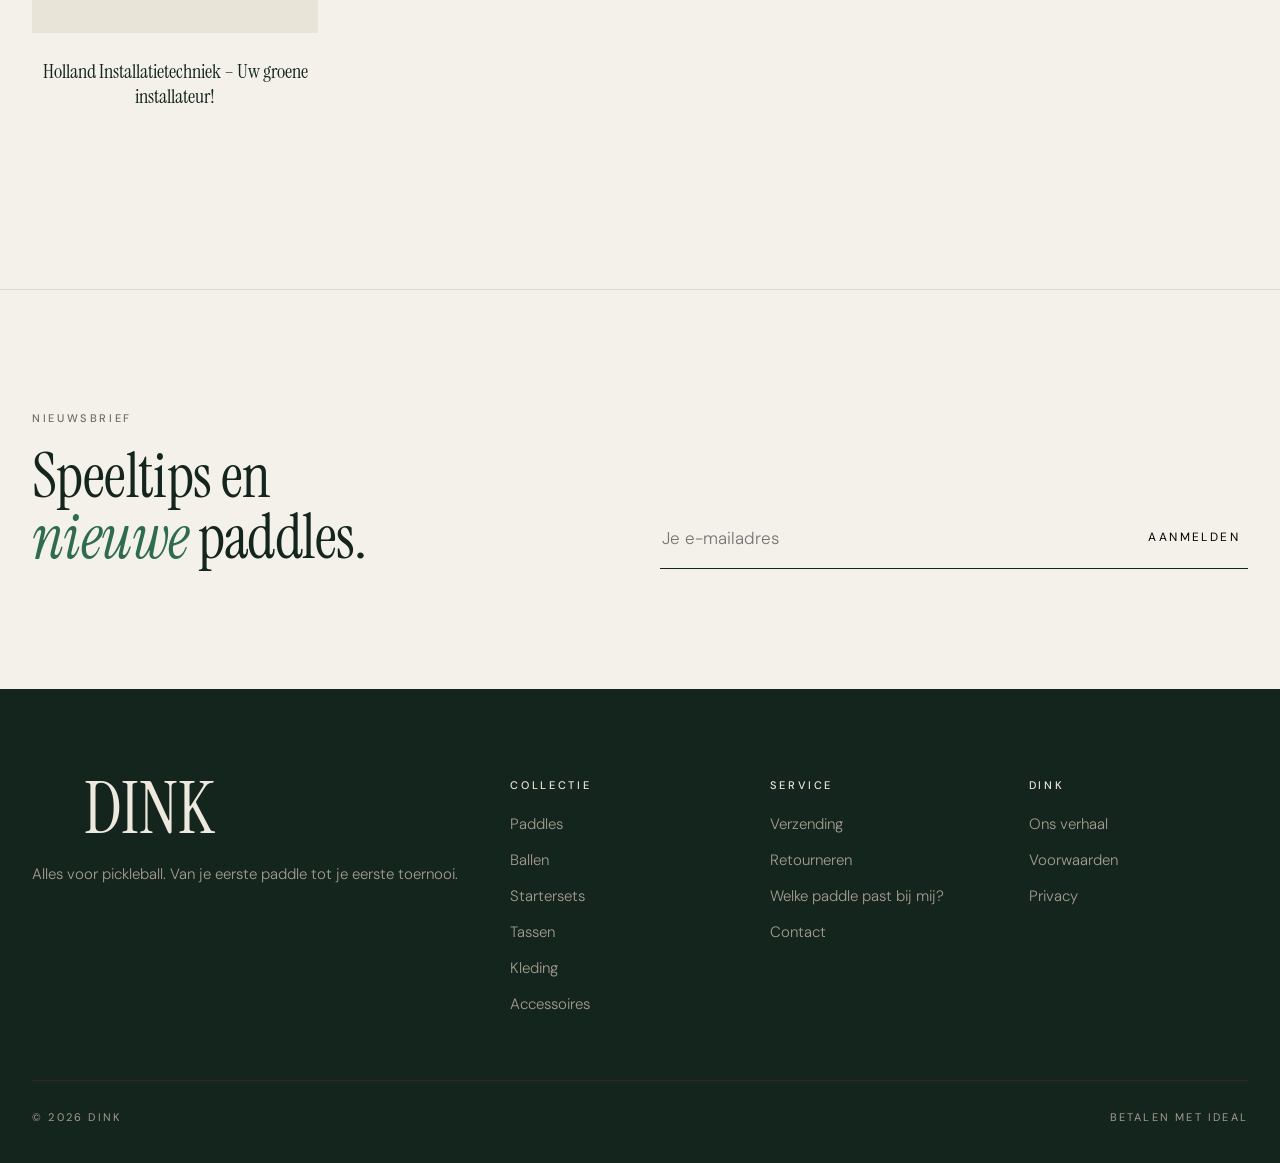
<file: webshop.html>
<!doctype html>
<html lang="nl">
<head>
<meta charset="utf-8">
<meta name="viewport" content="width=device-width, initial-scale=1">
<title>DINK – Pickleball, met stijl</title>
<meta name="description" content="Paddles, ballen en startersets voor pickleball. De snelst groeiende sport van Amerika en Azië, nu in Nederland.">
<link rel="preconnect" href="https://fonts.googleapis.com">
<link rel="preconnect" href="https://fonts.gstatic.com" crossorigin>
<link href="https://fonts.googleapis.com/css2?family=Instrument+Serif:ital@0;1&family=DM+Sans:opsz,wght@9..40,300..600&display=swap" rel="stylesheet">
<link rel="stylesheet" href="style.css">
</head>
<body>
<div id="kop"></div>

<main>
  <!-- Hero -->
  <section class="hero">
    <div class="wrap hero-rij">
      <div class="hero-tekst">
        <div class="label-klein">Pickleball · nieuw in Nederland</div>
        <h1 class="display">Klein veld.<br><i>Grote</i> lol.</h1>
        <div class="hero-onder">
          <p>In Amerika en Azië is pickleball de snelst groeiende sport. Makkelijk te leren, voor jong en oud, en verslavend leuk. Bij ons vind je alles om te beginnen.</p>
          <div class="knoppen">
            <a href="./?categorie=Startersets#producten" class="btn btn-inkt">Shop startersets</a>
            <a href="#wat-is-het" class="btn btn-rand">Wat is pickleball?</a>
          </div>
        </div>
      </div>
      <div class="hero-beeld">
        <div class="ph">[Foto: twee spelers aan het net op een buitenbaan]</div>
        <div class="hero-tag"><span class="bal" aria-hidden="true"></span><div><b>Binnen vijf minuten</b><span>speel je je eerste rally</span></div></div>
      </div>
    </div>
  </section>

  <!-- Voordelen -->
  <section class="usps" aria-label="Voordelen">
    <div class="wrap grid-usp">
      <div class="usp"><svg width="22" height="22" viewBox="0 0 24 24" fill="none" stroke="currentColor" stroke-width="1.5" stroke-linecap="round" stroke-linejoin="round" aria-hidden="true"><path d="M3 7h11v9H3z"/><path d="M14 10h4l3 3v3h-7"/><circle cx="7" cy="18" r="1.6"/><circle cx="17" cy="18" r="1.6"/></svg><div><b>Gratis verzending</b><small>Vanaf [BEDRAG]</small></div></div>
      <div class="usp"><svg width="22" height="22" viewBox="0 0 24 24" fill="none" stroke="currentColor" stroke-width="1.5" stroke-linecap="round" stroke-linejoin="round" aria-hidden="true"><circle cx="12" cy="12" r="9"/><path d="M12 7v5l3 2"/></svg><div><b>Snel in huis</b><small>Voor [TIJD] besteld, [LEVERTIJD] geleverd</small></div></div>
      <div class="usp"><svg width="22" height="22" viewBox="0 0 24 24" fill="none" stroke="currentColor" stroke-width="1.5" stroke-linecap="round" stroke-linejoin="round" aria-hidden="true"><path d="M4 12a8 8 0 1 0 3-6.3"/><path d="M4 4v4h4"/></svg><div><b>14 dagen bedenktijd</b><small>Niet goed? Stuur het terug</small></div></div>
      <div class="usp"><svg width="22" height="22" viewBox="0 0 24 24" fill="none" stroke="currentColor" stroke-width="1.5" stroke-linecap="round" stroke-linejoin="round" aria-hidden="true"><path d="M21 12a8 8 0 0 1-11.6 7.1L4 20l1-4.6A8 8 0 1 1 21 12z"/></svg><div><b>Persoonlijk advies</b><small>Hulp bij je eerste paddle</small></div></div>
    </div>
  </section>

  <!-- Wat is pickleball -->
  <section class="wrap sectie" id="wat-is-het">
    <div class="sectie-kop">
      <div><div class="boven">Wat is pickleball?</div><h2 class="display">Tennis, padel en<br>pingpong <i>in één.</i></h2></div>
      <p>Je speelt met een paddle en een lichte bal met gaatjes, op een veld zo groot als een badmintonbaan. Twee tegen twee, of één tegen één.</p>
    </div>
    <div class="grid-ritueel">
      <div class="stap"><span class="nr">01</span><h3>Snel te leren</h3><p>De regels zijn simpel en de bal gaat niet te hard. Ook zonder racketervaring speel je meteen mee.</p></div>
      <div class="stap"><span class="nr">02</span><h3>Voor iedereen</h3><p>Of je nu 15 bent of 75: pickleball is sportief, maar niet zwaar. Ideaal om samen te spelen.</p></div>
      <div class="stap"><span class="nr">03</span><h3>Overal te spelen</h3><p>Op één tennisbaan passen vier pickleballvelden. Ook een sporthal of parkeerplaats werkt prima.</p></div>
    </div>
  </section>

  <!-- Cijfers -->
  <section class="sectie cijfers">
    <div class="wrap">
      <div class="sectie-kop">
        <div><div class="boven">Waarom nu</div><h2 class="display">Het <i>volgende</i> padel.</h2></div>
        <p>Wat in Amerika en Azië al enorm is, begint in Nederland net. Wie nu begint, is er vroeg bij.</p>
      </div>
      <div class="grid-cijfer">
        <div class="cijfer"><b>22,7<small> mln</small></b><span>vaste spelers in de Verenigde Staten</span><cite>Medio 2025</cite></div>
        <div class="cijfer"><b>+689<small>%</small></b><span>meer paddles online verkocht in Vietnam, in één jaar</span><cite>2025</cite></div>
        <div class="cijfer"><b>4<small>×</small></b><span>zoveel velden op één tennisbaan</span><cite>Klein veld</cite></div>
        <div class="cijfer"><b>50.000</b><span>spelers in Nederland: het doel voor 2032</span><cite>Nu nog enkele duizenden</cite></div>
      </div>
    </div>
  </section>

  <!-- Categorieën -->
  <section class="wrap sectie" id="categorieen">
    <div class="sectie-kop">
      <div><div class="boven">De collectie</div><h2 class="display">Alles voor<br>op de <i>baan.</i></h2></div>
      <a href="#producten">Bekijk alles</a>
    </div>
    <div class="grid-cat" id="catGrid"></div>
  </section>

  <!-- Paddle-gids -->
  <section class="sectie geuren" id="gids">
    <div class="wrap">
      <div class="sectie-kop">
        <div><div class="boven">Paddle-gids</div><h2 class="display">Welke paddle<br><i>past bij jou?</i></h2></div>
        <p>De paddle is je belangrijkste keuze. Gewicht en dikte bepalen hoe hij speelt.</p>
      </div>
      <div class="grid-geur">
        <a class="geur" href="./?zoek=beginner#producten" style="text-decoration:none"><span class="han">A</span><h3>De beginner</h3><span class="noten">Licht · vergevingsgezind</span><p>Een lichte paddle met een grote sweet spot. Makkelijk te hanteren, zodat je snel leert.</p></a>
        <a class="geur" href="./?zoek=16mm#producten" style="text-decoration:none"><span class="han">B</span><h3>De controlespeler</h3><span class="noten">Dikke kern · zacht</span><p>Een dikkere kern geeft meer controle en een zachter gevoel. Voor wie graag precies speelt.</p></a>
        <a class="geur" href="./?zoek=13mm#producten" style="text-decoration:none"><span class="han">C</span><h3>De aanvaller</h3><span class="noten">Dunne kern · snel</span><p>Een dunnere kern geeft meer power en snelheid. Voor wie graag hard slaat.</p></a>
      </div>
    </div>
  </section>

  <!-- Producten -->
  <section class="wrap sectie" id="producten">
    <div class="sectie-kop">
      <div><div class="boven" id="prodBoven">Nieuw</div><h2 class="display" id="prodTitel">De <i>collectie.</i></h2></div>
      <a href="./#producten" id="prodAlles">Alles bekijken</a>
    </div>
    <div class="grid-prod" id="productlijst"></div>
  </section>

  <!-- Nieuwsbrief -->
  <section class="wrap sectie" style="border-bottom:none">
    <div class="nieuws-blok">
      <div><div class="boven">Nieuwsbrief</div><h2 class="display">Speeltips en<br><i>nieuwe</i> paddles.</h2></div>
      <form class="nieuws-form" onsubmit="event.preventDefault(); this.querySelector('button').textContent='Bedankt';">
        <label for="mail" class="sr-only">E-mailadres</label>
        <input id="mail" type="email" placeholder="Je e-mailadres" required>
        <button type="submit">Aanmelden</button>
      </form>
    </div>
  </section>
</main>

<div id="voet"></div>

<script src="shop.js"></script>
<script>
// Categorieën
document.getElementById('catGrid').innerHTML = CATEGORIEEN.map(c => `
  <a class="cat" href="./?categorie=${encodeURIComponent(c.naam)}#producten">
    <div class="ph">[Foto: ${esc(c.naam.toLowerCase())}]</div>
    <div><span class="naam">${esc(c.naam)}</span><small>${esc(c.sub)}</small></div>
  </a>`).join('');

// Producten, met filter op categorie of zoekterm
(async () => {
  const params = new URLSearchParams(location.search);
  const categorie = params.get('categorie');
  const zoek = (params.get('zoek') || '').trim().toLowerCase();
  let lijst = await laadProducten();
  if (categorie) {
    lijst = lijst.filter(p => p.categorie === categorie);
    document.getElementById('prodBoven').textContent = 'Collectie';
    document.getElementById('prodTitel').textContent = categorie;
  }
  if (zoek) {
    lijst = lijst.filter(p => `${p.naam} ${merkVan(p)} ${p.omschrijving || ''} ${p.categorie || ''} ${(p.specificaties || []).map(s => s.waarde).join(' ')}`.toLowerCase().includes(zoek));
    document.getElementById('prodBoven').textContent = 'Zoeken';
    document.getElementById('prodTitel').textContent = '"' + params.get('zoek') + '"';
    const veld = document.getElementById('zoek'); if (veld) veld.value = params.get('zoek');
  }
  if (!categorie && !zoek) document.getElementById('prodAlles').hidden = true;
  const bal = '<span class="bal" aria-hidden="true"></span>';
  document.getElementById('productlijst').innerHTML = lijst.length
    ? lijst.map(productKaart).join('')
    : (categorie || zoek)
      ? `<div class="leeg">${bal}<b>Binnenkort</b><span>Hier komen binnenkort producten bij.</span><a class="btn btn-rand" href="./#producten">Bekijk alles</a></div>`
      : `<div class="leeg">${bal}<b>De eerste collectie komt eraan</b><span>We kiezen onze paddles met zorg uit. Meld je aan voor de nieuwsbrief en hoor als eerste wanneer we live gaan.</span></div>`;
  if (categorie || zoek) document.getElementById('producten').scrollIntoView();
})();
</script>
</body>
</html>
</file>
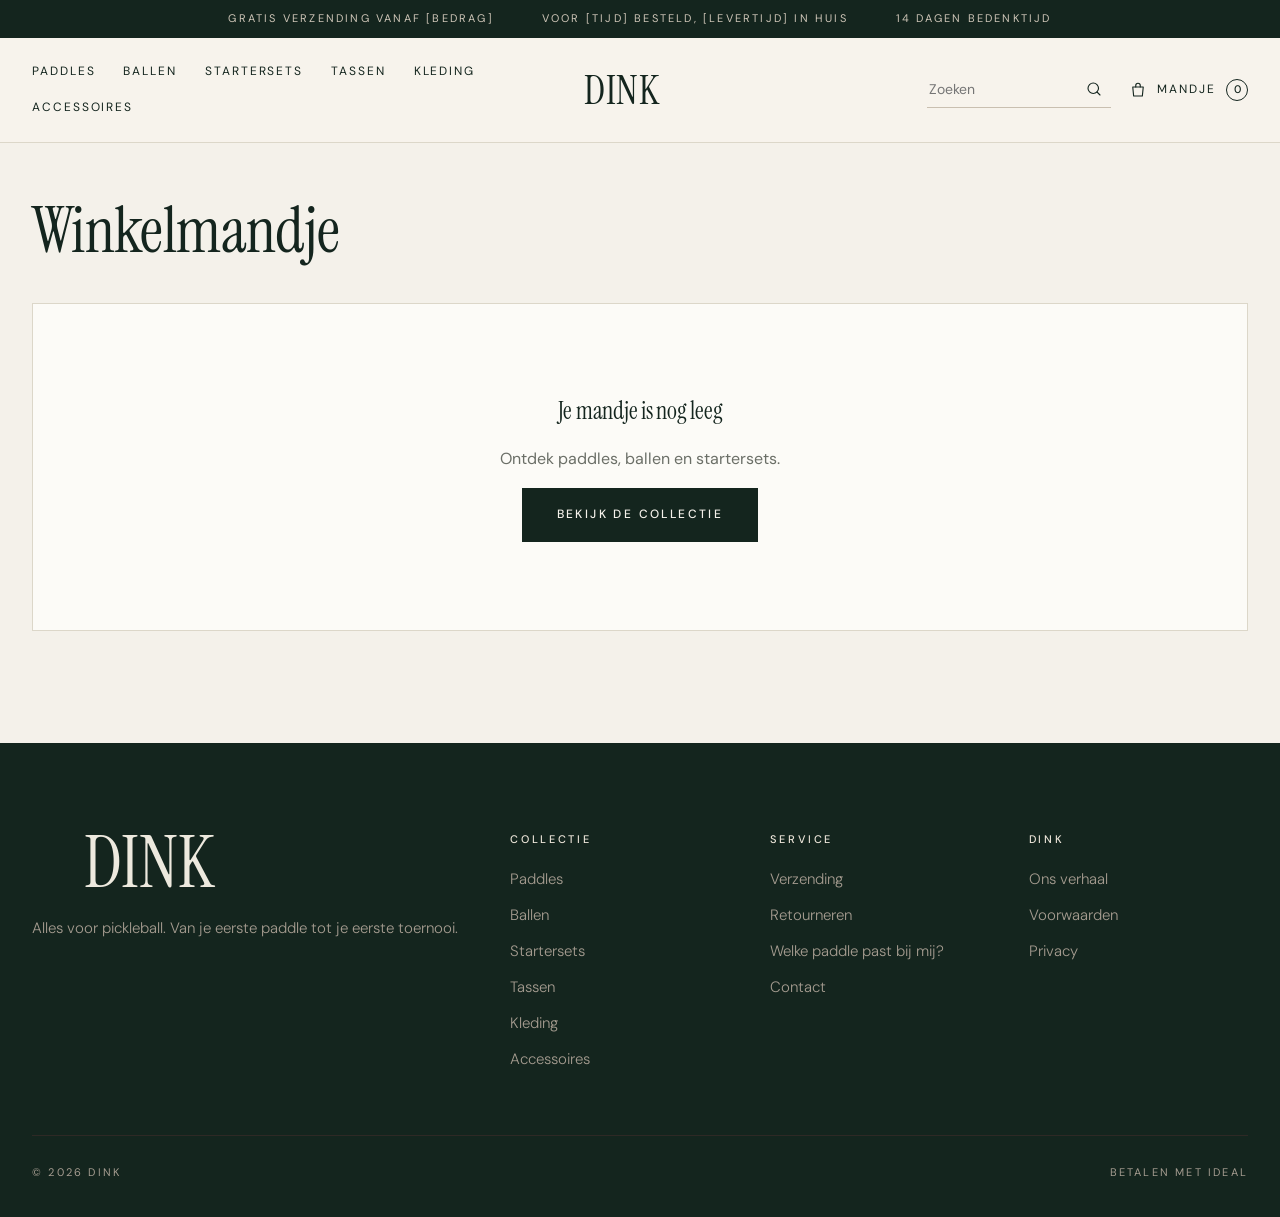
<file: winkelmandje.html>
<!doctype html>
<html lang="nl">
<head>
<meta charset="utf-8">
<meta name="viewport" content="width=device-width, initial-scale=1">
<title>Winkelmandje – DINK</title>
<link rel="preconnect" href="https://fonts.googleapis.com">
<link rel="preconnect" href="https://fonts.gstatic.com" crossorigin>
<link href="https://fonts.googleapis.com/css2?family=Instrument+Serif:ital@0;1&family=DM+Sans:opsz,wght@9..40,300..600&display=swap" rel="stylesheet">
<link rel="stylesheet" href="style.css">
</head>
<body>
<div id="kop"></div>

<main class="wrap mandje-pagina" id="inhoud"></main>

<div id="voet"></div>

<script src="shop.js"></script>
<script>
const main = document.getElementById('inhoud');
let producten = [];

function regels() {
  return Mandje.lees().map((r, index) => {
    const p = producten.find(x => x.id === r.id);
    if (!p) return null;
    const prijs = prijsVan(p, r.variant);
    return { index, p, variant: r.variant, aantal: r.aantal, prijs, totaal: (prijs || 0) * r.aantal };
  }).filter(Boolean);
}

function render() {
  const lijst = regels();
  if (!lijst.length) {
    main.innerHTML = `<h1 class="display">Winkelmandje</h1>
      <div class="leeg-mandje"><h2 class="display" style="margin:0">Je mandje is nog leeg</h2>
      <p style="margin:0;color:var(--grijs)">Ontdek paddles, ballen en startersets.</p>
      <a class="btn btn-groen" href="./#producten">Bekijk de collectie</a></div>`;
    return;
  }
  const subtotaal = lijst.reduce((s, r) => s + r.totaal, 0);
  const bezorg = WINKEL_CONFIG.bezorgkosten;

  main.innerHTML = `
  <h1 class="display">Winkelmandje</h1>
  <div class="mandje-rij">
    <div class="mandje-items">
      ${lijst.map(r => `
      <div class="regel">
        ${isUrl(r.p.afbeelding) ? `<img src="${esc(r.p.afbeelding)}" alt="">` : '<span class="geen"></span>'}
        <div class="info">
          <a href="product.html?id=${encodeURIComponent(r.p.id)}">${esc(r.p.naam)}</a>
          <small>${r.variant ? esc(r.variant) + ' · ' : ''}${euro(r.prijs)} per ${esc(verpakkingTekst(r.p))}${heeftEenheid(r.p) && r.p.inhoud ? ` · totaal ${getalNL(r.aantal * r.p.inhoud)} ${esc(r.p.eenheid)}` : ''}</small>
        </div>
        <div class="stepper">
          <button type="button" data-min="${r.index}" aria-label="Eén minder">−</button>
          <input type="number" min="0" max="99" value="${r.aantal}" data-aantal="${r.index}" aria-label="Aantal">
          <button type="button" data-plus="${r.index}" aria-label="Eén meer">+</button>
        </div>
        <div class="bedrag">${euro(r.totaal)}</div>
        <button type="button" class="weg" data-weg="${r.index}" aria-label="Verwijderen">
          <svg width="20" height="20" viewBox="0 0 24 24" fill="none" stroke="currentColor" stroke-width="2" stroke-linecap="round" aria-hidden="true"><path d="M4 7h16M10 11v6M14 11v6M6 7l1 13h10l1-13M9 7V4h6v3"/></svg>
        </button>
      </div>`).join('')}

      <section class="kaart-wit" style="background:var(--wit);border-radius:24px;padding:28px;margin-top:12px">
        <h2 class="display" style="margin:0 0 18px;font-size:26px">Je gegevens</h2>
        <form id="bestelForm" class="formulier" novalidate>
          <div class="breed keuze" role="radiogroup" aria-label="Bezorgen of afhalen">
            <label><input type="radio" name="levering" value="Bezorgen" checked> Bezorgen</label>
            <label><input type="radio" name="levering" value="Afhalen"> Afhalen</label>
          </div>
          <div><label for="voornaam">Voornaam *</label><input id="voornaam" name="voornaam" required autocomplete="given-name"></div>
          <div><label for="achternaam">Achternaam *</label><input id="achternaam" name="achternaam" required autocomplete="family-name"></div>
          <div><label for="email">E-mailadres *</label><input id="email" name="email" type="email" required autocomplete="email"></div>
          <div><label for="telefoon">Telefoonnummer *</label><input id="telefoon" name="telefoon" type="tel" required autocomplete="tel"></div>
          <div class="adres"><label for="postcode">Postcode *</label><input id="postcode" name="postcode" required autocomplete="postal-code"></div>
          <div class="adres"><label for="huisnummer">Huisnummer *</label><input id="huisnummer" name="huisnummer" required></div>
          <div class="breed adres"><label for="straat">Straat en woonplaats *</label><input id="straat" name="straat" required autocomplete="street-address"></div>
          <div class="breed"><label for="opmerking">Opmerking (optioneel)</label><textarea id="opmerking" name="opmerking"></textarea></div>
        </form>
      </section>
    </div>

    <aside class="overzicht" aria-label="Overzicht">
      <h2 class="display">Overzicht</h2>
      <div class="lijn"><span>Subtotaal</span><span>${euro(subtotaal)}</span></div>
      <div class="lijn"><span>Bezorgen</span><span id="bezorgRegel">${bezorg == null ? 'volgt' : euro(bezorg)}</span></div>
      <div class="lijn totaal"><span>Totaal</span><span id="totaalRegel">${euro(subtotaal + (bezorg || 0))}</span></div>
      <button type="submit" form="bestelForm" class="btn btn-groen" id="bestelKnop">Bestelling plaatsen</button>
      <p class="klein">Je ontvangt binnen één werkdag een bevestiging met een betaalverzoek via iDEAL. Na betaling gaat je bestelling direct in behandeling.</p>
      <p class="klein" id="fout" role="alert" style="color:#B42318;font-weight:600"></p>
    </aside>
  </div>`;

  // Bezorgen of afhalen
  const levering = () => main.querySelector('input[name="levering"]:checked').value;
  const pasLeveringAan = () => {
    const afhalen = levering() !== 'Bezorgen';
    main.querySelectorAll('.adres').forEach(el => { el.hidden = afhalen; el.querySelector('input').required = !afhalen; });
    const kosten = afhalen ? 0 : bezorg;
    document.getElementById('bezorgRegel').textContent = afhalen ? 'gratis' : (bezorg == null ? 'volgt' : euro(bezorg));
    document.getElementById('totaalRegel').textContent = euro(subtotaal + (kosten || 0));
  };
  main.querySelectorAll('input[name="levering"]').forEach(i => i.addEventListener('change', pasLeveringAan));
  pasLeveringAan();

  document.getElementById('bestelForm').addEventListener('submit', e => { e.preventDefault(); bestel(lijst, subtotaal, levering()); });
}

main.addEventListener('click', e => {
  const t = e.target.closest('[data-min],[data-plus],[data-weg]');
  if (!t) return;
  const m = Mandje.lees();
  if (t.dataset.weg !== undefined) Mandje.zet(+t.dataset.weg, 0);
  else if (t.dataset.min !== undefined) Mandje.zet(+t.dataset.min, m[+t.dataset.min].aantal - 1);
  else Mandje.zet(+t.dataset.plus, m[+t.dataset.plus].aantal + 1);
  render();
});
main.addEventListener('change', e => {
  if (e.target.dataset.aantal !== undefined) { Mandje.zet(+e.target.dataset.aantal, parseInt(e.target.value, 10) || 0); render(); }
});

function ordernummer() {
  const d = new Date();
  const dt = `${String(d.getFullYear()).slice(2)}${String(d.getMonth() + 1).padStart(2, '0')}${String(d.getDate()).padStart(2, '0')}`;
  return `KIR-${dt}-${Math.random().toString(36).slice(2, 6).toUpperCase()}`;
}

async function bestel(lijst, subtotaal, levering) {
  const form = document.getElementById('bestelForm');
  const fout = document.getElementById('fout');
  fout.textContent = '';
  if (!form.checkValidity()) { form.reportValidity(); fout.textContent = 'Vul alle verplichte velden in.'; return; }

  const v = Object.fromEntries(new FormData(form));
  const nr = ordernummer();
  const afhalen = levering !== 'Bezorgen';
  const bezorg = afhalen ? 0 : WINKEL_CONFIG.bezorgkosten;

  // Overzicht voor jou: per product de winkel en de link, zodat je weet waar je het moet halen en declareren
  const productregels = lijst.map(r =>
    `${r.aantal}x ${r.p.naam}${r.variant ? ' (' + r.variant + ')' : ''} – ${euro(r.prijs)} per ${verpakkingTekst(r.p)}${heeftEenheid(r.p) && r.p.inhoud ? ' (totaal ' + getalNL(r.aantal * r.p.inhoud) + ' ' + r.p.eenheid + ')' : ''} = ${euro(r.totaal)}\n   Winkel: ${r.p.winkel}${r.p.link ? '\n   Link: ' + r.p.link : ''}`
  ).join('\n\n');
  const tekst =
`Nieuwe bestelling ${nr}

KLANT
${v.voornaam} ${v.achternaam}
${v.email} · ${v.telefoon}
${afhalen ? 'Afhalen' : `Bezorgen: ${v.straat}, ${v.postcode} nr. ${v.huisnummer}`}
${v.opmerking ? 'Opmerking: ' + v.opmerking : ''}

PRODUCTEN
${productregels}

Subtotaal: ${euro(subtotaal)}
Bezorgen: ${afhalen ? 'gratis (afhalen)' : (bezorg == null ? 'nog bepalen' : euro(bezorg))}
Totaal: ${euro(subtotaal + (bezorg || 0))}`;

  const knop = document.getElementById('bestelKnop');
  knop.disabled = true; knop.textContent = 'Bezig met versturen…';

  try {
    if (WINKEL_CONFIG.bestelFormulier) {
      const r = await fetch(WINKEL_CONFIG.bestelFormulier, {
        method: 'POST',
        headers: { 'Content-Type': 'application/json', 'Accept': 'application/json' },
        body: JSON.stringify({ _subject: `Bestelling ${nr}`, ordernummer: nr, email: v.email, naam: `${v.voornaam} ${v.achternaam}`, bestelling: tekst })
      });
      if (!r.ok) throw new Error('verzenden');
    } else if (WINKEL_CONFIG.bestelEmail) {
      location.href = `mailto:${WINKEL_CONFIG.bestelEmail}?subject=${encodeURIComponent('Bestelling ' + nr)}&body=${encodeURIComponent(tekst)}`;
    } else {
      throw new Error('niet-ingesteld');
    }
    Mandje.leeg();
    main.innerHTML = `
      <div class="bevestiging">
        <div class="vink"><svg width="36" height="36" viewBox="0 0 24 24" fill="none" stroke="#F4F1EA" stroke-width="2.4" stroke-linecap="round" stroke-linejoin="round" aria-hidden="true"><path d="M5 12l5 5L20 7"/></svg></div>
        <h1 class="display" style="margin:0">Bedankt voor je bestelling!</h1>
        <p style="margin:0">Je ordernummer is <b>${esc(nr)}</b>.</p>
        <p style="margin:0;color:var(--grijs)">We sturen je binnen één werkdag een bevestiging met een betaalverzoek naar <b>${esc(v.email)}</b>.</p>
        <a class="btn btn-groen" href="./">Verder winkelen</a>
      </div>`;
    window.scrollTo(0, 0);
  } catch (err) {
    fout.textContent = err.message === 'niet-ingesteld'
      ? 'Online bestellen is binnenkort mogelijk. Neem tot die tijd contact met ons op.'
      : 'Het versturen is niet gelukt. Probeer het opnieuw of neem contact met ons op.';
    knop.disabled = false; knop.textContent = 'Bestelling plaatsen';
  }
}

(async () => { producten = await laadProducten(); render(); })();
</script>
</body>
</html>
</file>
<file: site.css>
:root{
  --inkt:#14213A; --tekst:#14213A; --grijs:#5E6676; --lijn:#DFE2E8; --vlak:#EEF0F4;
  --bg:#F6F5F1; --wit:#FFFFFF; --accent:#E5603A; --accent-donker:#C84C29; --zacht:#FCE9E2;
  --groen:#1F7A55; --groen-zacht:#E3F2EA;
}
*{box-sizing:border-box}
html{-webkit-text-size-adjust:100%;scroll-behavior:smooth}
body{margin:0;font-family:'Instrument Sans',system-ui,sans-serif;color:var(--tekst);background:var(--bg);line-height:1.55;font-size:16px}
a{color:var(--inkt)}
h1,h2,h3{font-family:'Schibsted Grotesk',system-ui,sans-serif;letter-spacing:-0.025em;margin:0}
.wrap{max-width:1180px;margin:0 auto;padding:0 24px}
.sr-only{position:absolute;width:1px;height:1px;overflow:hidden;clip:rect(0 0 0 0);white-space:nowrap}
[hidden]{display:none!important}

.btn{display:inline-flex;align-items:center;justify-content:center;gap:10px;height:54px;padding:0 26px;border-radius:12px;font:inherit;font-weight:600;font-size:16px;text-decoration:none;border:1.5px solid transparent;cursor:pointer;transition:background .2s,color .2s,border-color .2s}
.btn-accent{background:var(--accent);color:#fff}.btn-accent:hover{background:var(--accent-donker)}
.btn-inkt{background:var(--inkt);color:#fff}.btn-inkt:hover{background:#0A1426}
.btn-rand{border-color:#C9CED8;background:var(--wit);color:var(--inkt)}.btn-rand:hover{border-color:var(--inkt)}
.btn-tekst{background:none;border:none;color:var(--grijs);padding:0 8px}.btn-tekst:hover{color:var(--inkt)}
.btn:disabled{opacity:.45;cursor:not-allowed}

header{border-bottom:1px solid var(--lijn);background:rgba(246,245,241,.92);backdrop-filter:blur(8px);-webkit-backdrop-filter:blur(8px);position:sticky;top:0;z-index:10}
.header-rij{display:flex;align-items:center;justify-content:space-between;gap:16px;height:72px}
.logo{display:flex;align-items:center;gap:10px;text-decoration:none;font-family:'Schibsted Grotesk',sans-serif;font-weight:800;font-size:21px;letter-spacing:-0.03em;color:var(--inkt)}
.header-rij nav{display:flex;gap:24px;align-items:center;font-weight:500;font-size:15px}
.header-rij nav a{text-decoration:none;color:var(--grijs)}.header-rij nav a:hover{color:var(--inkt)}

.hero{padding:88px 0 72px}
.hero-rij{display:grid;grid-template-columns:minmax(0,1.15fr) minmax(0,1fr);gap:64px;align-items:center}
.label{display:inline-flex;align-items:center;gap:8px;font-size:13px;font-weight:600;color:var(--accent-donker);background:var(--zacht);padding:6px 12px;border-radius:999px}
.hero h1{font-size:clamp(44px,6vw,80px);line-height:.98;font-weight:800;margin:22px 0}
.hero h1 span{color:var(--accent)}
.hero p{font-size:19px;color:#3D4658;max-width:520px;margin:0 0 32px}
.hero-knoppen{display:flex;flex-wrap:wrap;gap:12px;align-items:center}
.hero-klein{display:flex;flex-wrap:wrap;gap:8px 22px;margin-top:28px;font-size:14px;color:var(--grijs)}
.hero-klein span{display:inline-flex;gap:8px;align-items:center}
.voorproef{background:var(--wit);border:1px solid var(--lijn);border-radius:24px;padding:28px;box-shadow:0 30px 60px -30px rgba(20,33,58,.25);display:flex;flex-direction:column;gap:16px}
.voorproef .vraag{font-family:'Schibsted Grotesk',sans-serif;font-weight:700;font-size:22px;letter-spacing:-0.02em}
.voorproef .vb-opties{display:grid;grid-template-columns:1fr 1fr;gap:10px}
.voorproef .vb-opties div{border:1.5px solid var(--lijn);border-radius:12px;padding:14px;font-weight:600;font-size:15px}
.voorproef .vb-opties div.aan{border-color:var(--accent);background:var(--zacht)}
.voorproef .vb-match{display:flex;align-items:center;gap:14px;background:var(--groen-zacht);border-radius:14px;padding:14px 16px}
.voorproef .vb-match b{font-family:'Schibsted Grotesk',sans-serif;font-size:26px;color:var(--groen)}
.voorproef .vb-match span{font-size:14px;color:#2E4A3D}

.sectie{padding:96px 0;border-top:1px solid var(--lijn)}
.sectie-kop{display:flex;flex-wrap:wrap;justify-content:space-between;align-items:end;gap:16px 40px;margin-bottom:44px}
.sectie-kop h2{font-size:clamp(32px,4vw,52px);line-height:1.02;font-weight:800;max-width:640px}
.sectie-kop p{margin:0;color:var(--grijs);max-width:400px}
.stappen{display:grid;grid-template-columns:repeat(3,minmax(0,1fr));gap:20px}
.stap{background:var(--wit);border:1px solid var(--lijn);border-radius:20px;padding:28px;display:flex;flex-direction:column;gap:12px}
.stap .nr{width:40px;height:40px;border-radius:12px;background:var(--inkt);color:#fff;font-family:'Schibsted Grotesk',sans-serif;font-weight:800;display:flex;align-items:center;justify-content:center}
.stap h3{font-size:22px}
.stap p{margin:0;color:var(--grijs)}
.diensten{display:grid;grid-template-columns:repeat(4,minmax(0,1fr));gap:12px}
.dienst{display:flex;align-items:center;gap:14px;background:var(--wit);border:1px solid var(--lijn);border-radius:16px;padding:18px;font:inherit;font-weight:600;color:var(--inkt);cursor:pointer;text-align:left;transition:border-color .2s}
.dienst:hover{border-color:var(--inkt)}
.icoon{width:44px;height:44px;border-radius:12px;background:var(--vlak);display:flex;align-items:center;justify-content:center;flex:0 0 auto}
.installateur-cta{background:var(--inkt);color:#fff;border-radius:28px;padding:56px;display:flex;flex-wrap:wrap;gap:24px 48px;align-items:center;justify-content:space-between}
.installateur-cta h2{font-size:clamp(28px,3.4vw,44px);line-height:1.05;max-width:560px}
.installateur-cta p{margin:12px 0 0;color:#B8C1D3;max-width:520px}

.quiz{min-height:calc(100vh - 72px);padding:40px 0 80px}
.quiz-kaart{max-width:760px;margin:0 auto}
.voortgang{display:flex;align-items:center;gap:16px;margin-bottom:40px}
.voortgang .balk{flex:1;height:6px;background:var(--lijn);border-radius:3px;overflow:hidden}
.voortgang .balk i{display:block;height:100%;background:var(--accent);transition:width .35s ease}
.voortgang span{font-size:14px;color:var(--grijs);font-weight:500;white-space:nowrap}
.quiz fieldset{border:none;margin:0;padding:0;min-width:0}
.quiz legend{font-family:'Schibsted Grotesk',sans-serif;font-weight:800;font-size:clamp(28px,4vw,42px);line-height:1.08;letter-spacing:-0.025em;padding:0;margin-bottom:10px}
.quiz .uitleg{color:var(--grijs);margin:0 0 28px;font-size:17px}
.opties{display:grid;grid-template-columns:repeat(2,minmax(0,1fr));gap:12px}
.opties.drie{grid-template-columns:repeat(3,minmax(0,1fr))}
.optie{position:relative}
.optie input{position:absolute;opacity:0;width:1px;height:1px}
.optie label{display:flex;align-items:center;gap:14px;min-height:72px;padding:16px 18px;background:var(--wit);border:1.5px solid var(--lijn);border-radius:16px;cursor:pointer;font-weight:600;font-size:16px;transition:border-color .15s,background .15s}
.optie label small{display:block;font-weight:400;color:var(--grijs);font-size:14px;margin-top:2px}
.optie label:hover{border-color:#9AA3B5}
.optie input:checked + label{border-color:var(--accent);background:var(--zacht)}
.optie input:focus-visible + label{outline:3px solid rgba(229,96,58,.35);outline-offset:2px}
.optie .icoon{width:40px;height:40px;border-radius:10px}
.optie input:checked + label .icoon{background:#fff}
.quiz-knoppen{display:flex;justify-content:space-between;align-items:center;margin-top:36px;gap:12px}

.resultaten{padding:48px 0 96px}
.resultaten-kop{max-width:760px;margin-bottom:32px}
.resultaten-kop h1{font-size:clamp(34px,5vw,60px);line-height:1;font-weight:800;margin:16px 0 14px}
.resultaten-kop p{color:var(--grijs);font-size:18px;margin:0}
.samenvatting{display:flex;flex-wrap:wrap;gap:8px;margin-top:20px}
.samenvatting span{background:var(--wit);border:1px solid var(--lijn);border-radius:999px;padding:6px 12px;font-size:14px;font-weight:500}
.demo-melding{background:#FFF7E6;border:1px solid #F3D9A4;color:#6A4A0C;border-radius:14px;padding:14px 18px;font-size:14px;margin-bottom:24px}
.matches{display:flex;flex-direction:column;gap:16px}
.match{display:grid;grid-template-columns:auto minmax(0,1fr) auto;gap:24px;align-items:start;background:var(--wit);border:1px solid var(--lijn);border-radius:22px;padding:28px}
.match.beste{border:2px solid var(--accent);box-shadow:0 24px 48px -28px rgba(229,96,58,.45)}
.score{width:92px;height:92px;border-radius:50%;display:flex;align-items:center;justify-content:center;background:conic-gradient(var(--groen) calc(var(--p) * 1%), var(--vlak) 0)}
.score div{width:74px;height:74px;border-radius:50%;background:var(--wit);display:flex;flex-direction:column;align-items:center;justify-content:center}
.score b{font-family:'Schibsted Grotesk',sans-serif;font-size:24px;line-height:1;color:var(--groen)}
.score small{font-size:11px;color:var(--grijs);font-weight:600}
.match-info{display:flex;flex-direction:column;gap:10px;min-width:0}
.match-top{display:flex;flex-wrap:wrap;gap:8px;align-items:center}
.badge{display:inline-flex;align-items:center;gap:6px;font-size:12px;font-weight:600;padding:4px 10px;border-radius:999px;background:var(--vlak);color:var(--inkt)}
.badge.beste{background:var(--accent);color:#fff}
.badge.demo{background:#FFF7E6;color:#6A4A0C}
.match h2{font-size:26px}
.match .plaats{color:var(--grijs);font-size:15px}
.match .oms{margin:0;color:#3D4658}
.feiten{display:flex;flex-wrap:wrap;gap:6px 18px;font-size:14px;color:var(--grijs)}
.feiten b{color:var(--inkt);font-weight:600}
.redenen{list-style:none;margin:6px 0 0;padding:0;display:grid;grid-template-columns:repeat(2,minmax(0,1fr));gap:8px 20px}
.redenen li{display:flex;gap:8px;align-items:flex-start;font-size:15px}
.redenen li svg{flex:0 0 auto;margin-top:3px}
.redenen li.min{color:var(--grijs)}
.match-acties{display:flex;flex-direction:column;gap:10px;min-width:190px}
.geen-match{background:var(--wit);border:1px solid var(--lijn);border-radius:22px;padding:48px;text-align:center;display:flex;flex-direction:column;gap:14px;align-items:center}

dialog{border:none;border-radius:24px;padding:0;max-width:560px;width:calc(100% - 32px);box-shadow:0 40px 80px -20px rgba(20,33,58,.4);color:var(--inkt)}
dialog::backdrop{background:rgba(20,33,58,.5)}
.dlg{padding:32px;display:flex;flex-direction:column;gap:18px}
.dlg h2{font-size:28px}
.dlg p{margin:0;color:var(--grijs)}
.velden{display:grid;grid-template-columns:1fr 1fr;gap:14px}
.velden .breed{grid-column:1/-1}
.velden label{display:block;font-weight:600;font-size:14px;margin-bottom:6px}
.velden input,.velden textarea{width:100%;height:48px;padding:0 14px;border:1.5px solid #C9CED8;border-radius:12px;font:inherit;font-size:16px;background:#fff;color:var(--inkt)}
.velden textarea{height:92px;padding:12px 14px;resize:vertical}
.velden input:focus,.velden textarea:focus{outline:none;border-color:var(--inkt)}
.dlg-knoppen{display:flex;gap:10px;justify-content:flex-end;flex-wrap:wrap}
.foutje{color:#B42318;font-weight:600;font-size:14px;margin:0}
.foutje:empty{display:none}

footer{border-top:1px solid var(--lijn);padding:40px 0;color:var(--grijs);font-size:14px}
footer .wrap{display:flex;flex-wrap:wrap;justify-content:space-between;gap:12px}

@media (max-width:900px){
  .hero-rij{grid-template-columns:1fr;gap:40px}
  .hero{padding:56px 0}
  .stappen{grid-template-columns:1fr}
  .diensten{grid-template-columns:repeat(2,minmax(0,1fr))}
  .match{grid-template-columns:auto minmax(0,1fr)}
  .match-acties{grid-column:1/-1;flex-direction:row;flex-wrap:wrap;min-width:0}
  .match-acties .btn{flex:1 1 200px}
  .installateur-cta{padding:36px}
}
@media (max-width:600px){
  .wrap{padding:0 16px}
  .header-rij nav a:not(.btn){display:none}
  .opties,.opties.drie{grid-template-columns:1fr}
  .diensten{grid-template-columns:1fr}
  .redenen{grid-template-columns:1fr}
  .match{padding:20px;gap:16px}
  .score{width:72px;height:72px}.score div{width:58px;height:58px}.score b{font-size:19px}
  .velden{grid-template-columns:1fr}
  .sectie{padding:72px 0}
  .voorproef .vb-opties{grid-template-columns:1fr}
}

/* ===== Thuiskompas: gedeelde onderdelen ===== */
.header-rij nav a.actief{color:var(--inkt);font-weight:600}
.pijlers{display:grid;grid-template-columns:repeat(2,minmax(0,1fr));gap:20px}
.pijler{display:flex;flex-direction:column;gap:16px;background:var(--wit);border:1px solid var(--lijn);border-radius:24px;padding:36px;text-decoration:none;color:var(--inkt);transition:border-color .2s,transform .2s}
.pijler:hover{border-color:var(--inkt)}
.pijler.donker{background:var(--inkt);color:#fff;border-color:var(--inkt)}
.pijler.donker p{color:#B8C1D3}
.pijler .icoon{width:56px;height:56px;border-radius:16px}
.pijler.donker .icoon{background:rgba(255,255,255,.1)}
.pijler h2{font-size:clamp(28px,3vw,38px);line-height:1.05}
.pijler p{margin:0;color:var(--grijs);font-size:17px}
.pijler .meer{margin-top:auto;font-weight:600;display:inline-flex;gap:8px;align-items:center;padding-top:8px}
.onderwerpen{display:grid;grid-template-columns:repeat(3,minmax(0,1fr));gap:16px}
.onderwerp{background:var(--wit);border:1px solid var(--lijn);border-radius:20px;padding:24px;display:flex;flex-direction:column;gap:14px}
.onderwerp-kop{display:flex;align-items:center;gap:14px}
.onderwerp h3{font-size:22px}
.onderwerp p{margin:0;color:var(--grijs);font-size:15px}
.onderwerp .links{display:flex;flex-wrap:wrap;gap:8px;margin-top:auto}
.chip{display:inline-flex;align-items:center;gap:6px;height:38px;padding:0 14px;border-radius:10px;border:1.5px solid var(--lijn);font-size:14px;font-weight:600;text-decoration:none;color:var(--inkt);background:var(--wit);cursor:pointer;font-family:inherit}
.chip:hover{border-color:var(--inkt)}
.chip.uit{color:var(--grijs);border-style:dashed;cursor:default}
.chip.uit:hover{border-color:var(--lijn)}
.belofte{display:grid;grid-template-columns:repeat(3,minmax(0,1fr));gap:32px}
.belofte div{display:flex;flex-direction:column;gap:8px}
.belofte b{font-family:'Schibsted Grotesk',sans-serif;font-size:20px;letter-spacing:-0.02em}
.belofte span{color:var(--grijs)}
.pagina-kop{padding:72px 0 48px}
.pagina-kop h1{font-size:clamp(40px,5.4vw,68px);line-height:1;font-weight:800;margin:18px 0 18px;max-width:820px}
.pagina-kop p{font-size:19px;color:#3D4658;max-width:640px;margin:0}
.gids{display:grid;grid-template-columns:auto minmax(0,1fr) auto;gap:20px;align-items:center;background:var(--wit);border:1px solid var(--lijn);border-radius:20px;padding:22px 24px}
.gids h3{font-size:21px}
.gids p{margin:4px 0 0;color:var(--grijs);font-size:15px}
.gidsen{display:flex;flex-direction:column;gap:12px}
.status{font-size:13px;font-weight:600;padding:5px 12px;border-radius:999px;background:var(--vlak);color:var(--grijs);white-space:nowrap}

/* Formulier aanmelden */
.form-blok{background:var(--wit);border:1px solid var(--lijn);border-radius:24px;padding:36px;display:flex;flex-direction:column;gap:28px;max-width:860px}
.form-blok fieldset{border:none;margin:0;padding:0;min-width:0;display:flex;flex-direction:column;gap:16px}
.form-blok legend{font-family:'Schibsted Grotesk',sans-serif;font-weight:800;font-size:24px;letter-spacing:-0.02em;padding:0;margin-bottom:6px}
.form-blok .hint{font-size:14px;color:var(--grijs);margin:-8px 0 0}
.form-blok + .form-blok{margin-top:20px}
.vinkjes{display:grid;grid-template-columns:repeat(3,minmax(0,1fr));gap:10px}
.vinkje{position:relative}
.vinkje input{position:absolute;opacity:0;width:1px;height:1px}
.vinkje label{display:flex;align-items:center;gap:10px;padding:12px 14px;border:1.5px solid var(--lijn);border-radius:12px;cursor:pointer;font-weight:500;font-size:15px;background:#fff;margin:0}
.vinkje label::before{content:'';width:18px;height:18px;border:1.5px solid #9AA3B5;border-radius:5px;flex:0 0 auto;background:#fff center/12px no-repeat}
.vinkje input:checked + label{border-color:var(--accent);background:var(--zacht)}
.vinkje input:checked + label::before{background-color:var(--accent);border-color:var(--accent);background-image:url("data:image/svg+xml,%3Csvg xmlns='http://www.w3.org/2000/svg' viewBox='0 0 24 24' fill='none' stroke='white' stroke-width='3.5' stroke-linecap='round' stroke-linejoin='round'%3E%3Cpath d='M5 12l5 5L20 7'/%3E%3C/svg%3E")}
.vinkje input:focus-visible + label{outline:3px solid rgba(229,96,58,.35);outline-offset:2px}
.radio-rij{display:flex;flex-wrap:wrap;gap:10px}
.radio-rij .vinkje label::before{border-radius:50%}
.velden select{width:100%;height:48px;padding:0 12px;border:1.5px solid #C9CED8;border-radius:12px;font:inherit;font-size:16px;background:#fff;color:var(--inkt)}
.akkoord{display:flex;gap:12px;align-items:flex-start;font-size:15px}
.akkoord input{width:20px;height:20px;margin-top:2px;accent-color:var(--accent);flex:0 0 auto}
.bedankt{background:var(--wit);border:1px solid var(--lijn);border-radius:24px;padding:48px;max-width:860px;display:flex;flex-direction:column;gap:14px}
.bedankt h2{font-size:34px}

@media (max-width:900px){
  .pijlers,.onderwerpen,.belofte{grid-template-columns:1fr}
  .onderwerpen{grid-template-columns:repeat(2,minmax(0,1fr))}
  .vinkjes{grid-template-columns:repeat(2,minmax(0,1fr))}
}
@media (max-width:600px){
  .onderwerpen,.vinkjes{grid-template-columns:1fr}
  .gids{grid-template-columns:auto minmax(0,1fr)}
  .gids .status{grid-column:2;justify-self:start}
  .form-blok,.pijler{padding:24px}
}

@media (max-width:600px){
  .kort-weg{display:none}
  .kop-knop{padding:0 14px!important;font-size:14px!important}
  .label{border-radius:10px}
}
</file>
<file: style.css>
/* DINK — pickleball, met stijl */
:root{
  --inkt:#14251E; --tekst:#14251E; --grijs:#6B6F67; --lijn:#DCD7C9; --vlak:#E8E4D8;
  --bg:#F4F1EA; --wit:#FCFBF7; --zegel:#2F6B4F; --zegel-donker:#1E4A36; --goud:#6B6F67; --rood:#A33A2B;
  --bal:#DDEB4D;
  /* oude namen, zodat bestaande pagina's blijven werken */
  --zwart:#14251E; --groen:#14251E; --groen-donker:#0B1712; --geel:#2F6B4F; --oranje:#2F6B4F; --accent:#2F6B4F;
  --serif:'Instrument Serif',Georgia,serif;
  --sans:'DM Sans',system-ui,sans-serif;
}
*{box-sizing:border-box}
html{-webkit-text-size-adjust:100%}
body{margin:0;font-family:var(--sans);color:var(--tekst);background:var(--bg);line-height:1.6;font-size:16px;font-weight:400}
a{color:var(--tekst)}a:hover{color:var(--zegel)}
img{max-width:100%;display:block}
.wrap{max-width:1320px;margin:0 auto;padding:0 32px}
.display{font-family:var(--serif);font-weight:400;letter-spacing:-0.01em}
.sr-only{position:absolute;width:1px;height:1px;overflow:hidden;clip:rect(0 0 0 0);white-space:nowrap}
.ph{display:flex;align-items:center;justify-content:center;text-align:center;padding:16px;font-size:11px;font-weight:500;letter-spacing:.18em;text-transform:uppercase;color:#A59C90;background:var(--vlak)}
.label-klein,.boven{font-size:11px;font-weight:500;letter-spacing:.24em;text-transform:uppercase;color:var(--grijs)}
.boven{margin-bottom:18px}
.bal{display:inline-block;border-radius:50%;background:var(--bal) radial-gradient(circle at 30% 35%,rgba(20,37,30,.22) 0 9%,transparent 10%),radial-gradient(circle at 68% 30%,rgba(20,37,30,.22) 0 8%,transparent 9%),radial-gradient(circle at 50% 70%,rgba(20,37,30,.22) 0 9%,transparent 10%);flex:0 0 auto}

/* Knoppen */
.btn{display:inline-flex;align-items:center;justify-content:center;gap:12px;height:54px;padding:0 34px;border-radius:0;font:inherit;font-weight:500;font-size:12px;letter-spacing:.2em;text-transform:uppercase;text-decoration:none;border:1px solid transparent;cursor:pointer;transition:background .25s,color .25s,border-color .25s}
.btn-groen,.btn-zwart,.btn-inkt{background:var(--inkt);color:var(--bg)}.btn-groen:hover,.btn-zwart:hover,.btn-inkt:hover{background:var(--zegel);color:var(--bg)}
.btn-geel,.btn-accent,.btn-zegel{background:var(--zegel);color:var(--bg)}.btn-geel:hover,.btn-accent:hover,.btn-zegel:hover{background:var(--zegel-donker);color:var(--bg)}
.btn-rand{border-color:currentColor;background:transparent;color:inherit}.btn-rand:hover{background:var(--inkt);color:var(--bg);border-color:var(--inkt)}
.btn:disabled{opacity:.5;cursor:wait}

/* Topbalk & header */
.topbalk{background:var(--inkt);color:#CFC6B8;font-size:11px;letter-spacing:.2em;text-transform:uppercase}
.topbalk .wrap{display:flex;flex-wrap:wrap;gap:6px 48px;justify-content:center;padding-top:10px;padding-bottom:10px}
header{background:rgba(247,243,236,.94);backdrop-filter:blur(8px);-webkit-backdrop-filter:blur(8px);border-bottom:1px solid var(--lijn);position:sticky;top:0;z-index:20}
.header-rij{display:grid;grid-template-columns:1fr auto 1fr;align-items:center;gap:16px;padding-top:18px;padding-bottom:18px}
.cat-nav{display:flex;flex-wrap:wrap;gap:4px 28px;font-size:12px;letter-spacing:.16em;text-transform:uppercase}
.cat-nav a{text-decoration:none;padding:6px 0;border-bottom:1px solid transparent}
.cat-nav a:hover{border-color:var(--zegel);color:var(--tekst)}
.logo{display:flex;align-items:center;gap:14px;text-decoration:none;color:var(--inkt);justify-self:center}
.logo .bal{width:22px;height:22px}
.logo-tekst{font-family:var(--serif);font-size:40px;letter-spacing:.02em;line-height:1}
.header-acties{display:flex;align-items:center;gap:18px;justify-self:end}
.zoek{display:flex;align-items:center;border-bottom:1px solid #C9BFB0;min-width:0}
.zoek input{width:150px;max-width:36vw;height:36px;border:none;background:transparent;font:inherit;font-size:14px;padding:0 2px;outline:none;color:var(--tekst)}
.zoek button{width:34px;height:36px;border:none;background:none;cursor:pointer;display:flex;align-items:center;justify-content:center;color:var(--inkt)}
.mandje{display:inline-flex;align-items:center;gap:10px;height:44px;text-decoration:none;font-size:12px;letter-spacing:.16em;text-transform:uppercase}
.mandje b{display:inline-flex;align-items:center;justify-content:center;min-width:22px;height:22px;padding:0 6px;border:1px solid var(--inkt);font-size:11px;font-weight:500;letter-spacing:0;border-radius:11px}

/* Hero */
.hero{border-bottom:1px solid var(--lijn)}
.hero-rij{display:grid;grid-template-columns:minmax(0,1fr) minmax(0,1fr);min-height:680px}
.hero-tekst{padding:96px 64px 72px 0;display:flex;flex-direction:column;justify-content:space-between;gap:48px}
.hero h1{margin:0;font-size:clamp(64px,8.6vw,136px);line-height:.92;letter-spacing:-0.025em}
.hero h1 i{font-style:italic;color:var(--zegel)}
.hero p{margin:0;font-size:18px;line-height:1.7;color:#4A443E;max-width:440px;font-weight:300}
.hero-onder{display:flex;flex-direction:column;gap:34px}
.knoppen{display:flex;flex-wrap:wrap;gap:14px}
.hero-beeld{position:relative;min-height:440px}
.hero-beeld .ph{position:absolute;inset:0}
.hero-tag{position:absolute;right:28px;bottom:28px;background:var(--wit);padding:18px 22px;display:flex;gap:16px;align-items:center;max-width:300px}
.hero-tag .zegel{width:44px;height:44px;font-size:26px;flex:0 0 auto}
.hero-tag b{display:block;font-family:var(--serif);font-weight:400;font-size:19px;line-height:1.2}
.hero-tag span{font-size:13px;color:var(--grijs)}

/* Secties */
.sectie{padding-top:120px;padding-bottom:120px;border-bottom:1px solid var(--lijn)}
.sectie-kop{display:flex;flex-wrap:wrap;justify-content:space-between;align-items:end;gap:20px 40px;margin-bottom:56px}
.sectie-kop h2{margin:0;font-size:clamp(40px,4.8vw,72px);line-height:1;letter-spacing:-0.02em}
.sectie-kop h2 i{color:var(--zegel)}
.sectie-kop p{margin:0;color:var(--grijs);max-width:400px;font-size:16px;font-weight:300}
.sectie-kop a{font-size:12px;letter-spacing:.2em;text-transform:uppercase;text-decoration:none;border-bottom:1px solid var(--inkt);padding-bottom:4px}

/* Ritueel in drie stappen */
.grid-ritueel{display:grid;grid-template-columns:repeat(3,minmax(0,1fr));border-top:1px solid var(--lijn)}
.stap{padding:40px 40px 8px 0;display:flex;flex-direction:column;gap:16px}
.stap + .stap{padding-left:40px;border-left:1px solid var(--lijn)}
.stap .nr{font-family:var(--serif);font-style:italic;font-size:44px;color:var(--zegel);line-height:1}
.stap h3{margin:0;font-family:var(--serif);font-weight:400;font-size:28px}
.stap p{margin:0;color:#4A443E;font-weight:300}

/* Categorieën */
.grid-cat{display:grid;grid-template-columns:repeat(5,minmax(0,1fr));gap:20px}
.cat{display:flex;flex-direction:column;gap:18px;text-decoration:none;color:var(--inkt)}
.cat .ph{aspect-ratio:3/4;width:100%;transition:opacity .3s}
.cat:hover .ph{opacity:.82}
.cat .naam{font-family:var(--serif);font-size:24px;line-height:1.1}
.cat small{display:block;color:var(--grijs);font-size:14px;margin-top:6px;font-weight:300}
.cat:hover{color:var(--inkt)}
.cat:hover .naam{color:var(--zegel)}

/* Geurfamilies */
.geuren{background:var(--wit)}
.grid-geur{display:grid;grid-template-columns:repeat(3,minmax(0,1fr));border-top:1px solid var(--lijn);border-left:1px solid var(--lijn)}
.geur{padding:40px 36px;border-right:1px solid var(--lijn);border-bottom:1px solid var(--lijn);display:flex;flex-direction:column;gap:12px;min-height:240px}
.geur .han{font-family:'Noto Serif SC',serif;font-size:30px;color:var(--zegel);line-height:1}
.geur h3{margin:0;font-family:var(--serif);font-weight:400;font-size:30px;line-height:1.1}
.geur .noten{font-size:11px;letter-spacing:.22em;text-transform:uppercase;color:var(--goud)}
.geur p{margin:0;color:#4A443E;font-weight:300;font-size:15px}

/* Manifest */
.manifest{background:var(--inkt);color:#EDE6DA;border-bottom:none}
.manifest .wrap{display:grid;grid-template-columns:auto minmax(0,1fr);gap:56px;align-items:center}
.manifest .zegel{width:120px;height:120px;font-size:76px}
.manifest blockquote{margin:0;font-family:var(--serif);font-size:clamp(30px,3.6vw,52px);line-height:1.15;letter-spacing:-0.01em}
.manifest blockquote i{color:var(--bal)}
.manifest cite{display:block;margin-top:28px;font-family:var(--sans);font-style:normal;font-size:11px;letter-spacing:.24em;text-transform:uppercase;color:#A59C90}

/* USP-balk */
.usps{border-bottom:1px solid var(--lijn)}
.grid-usp{display:grid;grid-template-columns:repeat(4,minmax(0,1fr))}
.usp{padding:30px 24px;display:flex;gap:14px;align-items:flex-start;border-right:1px solid var(--lijn);font-weight:300}
.usp:last-child{border-right:none}
.usp b{display:block;font-weight:500;font-size:14px;letter-spacing:.04em}.usp small{font-size:14px;color:var(--grijs)}
.usp svg{color:var(--zegel);flex:0 0 auto;margin-top:2px}

/* Producten */
.grid-prod{display:grid;grid-template-columns:repeat(4,minmax(0,1fr));gap:56px 24px}
.prod{display:flex;flex-direction:column;gap:8px;text-align:center}
.prod-foto{display:block;aspect-ratio:4/5;background:var(--vlak);overflow:hidden;text-decoration:none;position:relative;margin-bottom:10px}
.prod-foto img{width:100%;height:100%;object-fit:cover;transition:transform .6s}
.prod-foto:hover img{transform:scale(1.03)}
.prod .winkel{font-size:11px;color:var(--grijs);letter-spacing:.22em;text-transform:uppercase}
.prod .naam{font-family:var(--serif);font-size:20px;line-height:1.25}
.prod .naam a{text-decoration:none}
.prod .onder{display:flex;flex-direction:column;align-items:center;gap:12px}
.prod .prijs{font-size:15px;letter-spacing:.04em}
.prod .prijs .per{font-size:13px;color:var(--grijs)}
.prod .prijs .verpakking{display:block;font-size:12px;color:var(--grijs);margin-top:2px}
.prod .onder button,.prod .bekijk{height:40px;padding:0 20px;border:1px solid var(--inkt);background:transparent;color:var(--inkt);font:inherit;font-size:11px;letter-spacing:.2em;text-transform:uppercase;cursor:pointer;text-decoration:none;display:inline-flex;align-items:center;opacity:0;transition:opacity .25s,background .25s,color .25s}
.prod:hover .onder button,.prod:hover .bekijk,.prod .onder button:focus,.prod .bekijk:focus{opacity:1}
.prod .onder button:hover,.prod .bekijk:hover{background:var(--inkt);color:var(--bg)}
@media (hover:none){.prod .onder button,.prod .bekijk{opacity:1}}
.leeg{grid-column:1/-1;border:1px solid var(--lijn);padding:88px 24px;text-align:center;display:flex;flex-direction:column;gap:14px;align-items:center;background:var(--wit)}
.leeg .zegel{width:52px;height:52px;font-size:30px;margin-bottom:6px}
.leeg b{font-family:var(--serif);font-weight:400;font-size:30px}
.leeg span{color:var(--grijs);max-width:440px;font-weight:300}

/* Nieuwsbrief & footer */
.nieuws-blok{display:grid;grid-template-columns:minmax(0,1fr) minmax(0,1fr);gap:40px;align-items:end}
.nieuws-blok h2{margin:0;font-size:clamp(40px,4.8vw,72px);line-height:1}
.nieuws-blok h2 i{color:var(--zegel)}
.nieuws-form{display:flex;border-bottom:1px solid var(--inkt)}
.nieuws-form input{flex:1;min-width:0;height:60px;border:none;background:transparent;font:inherit;font-size:17px;outline:none;font-weight:300}
.nieuws-form button{border:none;background:none;font:inherit;font-size:12px;letter-spacing:.2em;text-transform:uppercase;cursor:pointer;padding:0 8px}
.nieuws-form button:hover{color:var(--zegel)}
footer{background:var(--inkt);color:#A59C90}
footer .wrap{padding-top:88px;padding-bottom:36px;display:flex;flex-direction:column;gap:64px}
.grid-footer{display:grid;grid-template-columns:2fr repeat(3,minmax(0,1fr));gap:40px}
.grid-footer > div{display:flex;flex-direction:column;gap:12px;font-size:15px;font-weight:300}
.grid-footer b{color:#EDE6DA;font-size:11px;font-weight:500;letter-spacing:.24em;text-transform:uppercase;margin-bottom:6px}
.grid-footer a{color:#A59C90;text-decoration:none}.grid-footer a:hover{color:#EDE6DA}
.footer-merk{display:flex;align-items:center;gap:18px;margin-bottom:8px}
.footer-merk .bal{width:34px;height:34px}
.footer-logo{font-family:var(--serif);font-size:72px;color:#EDE9DE;line-height:.9}
.onderregel{display:flex;flex-wrap:wrap;justify-content:space-between;gap:12px;font-size:11px;letter-spacing:.2em;text-transform:uppercase;border-top:1px solid #2E2925;padding-top:28px}

/* Melding onderin */
.toast{position:fixed;left:50%;bottom:24px;transform:translateX(-50%) translateY(20px);background:var(--inkt);color:var(--bg);padding:16px 22px;display:flex;gap:20px;align-items:center;opacity:0;pointer-events:none;transition:all .25s;z-index:50;max-width:calc(100% - 32px);font-size:14px}
.toast.zichtbaar{opacity:1;transform:translateX(-50%);pointer-events:auto}
.toast a{color:var(--bal);font-size:12px;letter-spacing:.16em;text-transform:uppercase}
.kruimel{font-size:11px;letter-spacing:.18em;text-transform:uppercase;color:var(--grijs);padding-top:28px}
.kruimel a{color:var(--grijs);text-decoration:none}

/* Productpagina */
.product{padding-top:28px;padding-bottom:96px}
.product-rij{display:grid;grid-template-columns:minmax(0,1.15fr) minmax(0,1fr);gap:72px;align-items:start}
.galerij{display:flex;flex-direction:column;gap:12px;min-width:0}
.hoofdfoto{aspect-ratio:4/5;background:var(--vlak);overflow:hidden;display:flex;align-items:center;justify-content:center}
.hoofdfoto img{width:100%;height:100%;object-fit:cover}
.hoofdfoto .ph{width:100%;height:100%}
.duimen{display:flex;gap:10px;overflow-x:auto;padding-bottom:4px}
.duimen button{flex:0 0 80px;height:100px;border:1px solid transparent;padding:0;background:var(--vlak);overflow:hidden;cursor:pointer}
.duimen button[aria-current="true"]{border-color:var(--inkt)}
.duimen img{width:100%;height:100%;object-fit:cover}
.koop{display:flex;flex-direction:column;gap:24px;position:sticky;top:110px;min-width:0;padding-top:24px}
.koop .winkelnaam{font-size:11px;letter-spacing:.24em;text-transform:uppercase;color:var(--grijs)}
.koop h1{margin:0;font-family:var(--serif);font-weight:400;font-size:clamp(36px,3.8vw,56px);line-height:1.05}
.koop .prijs-groot{font-size:24px;letter-spacing:.02em}
.koop .prijs-groot small{font-size:14px;color:var(--grijs);margin-left:6px}
.koop .prijs-blok{display:flex;flex-direction:column;gap:4px}
.koop .prijs-sub{font-size:15px;color:var(--grijs)}
.koop .prijs-sub b{color:var(--tekst);font-weight:500}
.koop .reken{font-size:14px;color:var(--grijs);margin-top:-8px}
.koop .reken b{color:var(--tekst);font-weight:500}
.koop label{font-size:11px;letter-spacing:.22em;text-transform:uppercase;display:block;margin-bottom:10px;color:var(--grijs)}
.koop select{width:100%;height:54px;padding:0 14px;border:1px solid #C9BFB0;border-radius:0;font:inherit;font-size:15px;background:var(--wit);color:var(--tekst)}
.aantal-rij{display:flex;gap:12px;flex-wrap:wrap}
.stepper{display:flex;align-items:center;border:1px solid #C9BFB0;background:var(--wit);height:54px}
.stepper button{width:44px;height:100%;border:none;background:none;font-size:18px;cursor:pointer;color:var(--inkt)}
.stepper input{width:40px;border:none;text-align:center;font:inherit;font-size:15px;background:none;-moz-appearance:textfield;color:var(--tekst)}
.stepper input::-webkit-inner-spin-button{-webkit-appearance:none}
.aantal-rij .btn{flex:1 1 200px}
.zekerheden{display:flex;flex-direction:column;gap:12px;border-top:1px solid var(--lijn);padding-top:22px;font-size:14px;font-weight:300}
.zekerheden div{display:flex;gap:12px;align-items:center}
.zekerheden svg{stroke:var(--zegel)}
.info-blok{padding-bottom:112px;display:grid;grid-template-columns:minmax(0,1.15fr) minmax(0,1fr);gap:72px;border-top:1px solid var(--lijn);padding-top:64px}
.info-blok section{min-width:0}
.info-blok h2{margin:0 0 24px;font-family:var(--serif);font-weight:400;font-size:34px}
.omschrijving{line-height:1.85;font-size:16px;white-space:pre-line;color:#3A342F;font-weight:300}
.specs{width:100%;border-collapse:collapse;font-size:15px}
.specs th,.specs td{text-align:left;padding:14px 0;border-bottom:1px solid var(--lijn);vertical-align:top;font-weight:300}
.specs th{width:44%;font-size:11px;letter-spacing:.2em;text-transform:uppercase;color:var(--grijs);padding-right:16px;padding-top:17px}
.niet-gevonden{padding:140px 0;text-align:center;display:flex;flex-direction:column;gap:18px;align-items:center}
.niet-gevonden h1{font-family:var(--serif);font-weight:400}

/* Winkelmandje */
.mandje-pagina{padding-top:56px;padding-bottom:112px}
.mandje-pagina h1{margin:0 0 40px;font-family:var(--serif);font-weight:400;font-size:clamp(44px,5vw,76px);line-height:1}
.mandje-rij{display:grid;grid-template-columns:minmax(0,1.6fr) minmax(0,1fr);gap:56px;align-items:start}
.mandje-items{display:flex;flex-direction:column;min-width:0}
.regel{display:flex;flex-wrap:wrap;gap:20px;align-items:center;border-bottom:1px solid var(--lijn);padding:22px 0}
.regel:first-child{border-top:1px solid var(--lijn)}
.regel img,.regel .geen{width:88px;height:110px;object-fit:cover;background:var(--vlak);flex:0 0 auto}
.regel .info{flex:1 1 200px;min-width:0}
.regel .info a{font-family:var(--serif);font-size:20px;text-decoration:none}
.regel .info small{display:block;color:var(--grijs);font-size:13px;margin-top:4px}
.regel .stepper{height:44px}
.regel .stepper button{width:36px}
.regel .stepper input{width:32px}
.regel .bedrag{min-width:90px;text-align:right}
.regel .weg{border:none;background:none;color:var(--grijs);cursor:pointer;width:44px;height:44px}
.regel .weg:hover{color:var(--zegel)}
.kaart-wit{background:transparent!important;border-radius:0!important;padding:48px 0 0!important}
.kaart-wit h2{font-family:var(--serif)!important;font-weight:400}
.overzicht{background:var(--wit);border:1px solid var(--lijn);padding:32px;display:flex;flex-direction:column;gap:16px;position:sticky;top:110px}
.overzicht h2{margin:0;font-family:var(--serif);font-weight:400;font-size:30px}
.overzicht .lijn{display:flex;justify-content:space-between;gap:12px;font-weight:300}
.overzicht .totaal{font-size:18px;font-weight:500;border-top:1px solid var(--lijn);padding-top:16px}
.overzicht .klein{font-size:13px;color:var(--grijs);line-height:1.6;margin:0;font-weight:300}
.formulier{display:grid;grid-template-columns:repeat(2,minmax(0,1fr));gap:18px}
.formulier .breed{grid-column:1/-1}
.formulier label{display:block;font-size:11px;letter-spacing:.2em;text-transform:uppercase;margin-bottom:8px;color:var(--grijs)}
.formulier input,.formulier textarea{width:100%;height:50px;padding:0 14px;border:1px solid #C9BFB0;border-radius:0;font:inherit;font-size:16px;background:var(--wit);color:var(--tekst)}
.formulier input:focus,.formulier textarea:focus{outline:none;border-color:var(--inkt)}
.formulier textarea{height:96px;padding:12px 14px;resize:vertical}
.keuze{display:grid;grid-template-columns:repeat(2,minmax(0,1fr));gap:10px}
.keuze label{display:flex;gap:12px;align-items:center;border:1px solid #C9BFB0;padding:16px;cursor:pointer;margin:0;font-size:14px;letter-spacing:.06em;text-transform:none;color:var(--tekst)}
.keuze input{width:18px;height:18px;accent-color:var(--zegel)}
.keuze label:has(input:checked){border-color:var(--inkt);background:var(--wit)}
.leeg-mandje{border:1px solid var(--lijn);background:var(--wit);padding:88px 24px;text-align:center;display:flex;flex-direction:column;gap:16px;align-items:center}
.leeg-mandje h2{font-family:var(--serif)!important;font-weight:400}
.bevestiging{border:1px solid var(--lijn);background:var(--wit);padding:64px 32px;text-align:center;max-width:640px;margin:0 auto;display:flex;flex-direction:column;gap:16px;align-items:center}
.bevestiging h1{font-family:var(--serif);font-weight:400}
.bevestiging .vink{width:72px;height:72px;background:var(--zegel);display:flex;align-items:center;justify-content:center}
.bevestiging .vink svg{stroke:#F4F1EA}

@media (max-width:1080px){
  .header-rij{grid-template-columns:auto 1fr;padding-top:14px;padding-bottom:12px}
  .logo{justify-self:start;grid-row:1}
  .header-acties{grid-row:1;grid-column:2}
  .cat-nav{grid-column:1/-1;grid-row:2;flex-wrap:nowrap;overflow-x:auto;white-space:nowrap;gap:22px}
  .hero-rij{grid-template-columns:1fr;min-height:0}
  .hero-tekst{padding:56px 0}
  .hero-beeld{min-height:380px;margin:0 -32px}
  .grid-cat{grid-template-columns:repeat(3,minmax(0,1fr))}
  .grid-prod{grid-template-columns:repeat(2,minmax(0,1fr))}
  .grid-geur{grid-template-columns:repeat(2,minmax(0,1fr))}
  .grid-usp{grid-template-columns:repeat(2,minmax(0,1fr))}
  .usp:nth-child(2){border-right:none}
  .usp:nth-child(-n+2){border-bottom:1px solid var(--lijn)}
  .product-rij,.info-blok,.mandje-rij,.nieuws-blok{grid-template-columns:1fr;gap:40px}
  .koop,.overzicht{position:static}
  .grid-footer{grid-template-columns:1fr 1fr}
  .grid-footer > div:first-child{grid-column:1/-1}
}
@media (max-width:640px){
  .wrap{padding:0 18px}
  .hero-beeld{margin:0 -18px;min-height:320px}
  .topbalk span:not(:first-child){display:none}
  .sectie{padding-top:80px;padding-bottom:80px}
  .grid-cat{grid-template-columns:repeat(2,minmax(0,1fr))}
  .grid-ritueel,.grid-geur,.grid-usp{grid-template-columns:1fr}
  .stap,.stap + .stap{padding:32px 0 8px;border-left:none}
  .stap + .stap{border-top:1px solid var(--lijn)}
  .usp{border-right:none;border-bottom:1px solid var(--lijn)}
  .grid-prod{gap:40px 14px}
  .manifest .wrap{grid-template-columns:1fr;gap:32px}
  .manifest .zegel{width:80px;height:80px;font-size:50px}
  .formulier,.keuze{grid-template-columns:1fr}
  .zoek{display:none}
  .mandje span{display:none}
  .logo-tekst{font-size:32px}
  .logo .bal{width:18px;height:18px}
  .regel .bedrag{min-width:0}
  .footer-logo{font-size:56px}
}

/* DINK: extra onderdelen */
.hero h1 i{color:var(--zegel)}
.hero-tag .bal{width:40px;height:40px}
.cijfers{background:var(--inkt);color:#EDE9DE;border-bottom:none}
.cijfers .boven{color:#9AA79F}
.cijfers .sectie-kop h2{color:#EDE9DE}
.cijfers .sectie-kop h2 i{color:var(--bal)}
.cijfers .sectie-kop p{color:#B4BDB6}
.grid-cijfer{display:grid;grid-template-columns:repeat(4,minmax(0,1fr));border-top:1px solid #2C4237}
.cijfer{padding:36px 28px 8px 0;display:flex;flex-direction:column;gap:12px}
.cijfer + .cijfer{padding-left:28px;border-left:1px solid #2C4237}
.cijfer b{font-family:var(--serif);font-weight:400;font-size:clamp(48px,5vw,76px);line-height:.95;color:#EDE9DE}
.cijfer b small{font-size:.45em;color:var(--bal)}
.cijfer span{color:#B4BDB6;font-weight:300;font-size:15px}
.cijfer cite{font-style:normal;font-size:11px;letter-spacing:.18em;text-transform:uppercase;color:#7F8C84}
.geur .han{font-family:var(--serif);font-size:56px;color:var(--zegel);line-height:.9}
.geur .noten{color:var(--zegel)}
.leeg .bal{width:40px;height:40px;margin-bottom:6px}
@media (max-width:1080px){.grid-cijfer{grid-template-columns:repeat(2,minmax(0,1fr))}.cijfer:nth-child(3){padding-left:0;border-left:none}}
@media (max-width:640px){.grid-cijfer{grid-template-columns:1fr}.cijfer,.cijfer + .cijfer{padding:28px 0 8px;border-left:none}.cijfer + .cijfer{border-top:1px solid #2C4237}}
</file>
